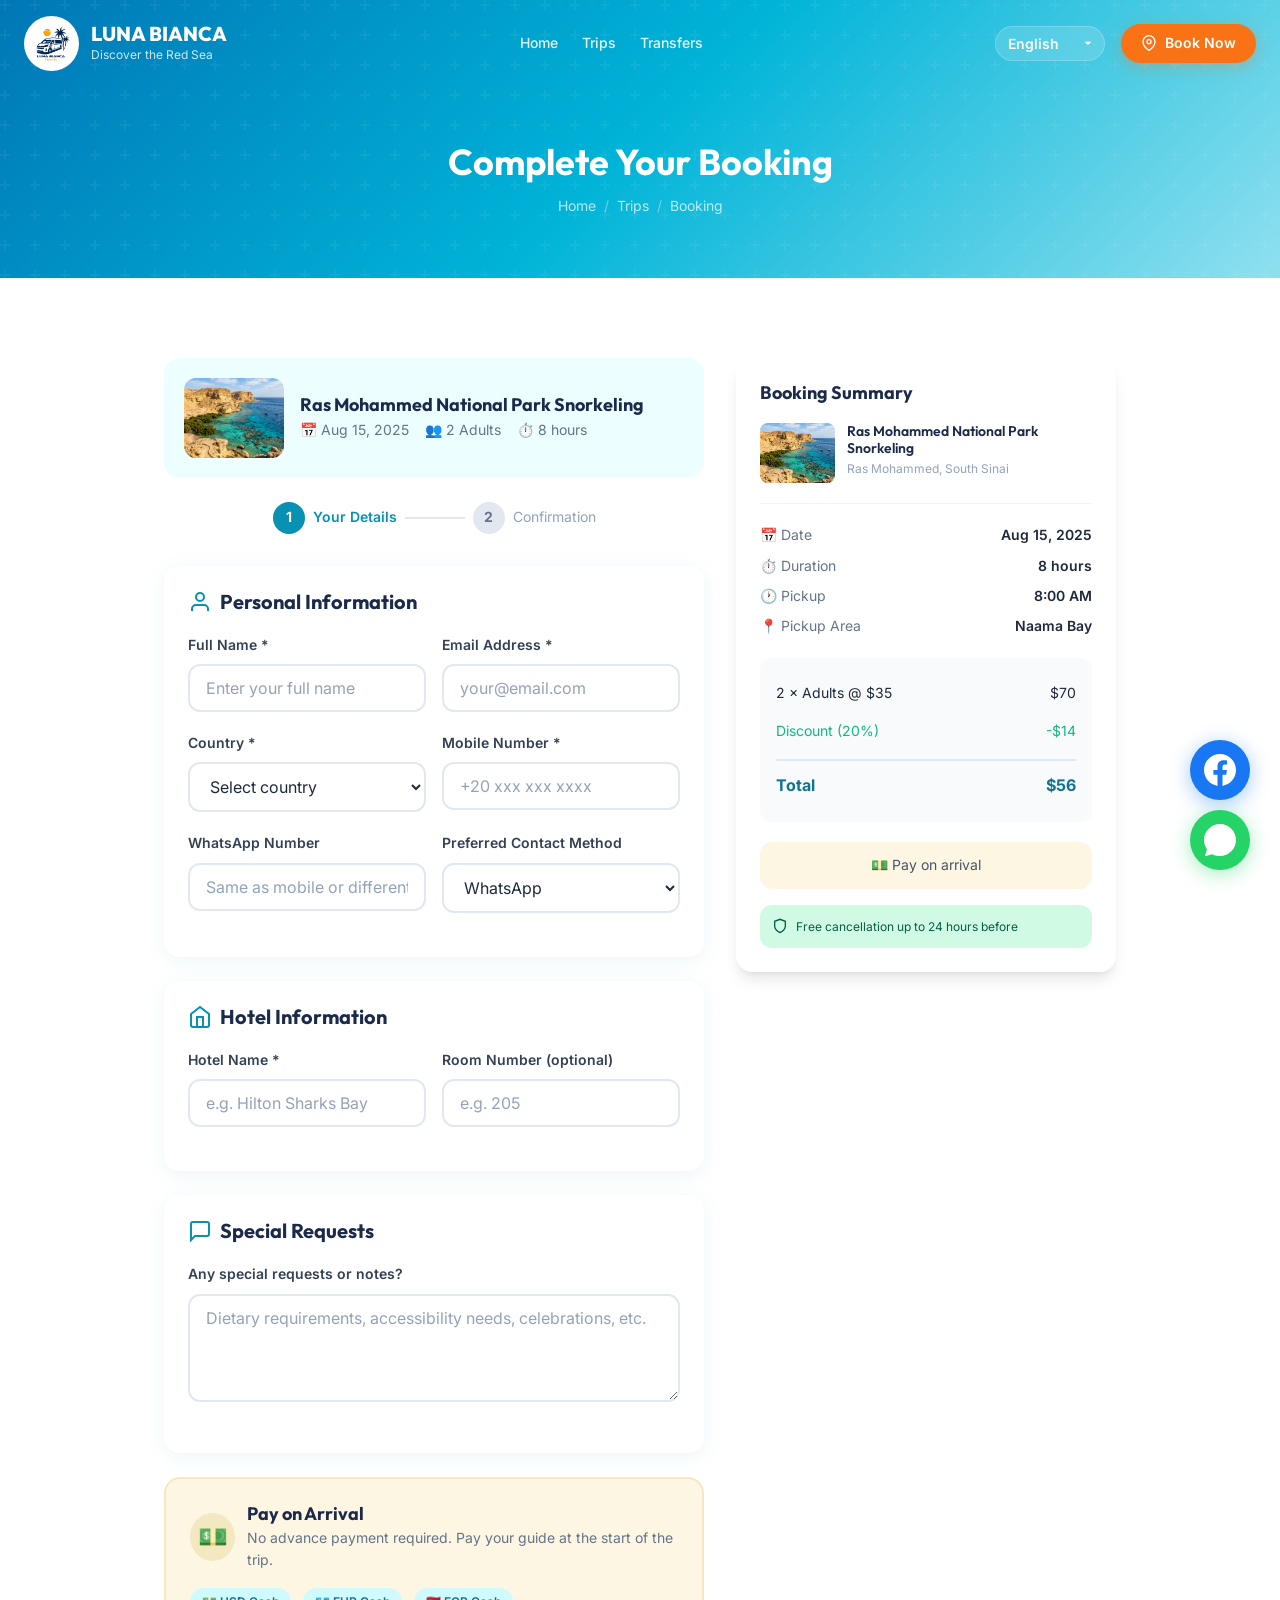
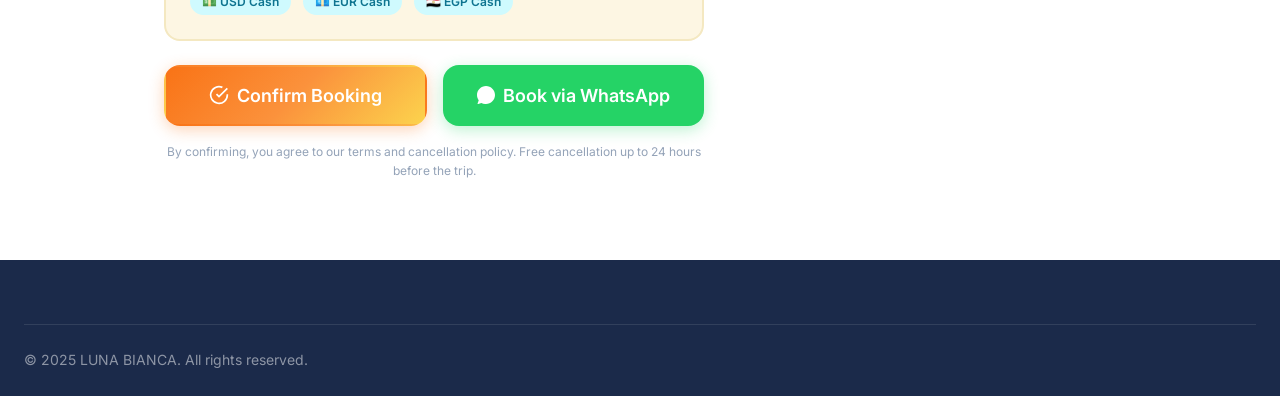
<file: book.html>
<!DOCTYPE html>
<html lang="en" dir="ltr">
<head>
  <meta charset="UTF-8">
  <meta name="viewport" content="width=device-width, initial-scale=1.0">
  <meta name="description" content="Complete your booking for tours, excursions, and transfers in Sharm El Sheikh. No advance payment required.">
  <title>Complete Your Booking — LUNA BIANCA</title>
  <link rel="icon" type="image/jpeg" href="image/LOGO.jpeg">
  <link rel="stylesheet" href="assets/css/style.css">
  <link rel="stylesheet" href="assets/css/responsive.css">
  <link rel="stylesheet" href="assets/css/rtl.css">
</head>
<body>
  <div class="scroll-progress"></div>

  <!-- NAVIGATION -->
  <nav class="navbar scrolled" id="navbar">
    <div class="container">
      <a href="index.html" class="navbar-brand">
        <img src="image/LOGO.jpeg" class="logo" alt="Luna Bianca">
        <div class="brand-text">
          <span class="brand-name" data-lang-en="LUNA BIANCA" data-lang-ar="لونا بيانكا">LUNA BIANCA</span>
          <span class="brand-tagline" data-lang-en="Discover the Red Sea" data-lang-ar="اكتشف البحر الأحمر">Discover the Red Sea</span>
        </div>
      </a>

      <div class="navbar-menu" id="navbarMenu">
        <div class="navbar-links">
          <a href="index.html">Home</a><a href="trips.html">Trips</a><a href="transfers.html">Transfers</a>
        </div>
      </div>

      <div class="header-right">
        <div class="lang-dropdown">
          <select id="langSelect" class="lang-select" aria-label="Select Language">
            <option value="en">English</option>
            <option value="ar">العربية</option>
            <option value="ru">Русский</option>
            <option value="it">Italiano</option>
            <option value="tr">Türkçe</option>
            <option value="he">עברית</option>
            <option value="fr">Français</option>
            <option value="es">Español</option>
          </select>
        </div>
        
        <a href="trips.html" class="navbar-cta">
          <svg width="16" height="16" fill="none" stroke="currentColor" stroke-width="2" viewBox="0 0 24 24"><path d="M21 10c0 7-9 13-9 13s-9-6-9-13a9 9 0 0118 0z"/><circle cx="12" cy="10" r="3"/></svg>
          <span data-lang-en="Book Now" data-lang-ar="احجز الآن" class="cta-text">Book Now</span>
        </a>

        
      </div>
    </div>
  </nav>

  <!-- PAGE HEADER -->
  <div class="page-header">
    <h1 data-lang-en="Complete Your Booking" data-lang-ar="أكمل حجزك">Complete Your Booking</h1>
    <div class="breadcrumb">
      <a href="index.html">Home</a><span class="separator">/</span>
      <a href="trips.html">Trips</a><span class="separator">/</span>
      <span data-lang-en="Booking" data-lang-ar="الحجز">Booking</span>
    </div>
  </div>

  <!-- BOOKING FORM -->
  <section class="section">
    <div class="container" style="max-width: 1000px;">
      <div style="display: grid; grid-template-columns: 1fr 380px; gap: var(--space-8);">
        <!-- Form -->
        <div>
          <!-- Trip Summary -->
          <div style="background: var(--primary-50); border-radius: var(--radius-xl); padding: var(--space-5); margin-bottom: var(--space-6); display: flex; gap: var(--space-4); align-items: center;">
            <img loading="lazy" src="assets/images/trips/ras-mohammed.png" alt="Ras Mohammed" style="width: 100px; height: 80px; border-radius: var(--radius-lg); object-fit: cover;">
            <div>
              <h3 style="font-size: var(--text-lg); margin-bottom: var(--space-1);">Ras Mohammed National Park Snorkeling</h3>
              <div style="display: flex; gap: var(--space-4); font-size: var(--text-sm); color: var(--gray-500);">
                <span>📅 Aug 15, 2025</span>
                <span>👥 2 Adults</span>
                <span>⏱️ 8 hours</span>
              </div>
            </div>
          </div>

          <!-- Progress Steps -->
          <div style="display: flex; align-items: center; justify-content: center; gap: var(--space-2); margin-bottom: var(--space-8);">
            <div style="display: flex; align-items: center; gap: var(--space-2);">
              <div style="width: 32px; height: 32px; border-radius: 50%; background: var(--primary); color: white; display: flex; align-items: center; justify-content: center; font-size: var(--text-sm); font-weight: 700;">1</div>
              <span style="font-size: var(--text-sm); font-weight: 600; color: var(--primary);" data-lang-en="Your Details" data-lang-ar="بياناتك">Your Details</span>
            </div>
            <div style="width: 60px; height: 2px; background: var(--gray-200);"></div>
            <div style="display: flex; align-items: center; gap: var(--space-2);">
              <div style="width: 32px; height: 32px; border-radius: 50%; background: var(--gray-200); color: var(--gray-500); display: flex; align-items: center; justify-content: center; font-size: var(--text-sm); font-weight: 700;">2</div>
              <span style="font-size: var(--text-sm); color: var(--gray-400);" data-lang-en="Confirmation" data-lang-ar="التأكيد">Confirmation</span>
            </div>
          </div>

          <form id="bookingForm" action="booking-confirmation.html" method="GET">
            <!-- Personal Information -->
            <div style="background: var(--white); border-radius: var(--radius-xl); padding: var(--space-6); box-shadow: var(--shadow-card); margin-bottom: var(--space-6);">
              <h3 style="font-size: var(--text-xl); margin-bottom: var(--space-5); display: flex; align-items: center; gap: var(--space-2);">
                <svg width="24" height="24" fill="none" stroke="var(--primary)" stroke-width="2" viewBox="0 0 24 24"><path d="M20 21v-2a4 4 0 00-4-4H8a4 4 0 00-4 4v2"/><circle cx="12" cy="7" r="4"/></svg>
                <span data-lang-en="Personal Information" data-lang-ar="المعلومات الشخصية">Personal Information</span>
              </h3>

              <div class="form-row">
                <div class="form-group">
                  <label data-lang-en="Full Name *" data-lang-ar="الاسم الكامل *">Full Name *</label>
                  <input type="text" class="form-control" placeholder="Enter your full name" required id="fullName">
                </div>
                <div class="form-group">
                  <label data-lang-en="Email Address *" data-lang-ar="البريد الإلكتروني *">Email Address *</label>
                  <input type="email" class="form-control" placeholder="your@email.com" required id="email">
                </div>
              </div>

              <div class="form-row">
                <div class="form-group">
                  <label data-lang-en="Country *" data-lang-ar="الدولة *">Country *</label>
                  <select class="form-control" required id="country">
                    <option value="">Select country</option>
                    <option value="EG">Egypt</option>
                    <option value="GB">United Kingdom</option>
                    <option value="DE">Germany</option>
                    <option value="FR">France</option>
                    <option value="IT">Italy</option>
                    <option value="ES">Spain</option>
                    <option value="NL">Netherlands</option>
                    <option value="PL">Poland</option>
                    <option value="RU">Russia</option>
                    <option value="UA">Ukraine</option>
                    <option value="US">United States</option>
                    <option value="CA">Canada</option>
                    <option value="AU">Australia</option>
                    <option value="SA">Saudi Arabia</option>
                    <option value="AE">UAE</option>
                    <option value="KW">Kuwait</option>
                    <option value="QA">Qatar</option>
                    <option value="JO">Jordan</option>
                    <option value="LB">Lebanon</option>
                    <option value="OTHER">Other</option>
                  </select>
                </div>
                <div class="form-group">
                  <label data-lang-en="Mobile Number *" data-lang-ar="رقم الموبايل *">Mobile Number *</label>
                  <input type="tel" class="form-control" placeholder="+20 xxx xxx xxxx" required id="mobile">
                </div>
              </div>

              <div class="form-row">
                <div class="form-group">
                  <label data-lang-en="WhatsApp Number" data-lang-ar="رقم واتساب">WhatsApp Number</label>
                  <input type="tel" class="form-control" placeholder="Same as mobile or different" id="whatsapp">
                </div>
                <div class="form-group">
                  <label data-lang-en="Preferred Contact Method" data-lang-ar="طريقة التواصل المفضلة">Preferred Contact Method</label>
                  <select class="form-control" id="contactMethod">
                    <option value="whatsapp">WhatsApp</option>
                    <option value="phone">Phone Call</option>
                    <option value="email">Email</option>
                  </select>
                </div>
              </div>
            </div>

            <!-- Hotel Information -->
            <div style="background: var(--white); border-radius: var(--radius-xl); padding: var(--space-6); box-shadow: var(--shadow-card); margin-bottom: var(--space-6);">
              <h3 style="font-size: var(--text-xl); margin-bottom: var(--space-5); display: flex; align-items: center; gap: var(--space-2);">
                <svg width="24" height="24" fill="none" stroke="var(--primary)" stroke-width="2" viewBox="0 0 24 24"><path d="M3 9l9-7 9 7v11a2 2 0 01-2 2H5a2 2 0 01-2-2z"/><polyline points="9 22 9 12 15 12 15 22"/></svg>
                <span data-lang-en="Hotel Information" data-lang-ar="معلومات الفندق">Hotel Information</span>
              </h3>

              <div class="form-row">
                <div class="form-group">
                  <label data-lang-en="Hotel Name *" data-lang-ar="اسم الفندق *">Hotel Name *</label>
                  <input type="text" class="form-control" placeholder="e.g. Hilton Sharks Bay" required id="hotel">
                </div>
                <div class="form-group">
                  <label data-lang-en="Room Number (optional)" data-lang-ar="رقم الغرفة (اختياري)">Room Number (optional)</label>
                  <input type="text" class="form-control" placeholder="e.g. 205" id="room">
                </div>
              </div>
            </div>

            <!-- Special Requests -->
            <div style="background: var(--white); border-radius: var(--radius-xl); padding: var(--space-6); box-shadow: var(--shadow-card); margin-bottom: var(--space-6);">
              <h3 style="font-size: var(--text-xl); margin-bottom: var(--space-5); display: flex; align-items: center; gap: var(--space-2);">
                <svg width="24" height="24" fill="none" stroke="var(--primary)" stroke-width="2" viewBox="0 0 24 24"><path d="M21 15a2 2 0 01-2 2H7l-4 4V5a2 2 0 012-2h14a2 2 0 012 2z"/></svg>
                <span data-lang-en="Special Requests" data-lang-ar="طلبات خاصة">Special Requests</span>
              </h3>

              <div class="form-group">
                <label data-lang-en="Any special requests or notes?" data-lang-ar="هل لديك أي طلبات خاصة؟">Any special requests or notes?</label>
                <textarea class="form-control" rows="4" placeholder="Dietary requirements, accessibility needs, celebrations, etc." id="specialRequests"></textarea>
              </div>
            </div>

            <!-- Payment Info -->
            <div style="background: var(--sand-light); border-radius: var(--radius-xl); padding: var(--space-6); margin-bottom: var(--space-6); border: 2px solid var(--sand);">
              <div style="display: flex; align-items: center; gap: var(--space-3); margin-bottom: var(--space-4);">
                <div style="width: 48px; height: 48px; border-radius: 50%; background: var(--sand); display: flex; align-items: center; justify-content: center; font-size: 24px;">💵</div>
                <div>
                  <h3 style="font-size: var(--text-lg); margin-bottom: 2px;" data-lang-en="Pay on Arrival" data-lang-ar="الدفع عند الوصول">Pay on Arrival</h3>
                  <p style="font-size: var(--text-sm); color: var(--gray-500);" data-lang-en="No advance payment required. Pay your guide at the start of the trip." data-lang-ar="لا حاجة للدفع المسبق. ادفع للمرشد في بداية الرحلة.">No advance payment required. Pay your guide at the start of the trip.</p>
                </div>
              </div>
              <div style="display: flex; gap: var(--space-3); flex-wrap: wrap;">
                <span class="badge badge-primary">💵 USD Cash</span>
                <span class="badge badge-primary">💶 EUR Cash</span>
                <span class="badge badge-primary">🇪🇬 EGP Cash</span>
              </div>
            </div>

            <!-- Honeypot (spam protection) -->
            <input type="text" name="website" style="display: none;" tabindex="-1" autocomplete="off">

            <!-- Submit -->
            <div style="display: flex; gap: var(--space-4); align-items: center; flex-wrap: wrap;">
              <button type="submit" class="btn btn-accent btn-lg" style="flex: 1; min-width: 200px;">
                <svg width="20" height="20" fill="none" stroke="currentColor" stroke-width="2" viewBox="0 0 24 24"><path d="M22 11.08V12a10 10 0 11-5.93-9.14"/><polyline points="22 4 12 14.01 9 11.01"/></svg>
                <span data-lang-en="Confirm Booking" data-lang-ar="تأكيد الحجز">Confirm Booking</span>
              </button>
              <a href="https://wa.me/201234567890?text=Hi!%20I%20want%20to%20book%20Ras%20Mohammed%20Snorkeling%20for%202%20adults" class="btn btn-whatsapp btn-lg" target="_blank">
                <svg width="18" height="18" viewBox="0 0 24 24" fill="currentColor"><path d="M17.472 14.382c-.297-.149-1.758-.867-2.03-.967-.273-.099-.471-.148-.67.15-.197.297-.767.966-.94 1.164-.173.199-.347.223-.644.075-.297-.15-1.255-.463-2.39-1.475-.883-.788-1.48-1.761-1.653-2.059-.173-.297-.018-.458.13-.606.134-.133.298-.347.446-.52.149-.174.198-.298.298-.497.099-.198.05-.371-.025-.52-.075-.149-.669-1.612-.916-2.207-.242-.579-.487-.5-.669-.51-.173-.008-.371-.01-.57-.01-.198 0-.52.074-.792.372-.272.297-1.04 1.016-1.04 2.479 0 1.462 1.065 2.875 1.213 3.074.149.198 2.096 3.2 5.077 4.487.709.306 1.262.489 1.694.625.712.227 1.36.195 1.871.118.571-.085 1.758-.719 2.006-1.413.248-.694.248-1.289.173-1.413-.074-.124-.272-.198-.57-.347z"/><path d="M12 0C5.373 0 0 5.373 0 12c0 2.625.846 5.059 2.284 7.034L.789 23.492a.5.5 0 00.611.611l4.458-1.495A11.943 11.943 0 0012 24c6.627 0 12-5.373 12-12S18.627 0 12 0z"/></svg>
                <span data-lang-en="Book via WhatsApp" data-lang-ar="احجز عبر واتساب">Book via WhatsApp</span>
              </a>
            </div>

            <p style="font-size: var(--text-xs); color: var(--gray-400); margin-top: var(--space-4); text-align: center;" data-lang-en="By confirming, you agree to our terms and cancellation policy. Free cancellation up to 24 hours before the trip." data-lang-ar="بتأكيد الحجز، أنت توافق على شروطنا وسياسة الإلغاء. إلغاء مجاني حتى 24 ساعة قبل الرحلة.">By confirming, you agree to our terms and cancellation policy. Free cancellation up to 24 hours before the trip.</p>
          </form>
        </div>

        <!-- Booking Summary Sidebar -->
        <div>
          <div class="booking-sidebar" style="position: sticky; top: 100px;">
            <h3 style="font-size: var(--text-lg); margin-bottom: var(--space-5);" data-lang-en="Booking Summary" data-lang-ar="ملخص الحجز">Booking Summary</h3>

            <div style="display: flex; gap: var(--space-3); margin-bottom: var(--space-5); padding-bottom: var(--space-5); border-bottom: 1px solid var(--gray-100);">
              <img loading="lazy" src="assets/images/trips/ras-mohammed.png" alt="" style="width: 80px; height: 60px; border-radius: var(--radius-md); object-fit: cover;">
              <div>
                <h4 style="font-size: var(--text-sm); font-weight: 600; margin-bottom: 2px;">Ras Mohammed National Park Snorkeling</h4>
                <p style="font-size: var(--text-xs); color: var(--gray-400);">Ras Mohammed, South Sinai</p>
              </div>
            </div>

            <div style="margin-bottom: var(--space-5);">
              <div style="display: flex; justify-content: space-between; margin-bottom: var(--space-2); font-size: var(--text-sm);">
                <span style="color: var(--gray-500);">📅 Date</span>
                <span style="font-weight: 600;">Aug 15, 2025</span>
              </div>
              <div style="display: flex; justify-content: space-between; margin-bottom: var(--space-2); font-size: var(--text-sm);">
                <span style="color: var(--gray-500);">⏱️ Duration</span>
                <span style="font-weight: 600;">8 hours</span>
              </div>
              <div style="display: flex; justify-content: space-between; margin-bottom: var(--space-2); font-size: var(--text-sm);">
                <span style="color: var(--gray-500);">🕐 Pickup</span>
                <span style="font-weight: 600;">8:00 AM</span>
              </div>
              <div style="display: flex; justify-content: space-between; margin-bottom: var(--space-2); font-size: var(--text-sm);">
                <span style="color: var(--gray-500);">📍 Pickup Area</span>
                <span style="font-weight: 600;">Naama Bay</span>
              </div>
            </div>

            <div class="booking-summary">
              <div class="booking-summary-row">
                <span>2 × Adults @ $35</span>
                <span>$70</span>
              </div>
              <div class="booking-summary-row" style="color: var(--success);">
                <span>Discount (20%)</span>
                <span>-$14</span>
              </div>
              <div class="booking-summary-row total">
                <span data-lang-en="Total" data-lang-ar="الإجمالي">Total</span>
                <span>$56</span>
              </div>
            </div>

            <div style="background: var(--sand-light); border-radius: var(--radius-lg); padding: var(--space-3); text-align: center; font-size: var(--text-sm); color: var(--gray-600);">
              💵 Pay on arrival
            </div>

            <div style="margin-top: var(--space-4); padding: var(--space-3); background: #D1FAE5; border-radius: var(--radius-lg); display: flex; align-items: center; gap: var(--space-2); font-size: var(--text-xs); color: #065F46;">
              <svg width="16" height="16" fill="none" stroke="currentColor" stroke-width="2" viewBox="0 0 24 24"><path d="M12 22s8-4 8-10V5l-8-3-8 3v7c0 6 8 10 8 10z"/></svg>
              <span data-lang-en="Free cancellation up to 24 hours before" data-lang-ar="إلغاء مجاني حتى 24 ساعة قبل الرحلة">Free cancellation up to 24 hours before</span>
            </div>
          </div>
        </div>
      </div>
    </div>
  </section>

  <!-- FOOTER -->
  <footer class="footer">
    <div class="container">
      <div class="footer-bottom"><p>&copy; 2025 LUNA BIANCA. All rights reserved.</p></div>
    </div>
  </footer>

  
  <!-- ============================================================
       FACEBOOK FLOAT
       ============================================================ -->
  <a href="https://www.facebook.com/share/1Ji1PKL6av/?mibextid=wwXIfr" class="facebook-float" target="_blank" rel="noopener noreferrer" aria-label="Facebook">
    <svg viewBox="0 0 24 24"><path d="M24 12.073c0-6.627-5.373-12-12-12s-12 5.373-12 12c0 5.99 4.388 10.954 10.125 11.854v-8.385H7.078v-3.469h3.047V9.43c0-3.007 1.792-4.669 4.533-4.669 1.312 0 2.686.235 2.686.235v2.953H15.83c-1.491 0-1.956.925-1.956 1.874v2.25h3.328l-.532 3.469h-2.796v8.385C19.612 23.027 24 18.062 24 12.073z"/></svg>
  </a>

  <a href="https://wa.me/201515682365" class="whatsapp-float" target="_blank"><svg viewBox="0 0 24 24"><path d="M17.472 14.382c-.297-.149-1.758-.867-2.03-.967-.273-.099-.471-.148-.67.15-.197.297-.767.966-.94 1.164-.173.199-.347.223-.644.075-.297-.15-1.255-.463-2.39-1.475-.883-.788-1.48-1.761-1.653-2.059-.173-.297-.018-.458.13-.606.134-.133.298-.347.446-.52.149-.174.198-.298.298-.497.099-.198.05-.371-.025-.52-.075-.149-.669-1.612-.916-2.207-.242-.579-.487-.5-.669-.51-.173-.008-.371-.01-.57-.01-.198 0-.52.074-.792.372-.272.297-1.04 1.016-1.04 2.479 0 1.462 1.065 2.875 1.213 3.074.149.198 2.096 3.2 5.077 4.487.709.306 1.262.489 1.694.625.712.227 1.36.195 1.871.118.571-.085 1.758-.719 2.006-1.413.248-.694.248-1.289.173-1.413-.074-.124-.272-.198-.57-.347z"/><path d="M12 0C5.373 0 0 5.373 0 12c0 2.625.846 5.059 2.284 7.034L.789 23.492a.5.5 0 00.611.611l4.458-1.495A11.943 11.943 0 0012 24c6.627 0 12-5.373 12-12S18.627 0 12 0z"/></svg></a>

  <script src="assets/js/main.js"></script>
  <script>
    // Form validation
    document.getElementById('bookingForm').addEventListener('submit', function(e) {
      e.preventDefault();
      const name = document.getElementById('fullName').value.trim();
      const email = document.getElementById('email').value.trim();
      const country = document.getElementById('country').value;
      const mobile = document.getElementById('mobile').value.trim();
      const hotel = document.getElementById('hotel').value.trim();

      if (!name || !email || !country || !mobile || !hotel) {
        showToast('Please fill in all required fields', 'error');
        return;
      }

      // Redirect to confirmation
      window.location.href = 'booking-confirmation.html';
    });
  </script>

  <!-- Google Translate -->
  <div id="google_translate_element" style="display:none;"></div>
  <script type="text/javascript">
    function googleTranslateElementInit() {
      new google.translate.TranslateElement({pageLanguage: 'en', autoDisplay: false}, 'google_translate_element');
    }
  </script>
  <script type="text/javascript" src="https://translate.google.com/translate_a/element.js?cb=googleTranslateElementInit"></script>

</body>
</html>
</file>
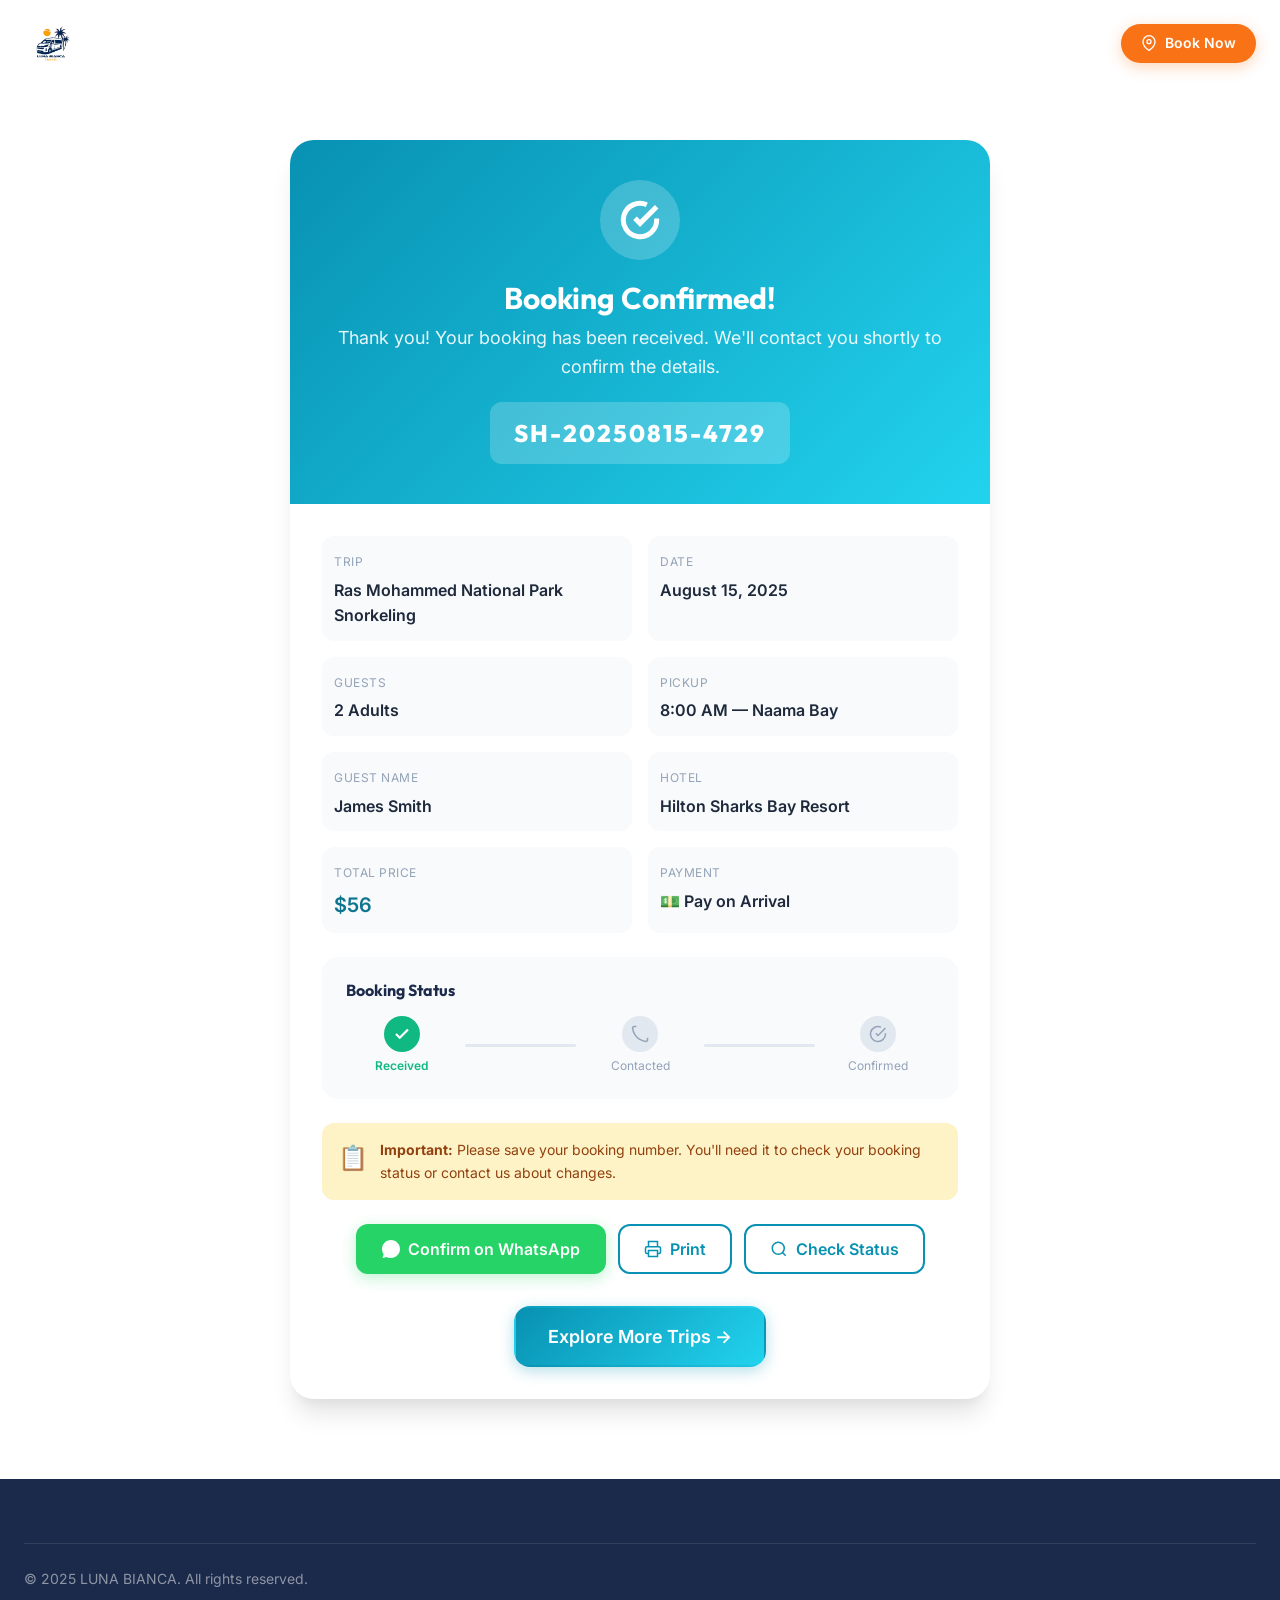
<file: booking-confirmation.html>
<!DOCTYPE html>
<html lang="en" dir="ltr">
<head>
  <meta charset="UTF-8">
  <meta name="viewport" content="width=device-width, initial-scale=1.0">
  <meta name="description" content="Your booking is confirmed! View your booking details and confirmation number.">
  <title>Booking Confirmed! — LUNA BIANCA</title>
  <link rel="icon" type="image/jpeg" href="image/LOGO.jpeg">
  <link rel="stylesheet" href="assets/css/style.css">
  <link rel="stylesheet" href="assets/css/responsive.css">
  <link rel="stylesheet" href="assets/css/rtl.css">
  <style>
    .confetti {
      position: fixed;
      top: 0;
      left: 0;
      right: 0;
      bottom: 0;
      pointer-events: none;
      z-index: 100;
      overflow: hidden;
    }
    .confetti-piece {
      position: absolute;
      width: 10px;
      height: 10px;
      border-radius: 2px;
      top: -20px;
      animation: confetti-fall 3s ease-in-out forwards;
    }
    @keyframes confetti-fall {
      0% { transform: translateY(0) rotate(0deg); opacity: 1; }
      100% { transform: translateY(100vh) rotate(720deg); opacity: 0; }
    }
    .check-animation {
      animation: checkBounce 0.6s cubic-bezier(0.175, 0.885, 0.32, 1.275) 0.3s both;
    }
    @keyframes checkBounce {
      0% { transform: scale(0); }
      50% { transform: scale(1.2); }
      100% { transform: scale(1); }
    }
  </style>
</head>
<body>
  <!-- NAVIGATION -->
  <nav class="navbar scrolled" id="navbar">
    <div class="container">
      <a href="index.html" class="navbar-brand">
        <img src="image/LOGO.jpeg" class="logo" alt="Luna Bianca">
        <div class="brand-text">
          <span class="brand-name" data-lang-en="LUNA BIANCA" data-lang-ar="لونا بيانكا">LUNA BIANCA</span>
          <span class="brand-tagline" data-lang-en="Discover the Red Sea" data-lang-ar="اكتشف البحر الأحمر">Discover the Red Sea</span>
        </div>
      </a>

      <div class="navbar-menu" id="navbarMenu">
        <div class="navbar-links"><a href="index.html">Home</a><a href="trips.html">Trips</a><a href="transfers.html">Transfers</a></div>
      </div>

      <div class="header-right">
        <div class="lang-dropdown">
          <select id="langSelect" class="lang-select" aria-label="Select Language">
            <option value="en">English</option>
            <option value="ar">العربية</option>
            <option value="ru">Русский</option>
            <option value="it">Italiano</option>
            <option value="tr">Türkçe</option>
            <option value="he">עברית</option>
            <option value="fr">Français</option>
            <option value="es">Español</option>
          </select>
        </div>
        
        <a href="trips.html" class="navbar-cta">
          <svg width="16" height="16" fill="none" stroke="currentColor" stroke-width="2" viewBox="0 0 24 24"><path d="M21 10c0 7-9 13-9 13s-9-6-9-13a9 9 0 0118 0z"/><circle cx="12" cy="10" r="3"/></svg>
          <span data-lang-en="Book Now" data-lang-ar="احجز الآن" class="cta-text">Book Now</span>
        </a>

        
      </div>
    </div>
  </nav>

  <!-- CONFETTI -->
  <div class="confetti" id="confetti"></div>

  <!-- CONFIRMATION -->
  <section class="section" style="padding-top: 140px;">
    <div class="container">
      <div class="confirmation-card" style="animation: fadeInUp 0.8s ease;">
        <!-- Header -->
        <div class="confirmation-header">
          <div class="confirmation-check check-animation">
            <svg width="40" height="40" fill="none" stroke="currentColor" stroke-width="3" viewBox="0 0 24 24"><path d="M22 11.08V12a10 10 0 11-5.93-9.14"/><polyline points="22 4 12 14.01 9 11.01"/></svg>
          </div>
          <h1 data-lang-en="Booking Confirmed!" data-lang-ar="تم تأكيد الحجز!">Booking Confirmed!</h1>
          <p data-lang-en="Thank you! Your booking has been received. We'll contact you shortly to confirm the details." data-lang-ar="شكراً لك! تم استلام حجزك. سنتواصل معك قريباً لتأكيد التفاصيل.">Thank you! Your booking has been received. We'll contact you shortly to confirm the details.</p>
          <div class="booking-number">SH-20250815-4729</div>
        </div>

        <!-- Body -->
        <div class="confirmation-body">
          <!-- Booking Details -->
          <div class="confirmation-details">
            <div class="confirmation-detail">
              <label data-lang-en="Trip" data-lang-ar="الرحلة">Trip</label>
              <p>Ras Mohammed National Park Snorkeling</p>
            </div>
            <div class="confirmation-detail">
              <label data-lang-en="Date" data-lang-ar="التاريخ">Date</label>
              <p>August 15, 2025</p>
            </div>
            <div class="confirmation-detail">
              <label data-lang-en="Guests" data-lang-ar="الضيوف">Guests</label>
              <p>2 Adults</p>
            </div>
            <div class="confirmation-detail">
              <label data-lang-en="Pickup" data-lang-ar="التوصيل">Pickup</label>
              <p>8:00 AM — Naama Bay</p>
            </div>
            <div class="confirmation-detail">
              <label data-lang-en="Guest Name" data-lang-ar="اسم الضيف">Guest Name</label>
              <p>James Smith</p>
            </div>
            <div class="confirmation-detail">
              <label data-lang-en="Hotel" data-lang-ar="الفندق">Hotel</label>
              <p>Hilton Sharks Bay Resort</p>
            </div>
            <div class="confirmation-detail">
              <label data-lang-en="Total Price" data-lang-ar="السعر الإجمالي">Total Price</label>
              <p style="color: var(--primary-dark); font-size: var(--text-xl);">$56</p>
            </div>
            <div class="confirmation-detail">
              <label data-lang-en="Payment" data-lang-ar="الدفع">Payment</label>
              <p>💵 Pay on Arrival</p>
            </div>
          </div>

          <!-- Status Tracker -->
          <div style="background: var(--gray-50); border-radius: var(--radius-xl); padding: var(--space-6); margin-bottom: var(--space-6);">
            <h3 style="font-size: var(--text-base); margin-bottom: var(--space-4);" data-lang-en="Booking Status" data-lang-ar="حالة الحجز">Booking Status</h3>
            <div style="display: flex; align-items: center; gap: var(--space-2);">
              <div style="display: flex; flex-direction: column; align-items: center; flex: 1;">
                <div style="width: 36px; height: 36px; border-radius: 50%; background: var(--success); display: flex; align-items: center; justify-content: center;">
                  <svg width="18" height="18" fill="none" stroke="white" stroke-width="3" viewBox="0 0 24 24"><polyline points="20 6 9 17 4 12"/></svg>
                </div>
                <span style="font-size: var(--text-xs); margin-top: var(--space-1); color: var(--success); font-weight: 600;">Received</span>
              </div>
              <div style="flex: 1; height: 3px; background: var(--gray-200); border-radius: 2px;"></div>
              <div style="display: flex; flex-direction: column; align-items: center; flex: 1;">
                <div style="width: 36px; height: 36px; border-radius: 50%; background: var(--gray-200); display: flex; align-items: center; justify-content: center;">
                  <svg width="18" height="18" fill="none" stroke="var(--gray-400)" stroke-width="2" viewBox="0 0 24 24"><path d="M22 16.92v3a2 2 0 01-2.18 2 19.79 19.79 0 01-8.63-3.07 19.5 19.5 0 01-6-6 19.79 19.79 0 01-3.07-8.67A2 2 0 014.11 2h3"/></svg>
                </div>
                <span style="font-size: var(--text-xs); margin-top: var(--space-1); color: var(--gray-400);">Contacted</span>
              </div>
              <div style="flex: 1; height: 3px; background: var(--gray-200); border-radius: 2px;"></div>
              <div style="display: flex; flex-direction: column; align-items: center; flex: 1;">
                <div style="width: 36px; height: 36px; border-radius: 50%; background: var(--gray-200); display: flex; align-items: center; justify-content: center;">
                  <svg width="18" height="18" fill="none" stroke="var(--gray-400)" stroke-width="2" viewBox="0 0 24 24"><path d="M22 11.08V12a10 10 0 11-5.93-9.14"/><polyline points="22 4 12 14.01 9 11.01"/></svg>
                </div>
                <span style="font-size: var(--text-xs); margin-top: var(--space-1); color: var(--gray-400);">Confirmed</span>
              </div>
            </div>
          </div>

          <!-- Important Info -->
          <div style="background: #FEF3C7; border-radius: var(--radius-lg); padding: var(--space-4); margin-bottom: var(--space-6); display: flex; gap: var(--space-3);">
            <span style="font-size: 24px;">📋</span>
            <div style="font-size: var(--text-sm); color: #92400E;">
              <strong data-lang-en="Important:" data-lang-ar="هام:">Important:</strong>
              <span data-lang-en=" Please save your booking number. You'll need it to check your booking status or contact us about changes." data-lang-ar=" يرجى حفظ رقم حجزك. ستحتاجه لتتبع حالة حجزك أو التواصل معنا بخصوص أي تعديلات."> Please save your booking number. You'll need it to check your booking status or contact us about changes.</span>
            </div>
          </div>

          <!-- Actions -->
          <div class="confirmation-actions">
            <a href="https://wa.me/201234567890?text=Hi!%20My%20booking%20number%20is%20SH-20250815-4729.%20I%20booked%20Ras%20Mohammed%20Snorkeling%20for%202%20adults%20on%20Aug%2015.%20Total:%20$56." class="btn btn-whatsapp" target="_blank">
              <svg width="18" height="18" viewBox="0 0 24 24" fill="currentColor"><path d="M17.472 14.382c-.297-.149-1.758-.867-2.03-.967-.273-.099-.471-.148-.67.15-.197.297-.767.966-.94 1.164-.173.199-.347.223-.644.075-.297-.15-1.255-.463-2.39-1.475-.883-.788-1.48-1.761-1.653-2.059-.173-.297-.018-.458.13-.606.134-.133.298-.347.446-.52.149-.174.198-.298.298-.497.099-.198.05-.371-.025-.52-.075-.149-.669-1.612-.916-2.207-.242-.579-.487-.5-.669-.51-.173-.008-.371-.01-.57-.01-.198 0-.52.074-.792.372-.272.297-1.04 1.016-1.04 2.479 0 1.462 1.065 2.875 1.213 3.074.149.198 2.096 3.2 5.077 4.487.709.306 1.262.489 1.694.625.712.227 1.36.195 1.871.118.571-.085 1.758-.719 2.006-1.413.248-.694.248-1.289.173-1.413-.074-.124-.272-.198-.57-.347z"/><path d="M12 0C5.373 0 0 5.373 0 12c0 2.625.846 5.059 2.284 7.034L.789 23.492a.5.5 0 00.611.611l4.458-1.495A11.943 11.943 0 0012 24c6.627 0 12-5.373 12-12S18.627 0 12 0z"/></svg>
              <span data-lang-en="Confirm on WhatsApp" data-lang-ar="تأكيد عبر واتساب">Confirm on WhatsApp</span>
            </a>
            <button class="btn btn-outline-primary" onclick="window.print()">
              <svg width="18" height="18" fill="none" stroke="currentColor" stroke-width="2" viewBox="0 0 24 24"><polyline points="6 9 6 2 18 2 18 9"/><path d="M6 18H4a2 2 0 01-2-2v-5a2 2 0 012-2h16a2 2 0 012 2v5a2 2 0 01-2 2h-2"/><rect x="6" y="14" width="12" height="8"/></svg>
              <span data-lang-en="Print" data-lang-ar="طباعة">Print</span>
            </button>
            <a href="check-booking.html" class="btn btn-outline-primary">
              <svg width="18" height="18" fill="none" stroke="currentColor" stroke-width="2" viewBox="0 0 24 24"><circle cx="11" cy="11" r="8"/><path d="m21 21-4.35-4.35"/></svg>
              <span data-lang-en="Check Status" data-lang-ar="تتبع الحجز">Check Status</span>
            </a>
          </div>

          <div class="text-center" style="margin-top: var(--space-8);">
            <a href="trips.html" class="btn btn-primary btn-lg" data-lang-en="Explore More Trips →" data-lang-ar="استكشف رحلات أخرى →">Explore More Trips →</a>
          </div>
        </div>
      </div>
    </div>
  </section>

  <!-- FOOTER -->
  <footer class="footer"><div class="container"><div class="footer-bottom"><p>&copy; 2025 LUNA BIANCA. All rights reserved.</p></div></div></footer>

  <script src="assets/js/main.js"></script>
  <script>
    // Confetti animation
    function createConfetti() {
      const container = document.getElementById('confetti');
      const colors = ['#0891B2', '#22D3EE', '#F97316', '#FF6B6B', '#10B981', '#FBBF24', '#F4E8C1'];
      for (let i = 0; i < 60; i++) {
        const piece = document.createElement('div');
        piece.className = 'confetti-piece';
        piece.style.left = Math.random() * 100 + '%';
        piece.style.backgroundColor = colors[Math.floor(Math.random() * colors.length)];
        piece.style.animationDelay = Math.random() * 2 + 's';
        piece.style.animationDuration = (2 + Math.random() * 2) + 's';
        piece.style.width = (5 + Math.random() * 10) + 'px';
        piece.style.height = (5 + Math.random() * 10) + 'px';
        container.appendChild(piece);
      }
      setTimeout(() => container.remove(), 5000);
    }
    createConfetti();
  </script>

  <!-- Google Translate -->
  <div id="google_translate_element" style="display:none;"></div>
  <script type="text/javascript">
    function googleTranslateElementInit() {
      new google.translate.TranslateElement({pageLanguage: 'en', autoDisplay: false}, 'google_translate_element');
    }
  </script>
  <script type="text/javascript" src="https://translate.google.com/translate_a/element.js?cb=googleTranslateElementInit"></script>

</body>
</html>
</file>
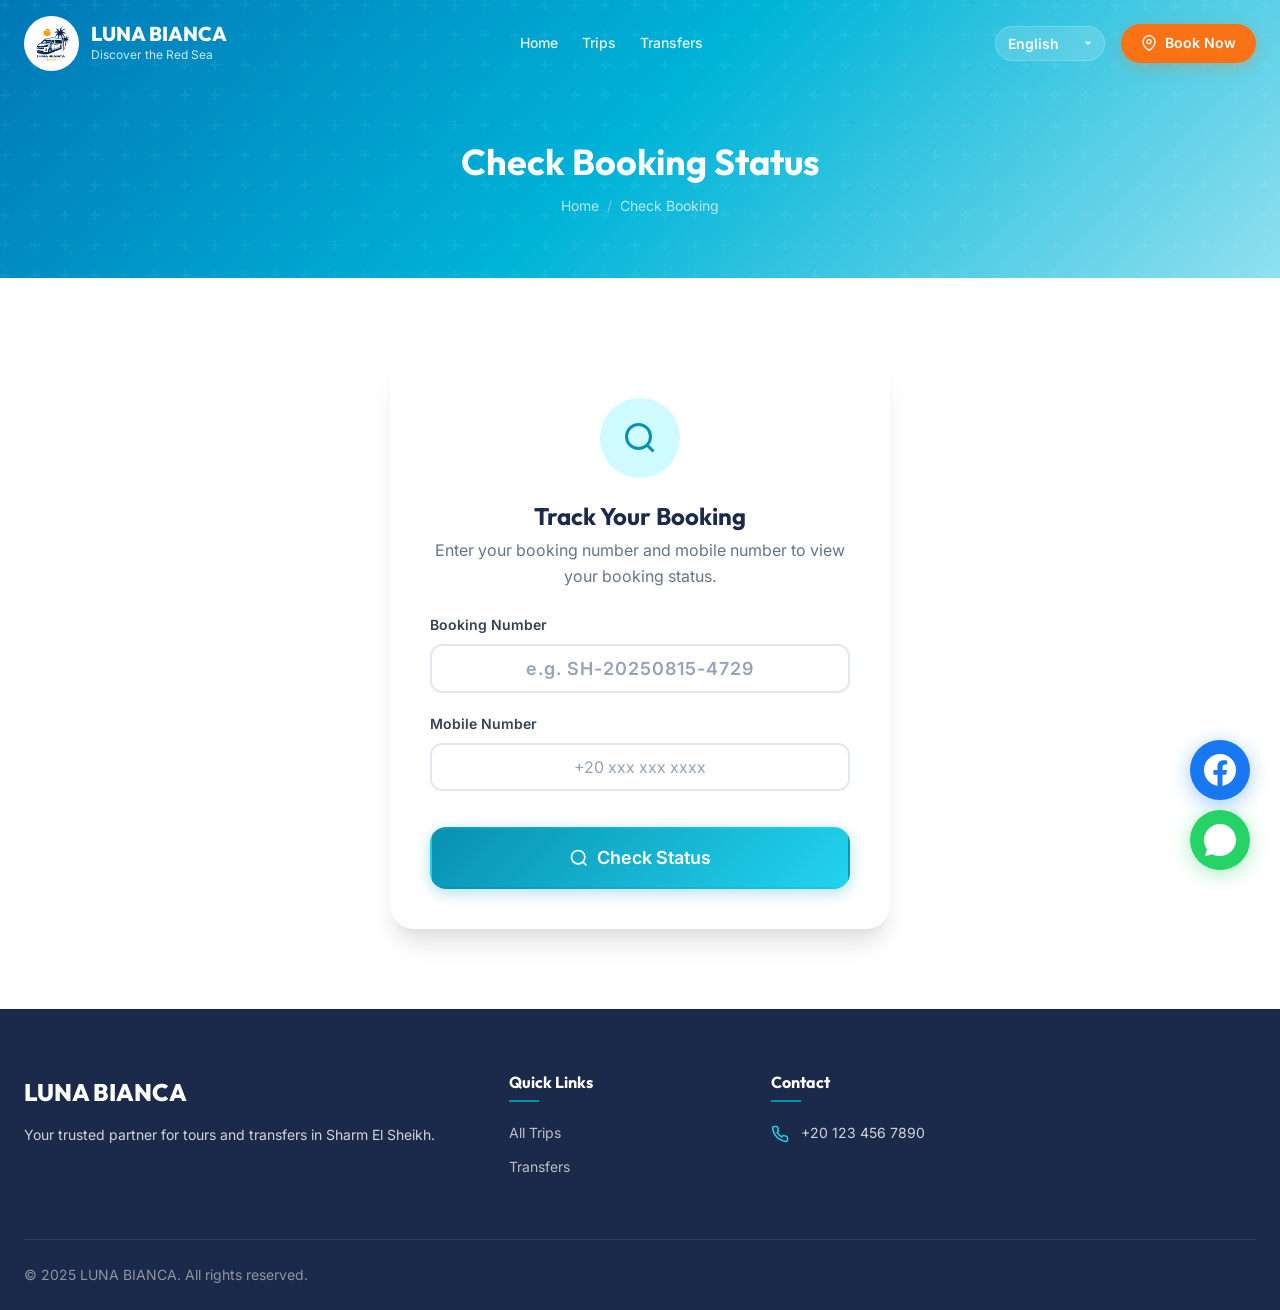
<file: check-booking.html>
<!DOCTYPE html>
<html lang="en" dir="ltr">
<head>
  <meta charset="UTF-8">
  <meta name="viewport" content="width=device-width, initial-scale=1.0">
  <meta name="description" content="Check your booking status with your booking number and mobile number.">
  <title>Check Booking Status — LUNA BIANCA</title>
  <link rel="icon" type="image/jpeg" href="image/LOGO.jpeg">
  <link rel="stylesheet" href="assets/css/style.css">
  <link rel="stylesheet" href="assets/css/responsive.css">
  <link rel="stylesheet" href="assets/css/rtl.css">
</head>
<body>
  <div class="scroll-progress"></div>

  <!-- NAVIGATION -->
  <nav class="navbar scrolled" id="navbar">
    <div class="container">
      <a href="index.html" class="navbar-brand">
        <img src="image/LOGO.jpeg" class="logo" alt="Luna Bianca">
        <div class="brand-text">
          <span class="brand-name" data-lang-en="LUNA BIANCA" data-lang-ar="لونا بيانكا">LUNA BIANCA</span>
          <span class="brand-tagline" data-lang-en="Discover the Red Sea" data-lang-ar="اكتشف البحر الأحمر">Discover the Red Sea</span>
        </div>
      </a>

      <div class="navbar-menu" id="navbarMenu">
        <div class="navbar-links"><a href="index.html">Home</a><a href="trips.html">Trips</a><a href="transfers.html">Transfers</a></div>
      </div>

      <div class="header-right">
        <div class="lang-dropdown">
          <select id="langSelect" class="lang-select" aria-label="Select Language">
            <option value="en">English</option>
            <option value="ar">العربية</option>
            <option value="ru">Русский</option>
            <option value="it">Italiano</option>
            <option value="tr">Türkçe</option>
            <option value="he">עברית</option>
            <option value="fr">Français</option>
            <option value="es">Español</option>
          </select>
        </div>
        
        <a href="trips.html" class="navbar-cta">
          <svg width="16" height="16" fill="none" stroke="currentColor" stroke-width="2" viewBox="0 0 24 24"><path d="M21 10c0 7-9 13-9 13s-9-6-9-13a9 9 0 0118 0z"/><circle cx="12" cy="10" r="3"/></svg>
          <span data-lang-en="Book Now" data-lang-ar="احجز الآن" class="cta-text">Book Now</span>
        </a>

        
      </div>
    </div>
  </nav>

  <div class="page-header">
    <h1 data-lang-en="Check Booking Status" data-lang-ar="تتبع حالة الحجز">Check Booking Status</h1>
    <div class="breadcrumb"><a href="index.html">Home</a><span class="separator">/</span><span>Check Booking</span></div>
  </div>

  <section class="section">
    <div class="container">
      <!-- Search Form -->
      <div class="check-booking-form" id="searchForm">
        <div class="form-icon">
          <svg width="36" height="36" fill="none" stroke="currentColor" stroke-width="2" viewBox="0 0 24 24"><circle cx="11" cy="11" r="8"/><path d="m21 21-4.35-4.35"/></svg>
        </div>
        <h2 style="font-size: var(--text-2xl); margin-bottom: var(--space-2);" data-lang-en="Track Your Booking" data-lang-ar="تتبع حجزك">Track Your Booking</h2>
        <p style="color: var(--gray-500); margin-bottom: var(--space-6);" data-lang-en="Enter your booking number and mobile number to view your booking status." data-lang-ar="أدخل رقم الحجز ورقم الموبايل لعرض حالة حجزك.">Enter your booking number and mobile number to view your booking status.</p>

        <form id="checkBookingForm">
          <div class="form-group" style="text-align: left;">
            <label data-lang-en="Booking Number" data-lang-ar="رقم الحجز">Booking Number</label>
            <input type="text" class="form-control" placeholder="e.g. SH-20250815-4729" required id="bookingNumber" style="text-align: center; font-size: var(--text-lg); font-weight: 600; letter-spacing: 1px;">
          </div>
          <div class="form-group" style="text-align: left;">
            <label data-lang-en="Mobile Number" data-lang-ar="رقم الموبايل">Mobile Number</label>
            <input type="tel" class="form-control" placeholder="+20 xxx xxx xxxx" required id="checkMobile" style="text-align: center;">
          </div>
          <button type="submit" class="btn btn-primary btn-lg btn-block" style="margin-top: var(--space-4);">
            <svg width="20" height="20" fill="none" stroke="currentColor" stroke-width="2" viewBox="0 0 24 24"><circle cx="11" cy="11" r="8"/><path d="m21 21-4.35-4.35"/></svg>
            <span data-lang-en="Check Status" data-lang-ar="تتبع الحجز">Check Status</span>
          </button>
        </form>
      </div>

      <!-- Booking Result (demo - shown after form submit) -->
      <div class="booking-status-card" id="bookingResult" style="display: none;">
        <div class="status-header" style="background: var(--primary-50); padding: var(--space-6);">
          <div style="display: flex; align-items: center; justify-content: space-between; flex-wrap: wrap; gap: var(--space-4);">
            <div>
              <p style="font-size: var(--text-sm); color: var(--gray-500); margin-bottom: var(--space-1);" data-lang-en="Booking Number" data-lang-ar="رقم الحجز">Booking Number</p>
              <h2 style="font-size: var(--text-2xl); font-weight: 800; letter-spacing: 1px;">SH-20250815-4729</h2>
            </div>
            <span class="status-badge confirmed">
              <svg width="16" height="16" fill="none" stroke="currentColor" stroke-width="2" viewBox="0 0 24 24"><path d="M22 11.08V12a10 10 0 11-5.93-9.14"/><polyline points="22 4 12 14.01 9 11.01"/></svg>
              <span data-lang-en="Confirmed" data-lang-ar="مؤكد">Confirmed</span>
            </span>
          </div>
        </div>

        <div style="padding: var(--space-6);">
          <!-- Status Progress -->
          <div style="background: var(--gray-50); border-radius: var(--radius-xl); padding: var(--space-6); margin-bottom: var(--space-6);">
            <div style="display: flex; align-items: center; gap: var(--space-2);">
              <div style="display: flex; flex-direction: column; align-items: center; flex: 1;">
                <div style="width: 40px; height: 40px; border-radius: 50%; background: var(--success); display: flex; align-items: center; justify-content: center;">
                  <svg width="18" height="18" fill="none" stroke="white" stroke-width="3" viewBox="0 0 24 24"><polyline points="20 6 9 17 4 12"/></svg>
                </div>
                <span style="font-size: var(--text-xs); margin-top: var(--space-2); font-weight: 600; color: var(--success);" data-lang-en="Received" data-lang-ar="مستلم">Received</span>
              </div>
              <div style="flex: 1; height: 3px; background: var(--success); border-radius: 2px;"></div>
              <div style="display: flex; flex-direction: column; align-items: center; flex: 1;">
                <div style="width: 40px; height: 40px; border-radius: 50%; background: var(--success); display: flex; align-items: center; justify-content: center;">
                  <svg width="18" height="18" fill="none" stroke="white" stroke-width="3" viewBox="0 0 24 24"><polyline points="20 6 9 17 4 12"/></svg>
                </div>
                <span style="font-size: var(--text-xs); margin-top: var(--space-2); font-weight: 600; color: var(--success);" data-lang-en="Contacted" data-lang-ar="تم التواصل">Contacted</span>
              </div>
              <div style="flex: 1; height: 3px; background: var(--success); border-radius: 2px;"></div>
              <div style="display: flex; flex-direction: column; align-items: center; flex: 1;">
                <div style="width: 40px; height: 40px; border-radius: 50%; background: var(--success); display: flex; align-items: center; justify-content: center;">
                  <svg width="18" height="18" fill="none" stroke="white" stroke-width="3" viewBox="0 0 24 24"><polyline points="20 6 9 17 4 12"/></svg>
                </div>
                <span style="font-size: var(--text-xs); margin-top: var(--space-2); font-weight: 600; color: var(--success);" data-lang-en="Confirmed" data-lang-ar="مؤكد">Confirmed</span>
              </div>
              <div style="flex: 1; height: 3px; background: var(--gray-200); border-radius: 2px;"></div>
              <div style="display: flex; flex-direction: column; align-items: center; flex: 1;">
                <div style="width: 40px; height: 40px; border-radius: 50%; background: var(--gray-200); display: flex; align-items: center; justify-content: center;">
                  <span style="font-size: var(--text-sm); color: var(--gray-400);">💰</span>
                </div>
                <span style="font-size: var(--text-xs); margin-top: var(--space-2); color: var(--gray-400);" data-lang-en="Paid" data-lang-ar="مدفوع">Paid</span>
              </div>
              <div style="flex: 1; height: 3px; background: var(--gray-200); border-radius: 2px;"></div>
              <div style="display: flex; flex-direction: column; align-items: center; flex: 1;">
                <div style="width: 40px; height: 40px; border-radius: 50%; background: var(--gray-200); display: flex; align-items: center; justify-content: center;">
                  <span style="font-size: var(--text-sm); color: var(--gray-400);">🎉</span>
                </div>
                <span style="font-size: var(--text-xs); margin-top: var(--space-2); color: var(--gray-400);" data-lang-en="Completed" data-lang-ar="مكتمل">Completed</span>
              </div>
            </div>
          </div>

          <!-- Details -->
          <div class="confirmation-details">
            <div class="confirmation-detail">
              <label data-lang-en="Trip" data-lang-ar="الرحلة">Trip</label>
              <p>Ras Mohammed National Park Snorkeling</p>
            </div>
            <div class="confirmation-detail">
              <label data-lang-en="Date" data-lang-ar="التاريخ">Date</label>
              <p>August 15, 2025</p>
            </div>
            <div class="confirmation-detail">
              <label data-lang-en="Guests" data-lang-ar="الضيوف">Guests</label>
              <p>2 Adults</p>
            </div>
            <div class="confirmation-detail">
              <label data-lang-en="Pickup" data-lang-ar="التوصيل">Pickup</label>
              <p>8:00 AM — Naama Bay</p>
            </div>
            <div class="confirmation-detail">
              <label data-lang-en="Guest Name" data-lang-ar="اسم الضيف">Guest Name</label>
              <p>James Smith</p>
            </div>
            <div class="confirmation-detail">
              <label data-lang-en="Hotel" data-lang-ar="الفندق">Hotel</label>
              <p>Hilton Sharks Bay Resort</p>
            </div>
            <div class="confirmation-detail">
              <label data-lang-en="Total Price" data-lang-ar="السعر الإجمالي">Total Price</label>
              <p style="color: var(--primary-dark); font-size: var(--text-xl); font-weight: 700;">$56</p>
            </div>
            <div class="confirmation-detail">
              <label data-lang-en="Payment" data-lang-ar="الدفع">Payment</label>
              <p>💵 Pay on Arrival</p>
            </div>
          </div>

          <!-- Actions -->
          <div class="confirmation-actions" style="margin-top: var(--space-6);">
            <a href="https://wa.me/201234567890?text=Hi!%20I%20have%20a%20question%20about%20booking%20SH-20250815-4729" class="btn btn-whatsapp" target="_blank">
              <svg width="18" height="18" viewBox="0 0 24 24" fill="currentColor"><path d="M17.472 14.382c-.297-.149-1.758-.867-2.03-.967-.273-.099-.471-.148-.67.15-.197.297-.767.966-.94 1.164-.173.199-.347.223-.644.075-.297-.15-1.255-.463-2.39-1.475-.883-.788-1.48-1.761-1.653-2.059-.173-.297-.018-.458.13-.606.134-.133.298-.347.446-.52.149-.174.198-.298.298-.497.099-.198.05-.371-.025-.52-.075-.149-.669-1.612-.916-2.207-.242-.579-.487-.5-.669-.51-.173-.008-.371-.01-.57-.01-.198 0-.52.074-.792.372-.272.297-1.04 1.016-1.04 2.479 0 1.462 1.065 2.875 1.213 3.074.149.198 2.096 3.2 5.077 4.487.709.306 1.262.489 1.694.625.712.227 1.36.195 1.871.118.571-.085 1.758-.719 2.006-1.413.248-.694.248-1.289.173-1.413-.074-.124-.272-.198-.57-.347z"/><path d="M12 0C5.373 0 0 5.373 0 12c0 2.625.846 5.059 2.284 7.034L.789 23.492a.5.5 0 00.611.611l4.458-1.495A11.943 11.943 0 0012 24c6.627 0 12-5.373 12-12S18.627 0 12 0z"/></svg>
              Contact Us
            </a>
            <button class="btn btn-outline-primary" onclick="window.print()">
              <svg width="18" height="18" fill="none" stroke="currentColor" stroke-width="2" viewBox="0 0 24 24"><polyline points="6 9 6 2 18 2 18 9"/><path d="M6 18H4a2 2 0 01-2-2v-5a2 2 0 012-2h16a2 2 0 012 2v5a2 2 0 01-2 2h-2"/><rect x="6" y="14" width="12" height="8"/></svg>
              Print
            </button>
            <button class="btn btn-outline-primary" onclick="document.getElementById('bookingResult').style.display='none'; document.getElementById('searchForm').style.display='block';">
              <svg width="18" height="18" fill="none" stroke="currentColor" stroke-width="2" viewBox="0 0 24 24"><polyline points="15 18 9 12 15 6"/></svg>
              <span data-lang-en="New Search" data-lang-ar="بحث جديد">New Search</span>
            </button>
          </div>
        </div>
      </div>
    </div>
  </section>

  <!-- FOOTER -->
  <footer class="footer">
    <div class="container">
      <div class="footer-grid">
        <div class="footer-brand"><div class="brand-name">LUNA BIANCA</div><p>Your trusted partner for tours and transfers in Sharm El Sheikh.</p></div>
        <div class="footer-col"><h4>Quick Links</h4><ul><li><a href="trips.html">All Trips</a></li><li><a href="transfers.html">Transfers</a></li></ul></div>
        <div class="footer-col"><h4>Contact</h4><div class="footer-contact-item"><svg width="18" height="18" fill="none" stroke="currentColor" stroke-width="2" viewBox="0 0 24 24"><path d="M22 16.92v3a2 2 0 01-2.18 2 19.79 19.79 0 01-8.63-3.07 19.5 19.5 0 01-6-6 19.79 19.79 0 01-3.07-8.67A2 2 0 014.11 2h3a2 2 0 012 1.72c.127.96.361 1.903.7 2.81a2 2 0 01-.45 2.11L8.09 9.91a16 16 0 006 6l1.27-1.27a2 2 0 012.11-.45c.907.339 1.85.573 2.81.7A2 2 0 0122 16.92z"/></svg><span>+20 123 456 7890</span></div></div>
      </div>
      <div class="footer-bottom"><p>&copy; 2025 LUNA BIANCA. All rights reserved.</p></div>
    </div>
  </footer>

  
  <!-- ============================================================
       FACEBOOK FLOAT
       ============================================================ -->
  <a href="https://www.facebook.com/share/1Ji1PKL6av/?mibextid=wwXIfr" class="facebook-float" target="_blank" rel="noopener noreferrer" aria-label="Facebook">
    <svg viewBox="0 0 24 24"><path d="M24 12.073c0-6.627-5.373-12-12-12s-12 5.373-12 12c0 5.99 4.388 10.954 10.125 11.854v-8.385H7.078v-3.469h3.047V9.43c0-3.007 1.792-4.669 4.533-4.669 1.312 0 2.686.235 2.686.235v2.953H15.83c-1.491 0-1.956.925-1.956 1.874v2.25h3.328l-.532 3.469h-2.796v8.385C19.612 23.027 24 18.062 24 12.073z"/></svg>
  </a>

  <a href="https://wa.me/201515682365" class="whatsapp-float" target="_blank"><svg viewBox="0 0 24 24"><path d="M17.472 14.382c-.297-.149-1.758-.867-2.03-.967-.273-.099-.471-.148-.67.15-.197.297-.767.966-.94 1.164-.173.199-.347.223-.644.075-.297-.15-1.255-.463-2.39-1.475-.883-.788-1.48-1.761-1.653-2.059-.173-.297-.018-.458.13-.606.134-.133.298-.347.446-.52.149-.174.198-.298.298-.497.099-.198.05-.371-.025-.52-.075-.149-.669-1.612-.916-2.207-.242-.579-.487-.5-.669-.51-.173-.008-.371-.01-.57-.01-.198 0-.52.074-.792.372-.272.297-1.04 1.016-1.04 2.479 0 1.462 1.065 2.875 1.213 3.074.149.198 2.096 3.2 5.077 4.487.709.306 1.262.489 1.694.625.712.227 1.36.195 1.871.118.571-.085 1.758-.719 2.006-1.413.248-.694.248-1.289.173-1.413-.074-.124-.272-.198-.57-.347z"/><path d="M12 0C5.373 0 0 5.373 0 12c0 2.625.846 5.059 2.284 7.034L.789 23.492a.5.5 0 00.611.611l4.458-1.495A11.943 11.943 0 0012 24c6.627 0 12-5.373 12-12S18.627 0 12 0z"/></svg></a>
  <button class="back-to-top"><svg width="20" height="20" fill="none" stroke="currentColor" stroke-width="2" viewBox="0 0 24 24"><polyline points="18 15 12 9 6 15"/></svg></button>

  <script src="assets/js/main.js"></script>
  <script>
    document.getElementById('checkBookingForm').addEventListener('submit', function(e) {
      e.preventDefault();
      const bookingNum = document.getElementById('bookingNumber').value.trim();
      const mobile = document.getElementById('checkMobile').value.trim();
      if (!bookingNum || !mobile) {
        showToast('Please fill in all fields', 'error');
        return;
      }
      // Show demo result
      document.getElementById('searchForm').style.display = 'none';
      document.getElementById('bookingResult').style.display = 'block';
      document.getElementById('bookingResult').scrollIntoView({ behavior: 'smooth', block: 'start' });
    });
  </script>

  <!-- Google Translate -->
  <div id="google_translate_element" style="display:none;"></div>
  <script type="text/javascript">
    function googleTranslateElementInit() {
      new google.translate.TranslateElement({pageLanguage: 'en', autoDisplay: false}, 'google_translate_element');
    }
  </script>
  <script type="text/javascript" src="https://translate.google.com/translate_a/element.js?cb=googleTranslateElementInit"></script>

</body>
</html>
</file>
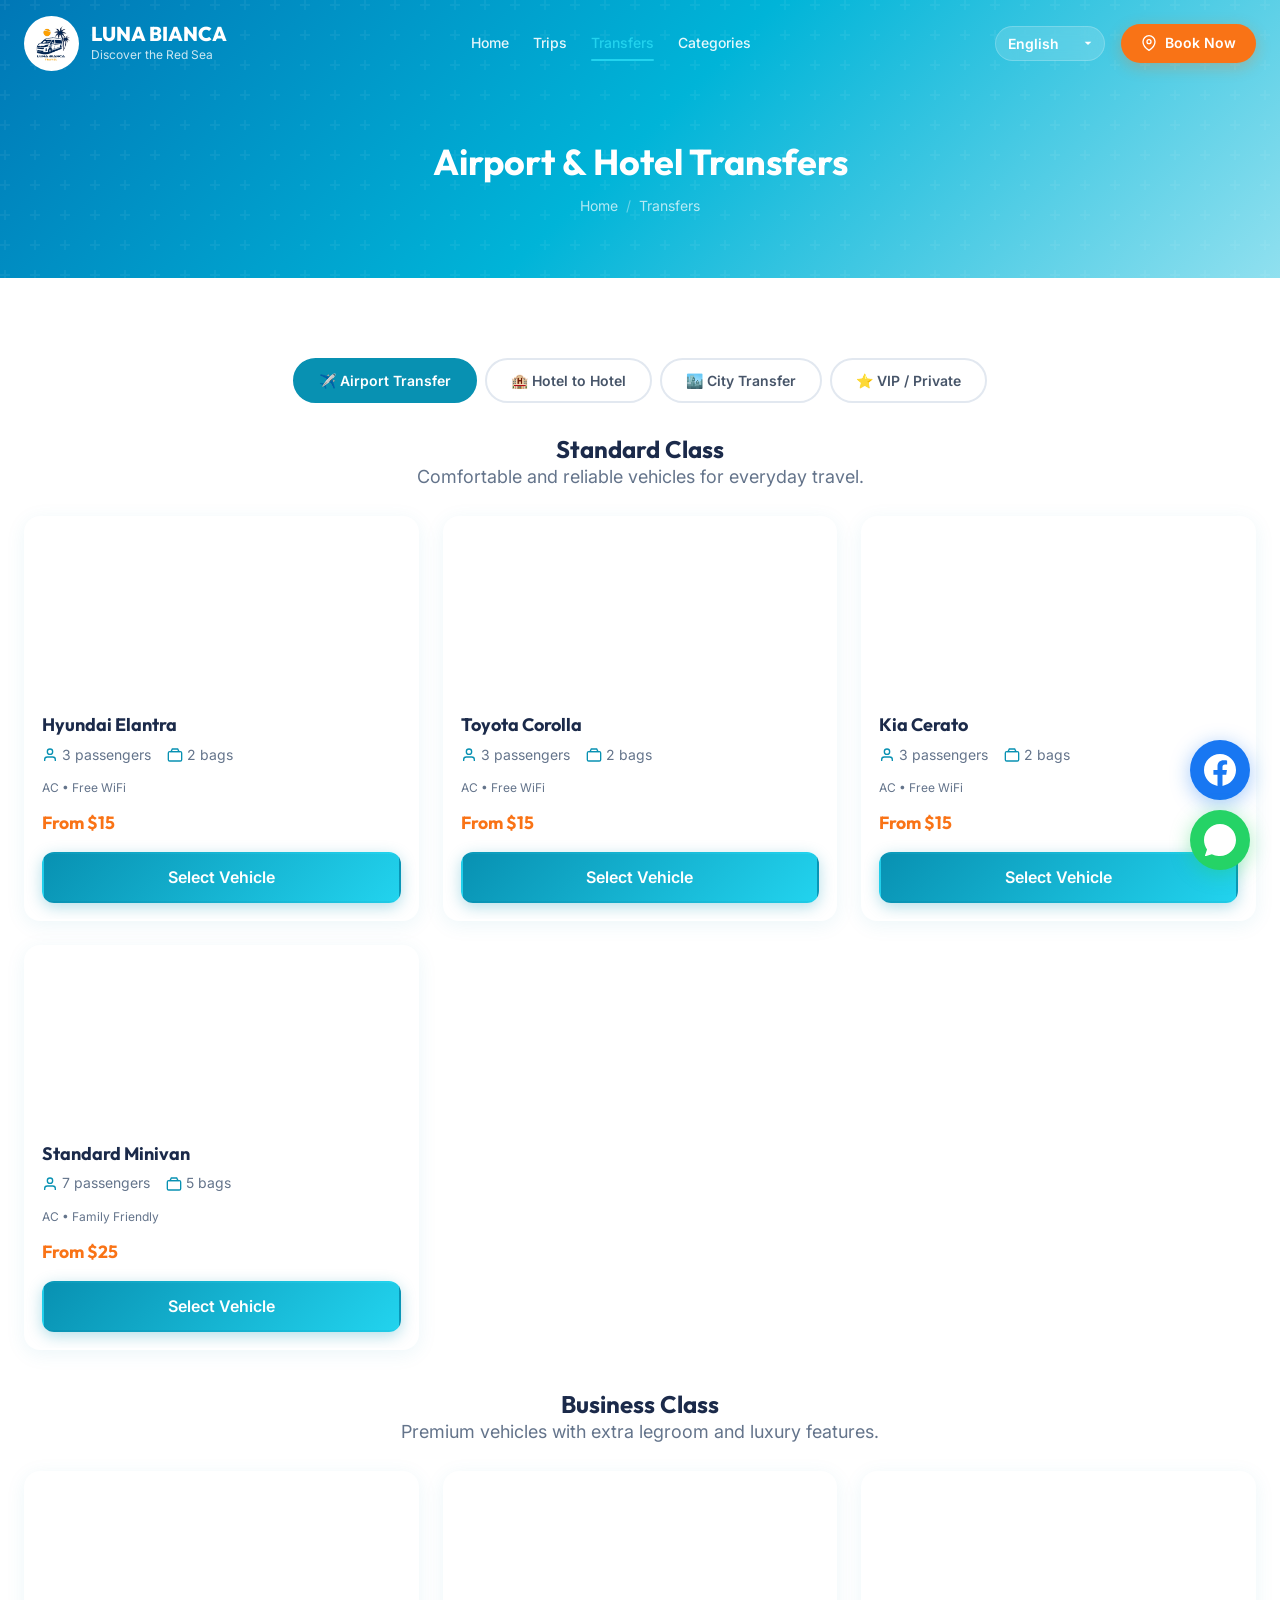
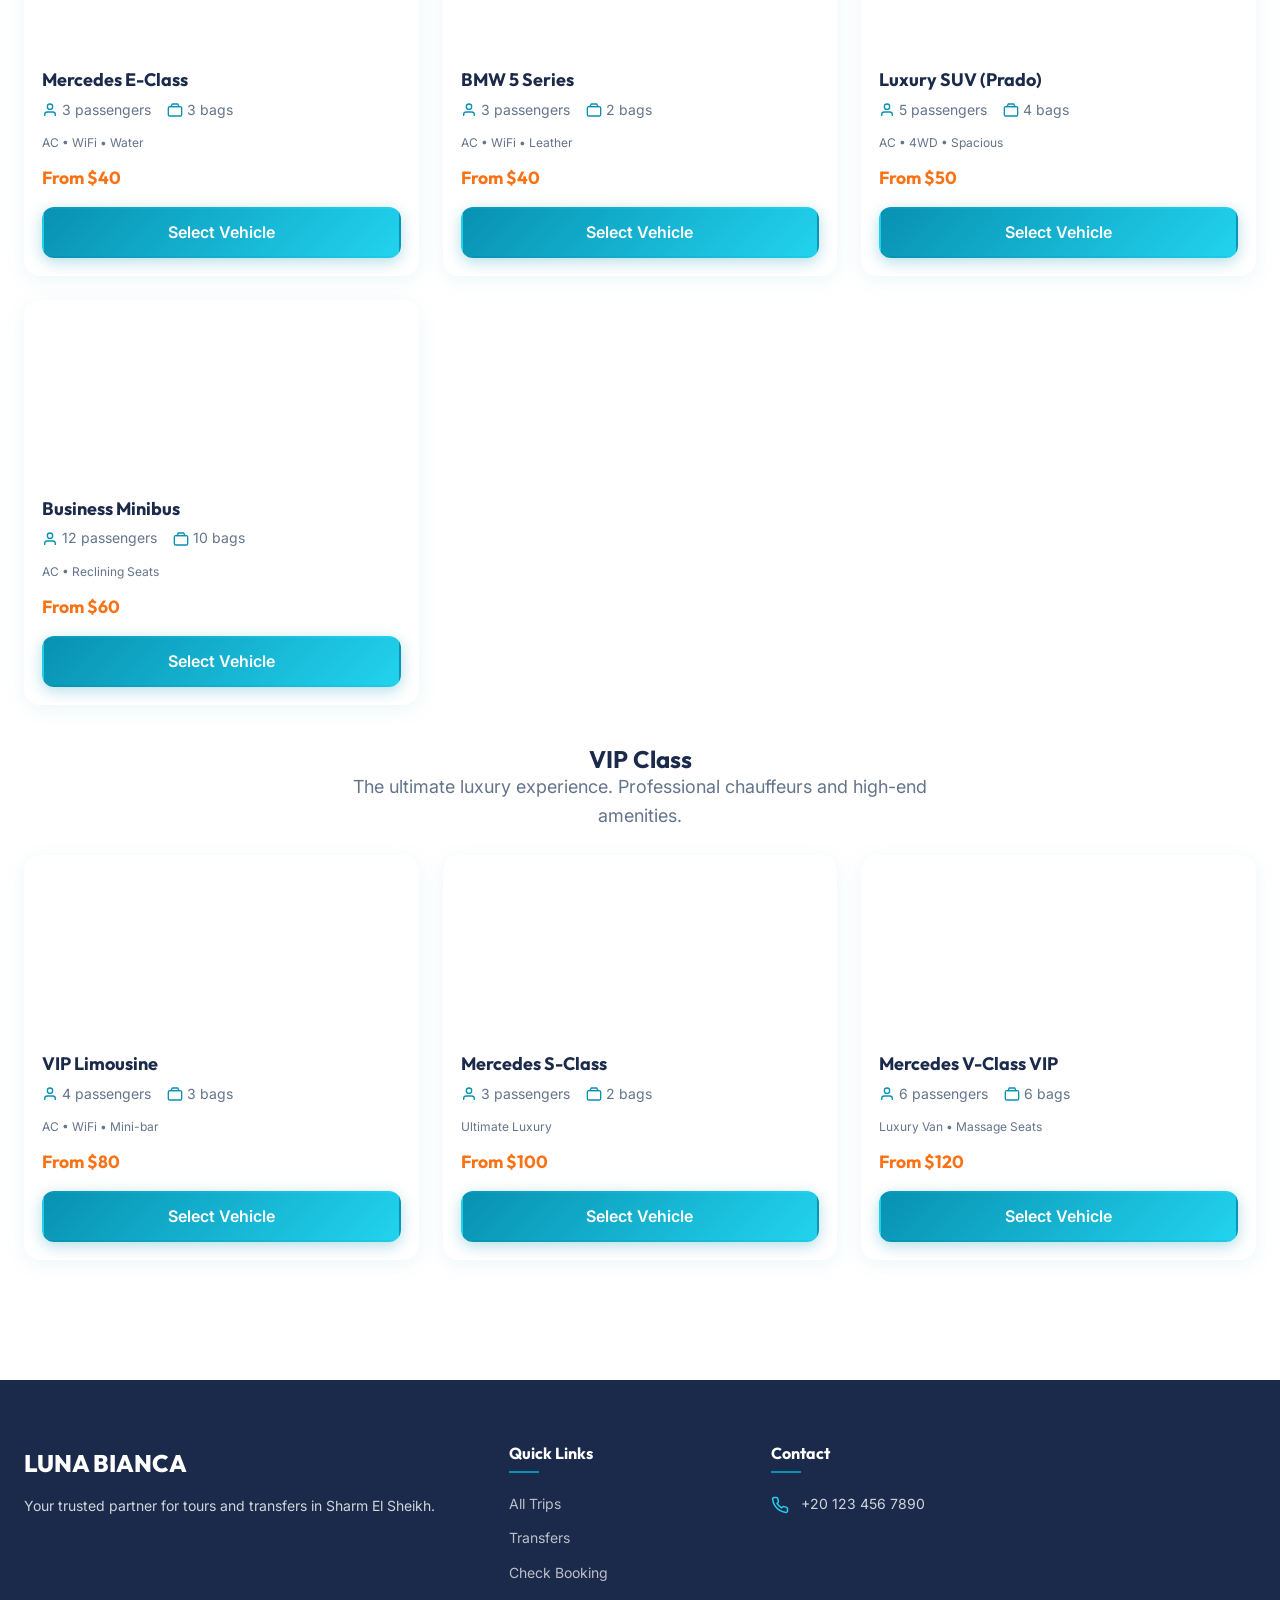
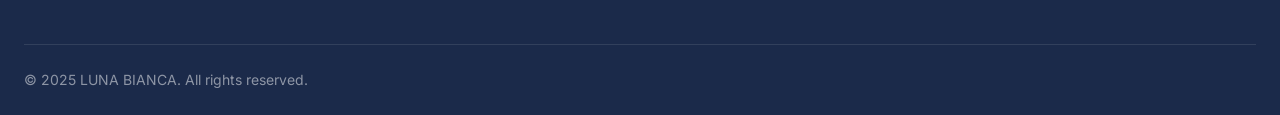
<file: transfers.html>
<!DOCTYPE html>
<html lang="en" dir="ltr">
<head>
  <meta charset="UTF-8">
  <meta name="viewport" content="width=device-width, initial-scale=1.0">
  <meta name="description" content="Book airport and hotel transfers in Sharm El Sheikh. Sedan, SUV, minivan, and luxury vehicles available. Fast, reliable, and comfortable.">
  <title>Airport & Hotel Transfers — LUNA BIANCA</title>
  <link rel="icon" type="image/jpeg" href="image/LOGO.jpeg">
  <link rel="stylesheet" href="assets/css/style.css">
  <link rel="stylesheet" href="assets/css/responsive.css">
  <link rel="stylesheet" href="assets/css/rtl.css">
</head>
<body>
  <div class="scroll-progress"></div>
  <nav class="navbar scrolled" id="navbar"><div class="container">
      <a href="index.html" class="navbar-brand">
        <img src="image/LOGO.jpeg" class="logo" alt="Luna Bianca">
        <div class="brand-text">
          <span class="brand-name" data-lang-en="LUNA BIANCA" data-lang-ar="لونا بيانكا">LUNA BIANCA</span>
          <span class="brand-tagline" data-lang-en="Discover the Red Sea" data-lang-ar="اكتشف البحر الأحمر">Discover the Red Sea</span>
        </div>
      </a>

      <div class="navbar-menu" id="navbarMenu">
        <div class="navbar-links"><a href="index.html">Home</a><a href="trips.html">Trips</a><a href="transfers.html" class="active">Transfers</a><a href="index.html#categories">Categories</a></div>
      </div>

      <div class="header-right">
        <div class="lang-dropdown">
          <select id="langSelect" class="lang-select" aria-label="Select Language">
            <option value="en">English</option>
            <option value="ar">العربية</option>
            <option value="ru">Русский</option>
            <option value="it">Italiano</option>
            <option value="tr">Türkçe</option>
            <option value="he">עברית</option>
            <option value="fr">Français</option>
            <option value="es">Español</option>
          </select>
        </div>
        
        <a href="trips.html" class="navbar-cta">
          <svg width="16" height="16" fill="none" stroke="currentColor" stroke-width="2" viewBox="0 0 24 24"><path d="M21 10c0 7-9 13-9 13s-9-6-9-13a9 9 0 0118 0z"/><circle cx="12" cy="10" r="3"/></svg>
          <span data-lang-en="Book Now" data-lang-ar="احجز الآن" class="cta-text">Book Now</span>
        </a>

        
      </div>
    </div>
  </nav>

  <div class="page-header">
    <h1 data-lang-en="Airport & Hotel Transfers" data-lang-ar="توصيلات المطار والفندق">Airport & Hotel Transfers</h1>
    <div class="breadcrumb"><a href="index.html">Home</a><span class="separator">/</span><span>Transfers</span></div>
  </div>

  <section class="section">
    <div class="container">
      <!-- Transfer Type Tabs -->
      <div class="transfer-type-tabs" style="margin-bottom: var(--space-8);">
        <button class="transfer-tab active">✈️ Airport Transfer</button>
        <button class="transfer-tab">🏨 Hotel to Hotel</button>
        <button class="transfer-tab">🏙️ City Transfer</button>
        <button class="transfer-tab">⭐ VIP / Private</button>
      </div>

            <!-- Vehicle Selection -->
      <div id="fleet-container"></div>
</section>

  <footer class="footer"><div class="container"><div class="footer-grid"><div class="footer-brand"><div class="brand-name">LUNA BIANCA</div><p>Your trusted partner for tours and transfers in Sharm El Sheikh.</p></div><div class="footer-col"><h4>Quick Links</h4><ul><li><a href="trips.html">All Trips</a></li><li><a href="transfers.html">Transfers</a></li><li><a href="check-booking.html">Check Booking</a></li></ul></div><div class="footer-col"><h4>Contact</h4><div class="footer-contact-item"><svg width="18" height="18" fill="none" stroke="currentColor" stroke-width="2" viewBox="0 0 24 24"><path d="M22 16.92v3a2 2 0 01-2.18 2 19.79 19.79 0 01-8.63-3.07 19.5 19.5 0 01-6-6 19.79 19.79 0 01-3.07-8.67A2 2 0 014.11 2h3a2 2 0 012 1.72c.127.96.361 1.903.7 2.81a2 2 0 01-.45 2.11L8.09 9.91a16 16 0 006 6l1.27-1.27a2 2 0 012.11-.45c.907.339 1.85.573 2.81.7A2 2 0 0122 16.92z"/></svg><span>+20 123 456 7890</span></div></div></div><div class="footer-bottom"><p>&copy; 2025 LUNA BIANCA. All rights reserved.</p></div></div></footer>
  
  <!-- ============================================================
       FACEBOOK FLOAT
       ============================================================ -->
  <a href="https://www.facebook.com/share/1Ji1PKL6av/?mibextid=wwXIfr" class="facebook-float" target="_blank" rel="noopener noreferrer" aria-label="Facebook">
    <svg viewBox="0 0 24 24"><path d="M24 12.073c0-6.627-5.373-12-12-12s-12 5.373-12 12c0 5.99 4.388 10.954 10.125 11.854v-8.385H7.078v-3.469h3.047V9.43c0-3.007 1.792-4.669 4.533-4.669 1.312 0 2.686.235 2.686.235v2.953H15.83c-1.491 0-1.956.925-1.956 1.874v2.25h3.328l-.532 3.469h-2.796v8.385C19.612 23.027 24 18.062 24 12.073z"/></svg>
  </a>

  <a href="https://wa.me/201515682365" class="whatsapp-float" target="_blank"><svg viewBox="0 0 24 24"><path d="M17.472 14.382c-.297-.149-1.758-.867-2.03-.967-.273-.099-.471-.148-.67.15-.197.297-.767.966-.94 1.164-.173.199-.347.223-.644.075-.297-.15-1.255-.463-2.39-1.475-.883-.788-1.48-1.761-1.653-2.059-.173-.297-.018-.458.13-.606.134-.133.298-.347.446-.52.149-.174.198-.298.298-.497.099-.198.05-.371-.025-.52-.075-.149-.669-1.612-.916-2.207-.242-.579-.487-.5-.669-.51-.173-.008-.371-.01-.57-.01-.198 0-.52.074-.792.372-.272.297-1.04 1.016-1.04 2.479 0 1.462 1.065 2.875 1.213 3.074.149.198 2.096 3.2 5.077 4.487.709.306 1.262.489 1.694.625.712.227 1.36.195 1.871.118.571-.085 1.758-.719 2.006-1.413.248-.694.248-1.289.173-1.413-.074-.124-.272-.198-.57-.347z"/><path d="M12 0C5.373 0 0 5.373 0 12c0 2.625.846 5.059 2.284 7.034L.789 23.492a.5.5 0 00.611.611l4.458-1.495A11.943 11.943 0 0012 24c6.627 0 12-5.373 12-12S18.627 0 12 0z"/></svg></a>
  <button class="back-to-top"><svg width="20" height="20" fill="none" stroke="currentColor" stroke-width="2" viewBox="0 0 24 24"><polyline points="18 15 12 9 6 15"/></svg></button>
  <script src="assets/js/fleet.js"></script>
  <script src="assets/js/main.js"></script>
  <script>
    // Vehicle selection
    document.querySelectorAll('.vehicle-card').forEach(card => {
      card.addEventListener('click', () => {
        document.querySelectorAll('.vehicle-card').forEach(c => c.classList.remove('selected'));
        card.classList.add('selected');
      });
    });
    // Round trip toggle
    document.querySelectorAll('input[name="direction"]').forEach(r => {
      r.addEventListener('change', () => {
        document.getElementById('returnDateGroup').style.display = r.value === 'round-trip' ? 'block' : 'none';
      });
    });
  </script>

  <!-- Google Translate -->
  <div id="google_translate_element" style="display:none;"></div>
  <script type="text/javascript">
    function googleTranslateElementInit() {
      new google.translate.TranslateElement({pageLanguage: 'en', autoDisplay: false}, 'google_translate_element');
    }
  </script>
  <script type="text/javascript" src="https://translate.google.com/translate_a/element.js?cb=googleTranslateElementInit"></script>


  <script>
    document.addEventListener('DOMContentLoaded', () => {
      const container = document.getElementById('fleet-container');
      if (!container || typeof fleetDatabase === 'undefined') return;

      const currentLang = document.documentElement.lang === 'ar' ? 'ar' : 'en';

      let html = '';
      fleetDatabase.categories.forEach(category => {
        html += `
          <div class="fleet-category" style="margin-bottom: var(--space-10);">
            <div class="section-header" style="text-align: center; margin-bottom: var(--space-6);">
              <h3 style="font-size: var(--text-2xl); color: var(--navy);" data-lang-en="${category.titleEn}" data-lang-ar="${category.titleAr}">${currentLang === 'ar' ? category.titleAr : category.titleEn}</h3>
              <p style="color: var(--gray-500);" data-lang-en="${category.descriptionEn}" data-lang-ar="${category.descriptionAr}">${currentLang === 'ar' ? category.descriptionAr : category.descriptionEn}</p>
            </div>
            <div class="grid grid-3">
        `;

        category.cars.forEach(car => {
          html += `
              <div class="vehicle-card">
                <div class="vehicle-card-image" style="background: url('${car.img}') center/cover; height: 180px;"></div>
                <div class="vehicle-card-body">
                  <h3 data-lang-en="${car.nameEn}" data-lang-ar="${car.nameAr}">${currentLang === 'ar' ? car.nameAr : car.nameEn}</h3>
                  <div class="vehicle-specs">
                    <div class="vehicle-spec"><svg fill="none" stroke="currentColor" stroke-width="2" viewBox="0 0 24 24"><path d="M20 21v-2a4 4 0 00-4-4H8a4 4 0 00-4 4v2"/><circle cx="12" cy="7" r="4"/></svg><span>${car.pax} ${currentLang === 'ar' ? 'ركاب' : 'passengers'}</span></div>
                    <div class="vehicle-spec"><svg fill="none" stroke="currentColor" stroke-width="2" viewBox="0 0 24 24"><rect x="2" y="7" width="20" height="14" rx="2"/><path d="M16 3h-8l-2 4h12z"/></svg><span>${car.bags} ${currentLang === 'ar' ? 'حقائب' : 'bags'}</span></div>
                  </div>
                  <p style="font-size: var(--text-xs); color: var(--gray-500); margin-bottom: var(--space-3);" data-lang-en="${car.featuresEn}" data-lang-ar="${car.featuresAr}">${currentLang === 'ar' ? car.featuresAr : car.featuresEn}</p>
                  <div class="vehicle-price" style="font-size: 1.1rem; font-weight: bold; color: var(--accent); margin-bottom: 15px;">
                    ${currentLang === 'ar' ? 'يبدأ من $' + car.price : 'From $' + car.price}
                  </div>
                  <div>
                    <a href="book-transfer.html?vehicle=${car.id}" class="btn btn-primary" style="width:100%; justify-content:center;" data-lang-en="Select Vehicle" data-lang-ar="اختر السيارة">${currentLang === 'ar' ? 'اختر السيارة' : 'Select Vehicle'}</a>
                  </div>
                </div>
              </div>
          `;
        });

        html += `
            </div>
          </div>
        `;
      });

      container.innerHTML = html;
    });
  </script>

</body>
</html>
</file>
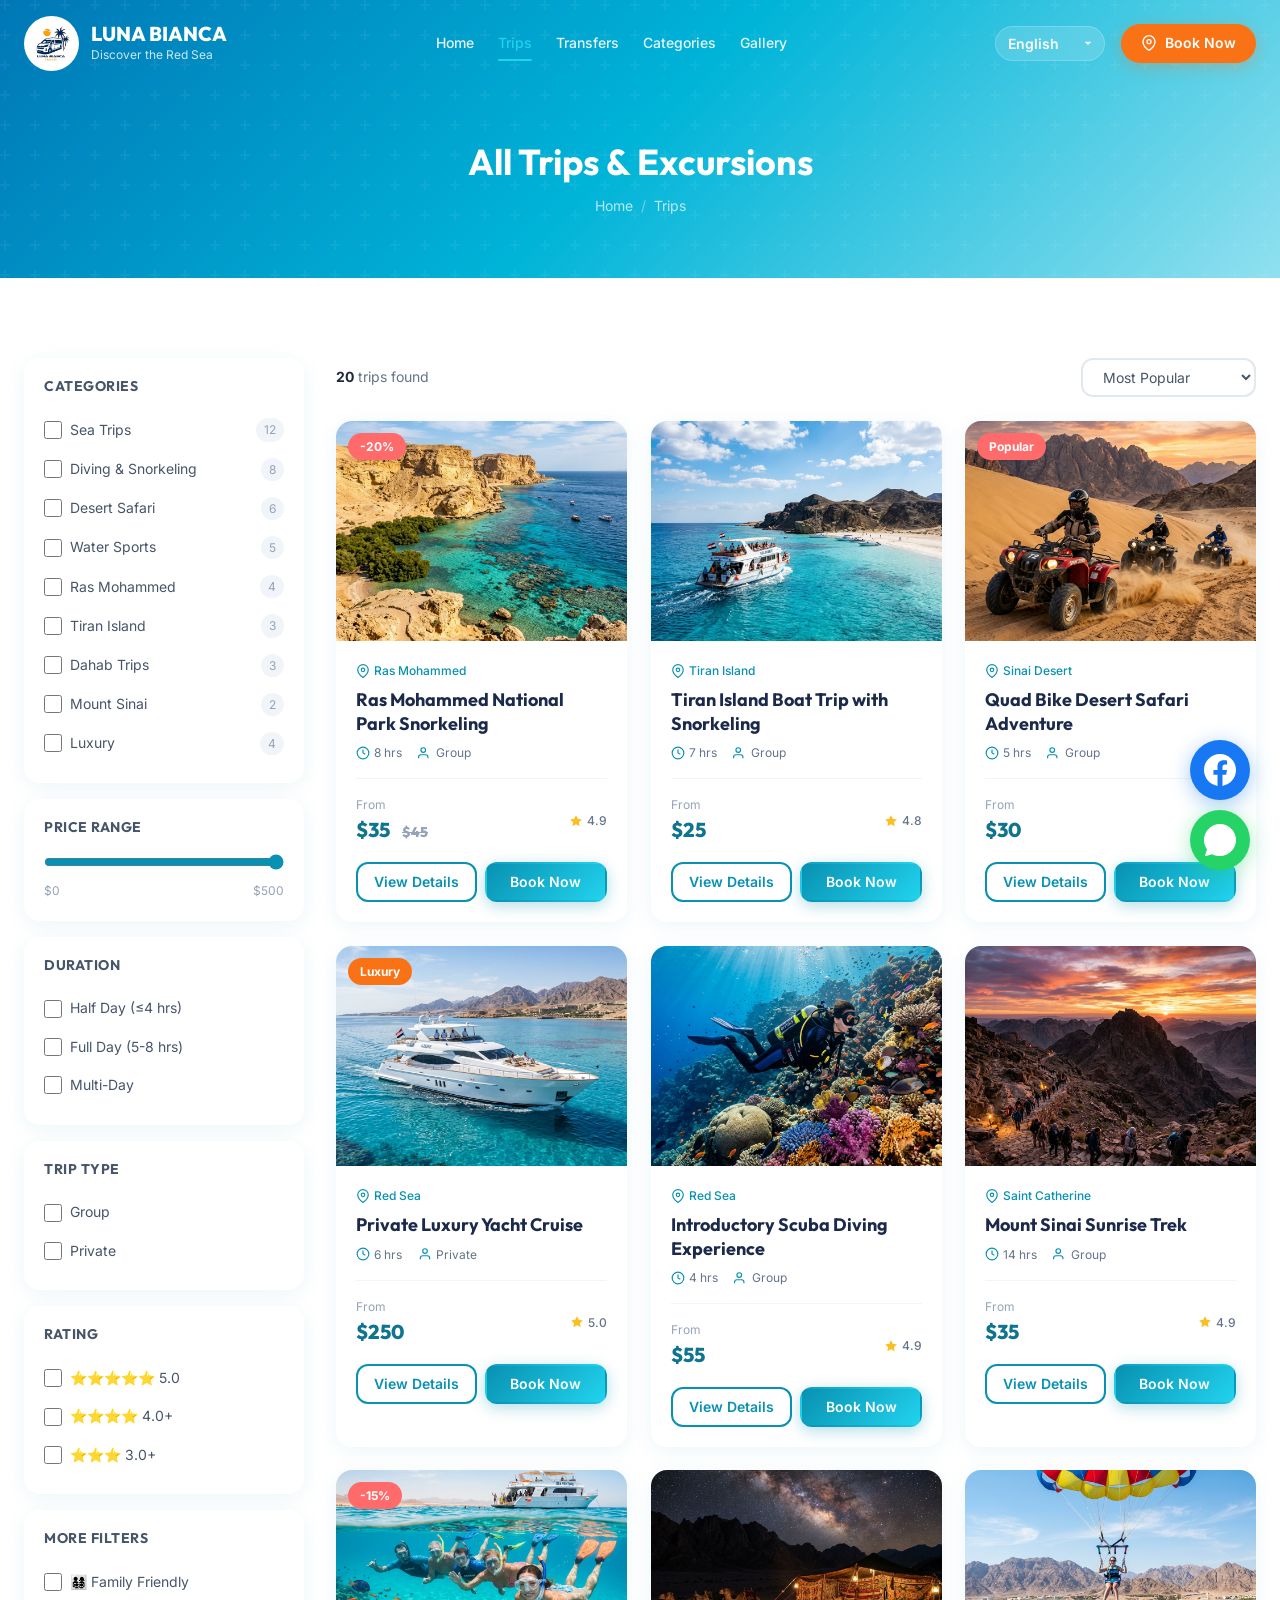
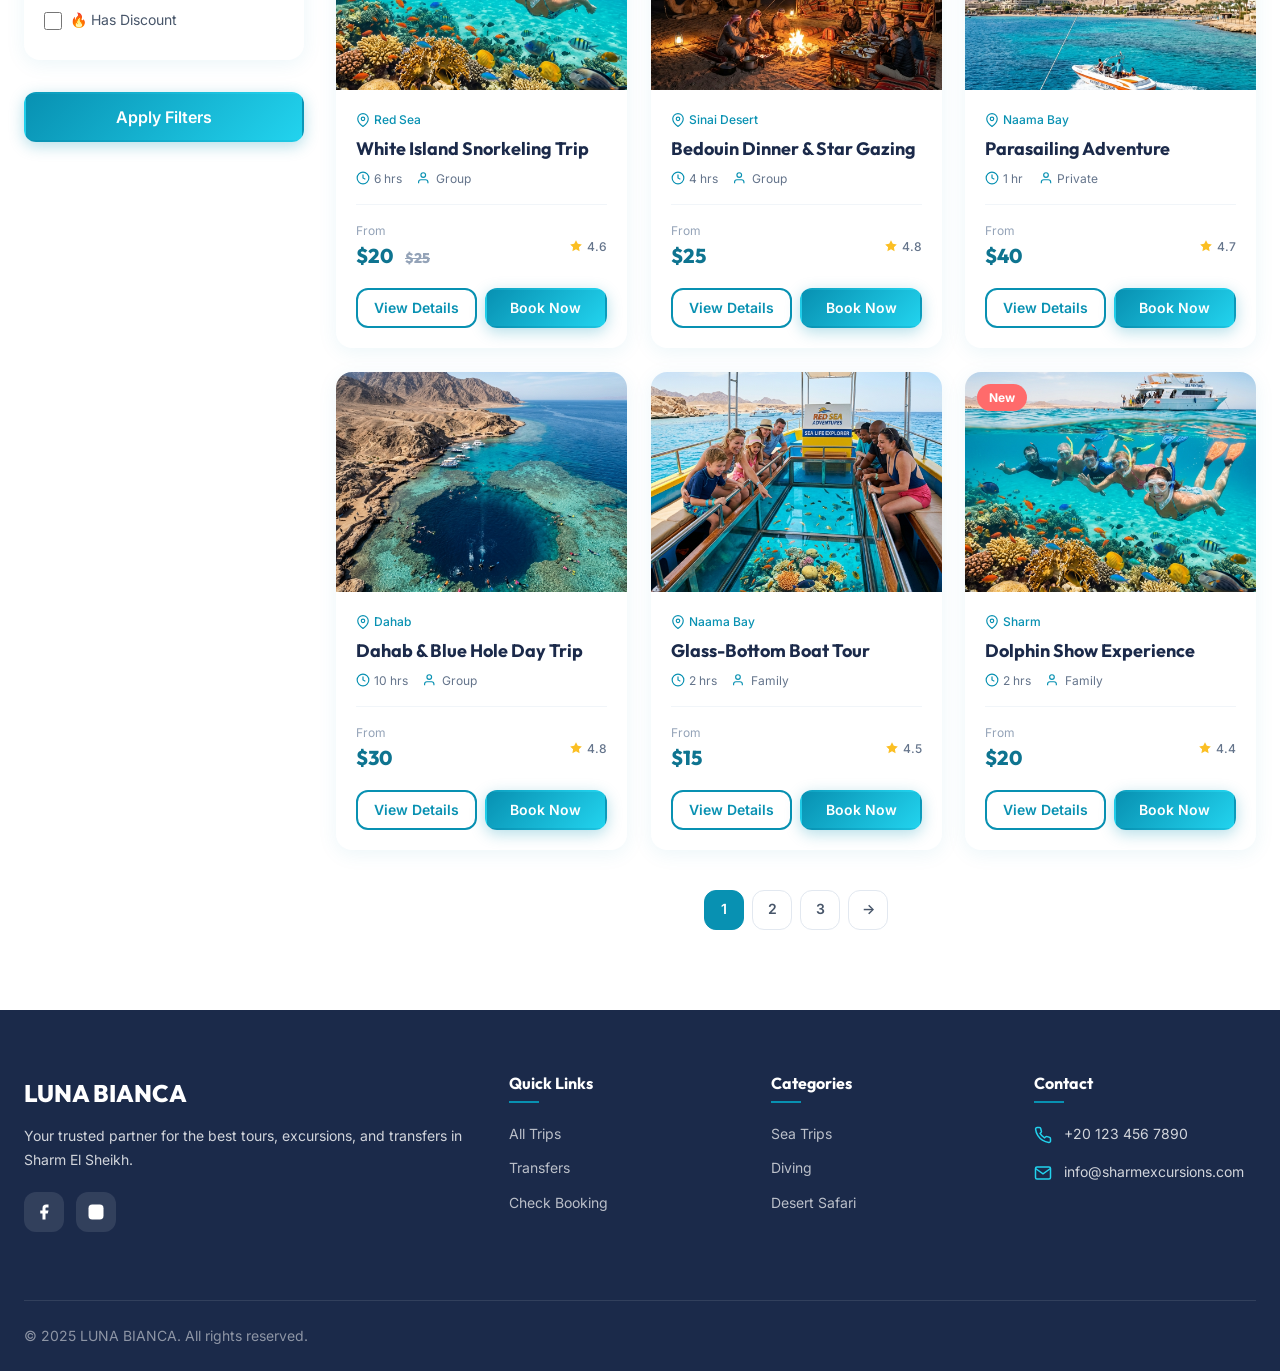
<file: trips.html>
<!DOCTYPE html>
<html lang="en" dir="ltr">
<head>
  <meta charset="UTF-8">
  <meta name="viewport" content="width=device-width, initial-scale=1.0">
  <meta name="description" content="Browse all tours and excursions in Sharm El Sheikh. Filter by category, price, duration, and more. Book your perfect Red Sea adventure today!">
  <title>All Trips & Excursions — LUNA BIANCA</title>
  <link rel="icon" type="image/jpeg" href="image/LOGO.jpeg">
  <link rel="stylesheet" href="assets/css/style.css">
  <link rel="stylesheet" href="assets/css/responsive.css">
  <link rel="stylesheet" href="assets/css/rtl.css">
</head>
<body>
  <div class="scroll-progress"></div>

  <!-- NAVIGATION -->
  <nav class="navbar scrolled" id="navbar">
    <div class="container">
      <a href="index.html" class="navbar-brand">
        <img src="image/LOGO.jpeg" class="logo" alt="Luna Bianca">
        <div class="brand-text">
          <span class="brand-name" data-lang-en="LUNA BIANCA" data-lang-ar="لونا بيانكا">LUNA BIANCA</span>
          <span class="brand-tagline" data-lang-en="Discover the Red Sea" data-lang-ar="اكتشف البحر الأحمر">Discover the Red Sea</span>
        </div>
      </a>

      <div class="navbar-menu" id="navbarMenu">
        <div class="navbar-links">
          <a href="index.html">Home</a>
          <a href="trips.html" class="active">Trips</a>
          <a href="transfers.html">Transfers</a>
          <a href="index.html#categories">Categories</a>
          <a href="index.html#gallery">Gallery</a>
          
        </div>
      </div>

      <div class="header-right">
        <div class="lang-dropdown">
          <select id="langSelect" class="lang-select" aria-label="Select Language">
            <option value="en">English</option>
            <option value="ar">العربية</option>
            <option value="ru">Русский</option>
            <option value="it">Italiano</option>
            <option value="tr">Türkçe</option>
            <option value="he">עברית</option>
            <option value="fr">Français</option>
            <option value="es">Español</option>
          </select>
        </div>
        
        <a href="trips.html" class="navbar-cta">
          <svg width="16" height="16" fill="none" stroke="currentColor" stroke-width="2" viewBox="0 0 24 24"><path d="M21 10c0 7-9 13-9 13s-9-6-9-13a9 9 0 0118 0z"/><circle cx="12" cy="10" r="3"/></svg>
          <span data-lang-en="Book Now" data-lang-ar="احجز الآن" class="cta-text">Book Now</span>
        </a>

        
      </div>
    </div>
  </nav>

  <!-- PAGE HEADER -->
  <div class="page-header">
    <h1 data-lang-en="All Trips & Excursions" data-lang-ar="كل الرحلات والأنشطة">All Trips & Excursions</h1>
    <div class="breadcrumb">
      <a href="index.html">Home</a>
      <span class="separator">/</span>
      <span data-lang-en="Trips" data-lang-ar="الرحلات">Trips</span>
    </div>
  </div>

  <!-- TRIPS LISTING -->
  <section class="section">
    <div class="container">
      <div class="trips-layout">
        <!-- Filters Sidebar -->
        <aside class="filters-sidebar" id="filtersSidebar">
          <div class="filter-group">
            <h3 data-lang-en="Categories" data-lang-ar="التصنيفات">Categories</h3>
            <div class="filter-option"><input type="checkbox" id="cat-sea"><label for="cat-sea">Sea Trips</label><span class="count">12</span></div>
            <div class="filter-option"><input type="checkbox" id="cat-diving"><label for="cat-diving">Diving & Snorkeling</label><span class="count">8</span></div>
            <div class="filter-option"><input type="checkbox" id="cat-desert"><label for="cat-desert">Desert Safari</label><span class="count">6</span></div>
            <div class="filter-option"><input type="checkbox" id="cat-water"><label for="cat-water">Water Sports</label><span class="count">5</span></div>
            <div class="filter-option"><input type="checkbox" id="cat-ras"><label for="cat-ras">Ras Mohammed</label><span class="count">4</span></div>
            <div class="filter-option"><input type="checkbox" id="cat-tiran"><label for="cat-tiran">Tiran Island</label><span class="count">3</span></div>
            <div class="filter-option"><input type="checkbox" id="cat-dahab"><label for="cat-dahab">Dahab Trips</label><span class="count">3</span></div>
            <div class="filter-option"><input type="checkbox" id="cat-sinai"><label for="cat-sinai">Mount Sinai</label><span class="count">2</span></div>
            <div class="filter-option"><input type="checkbox" id="cat-luxury"><label for="cat-luxury">Luxury</label><span class="count">4</span></div>
          </div>

          <div class="filter-group">
            <h3 data-lang-en="Price Range" data-lang-ar="نطاق السعر">Price Range</h3>
            <input type="range" min="0" max="500" value="500" style="width: 100%; accent-color: var(--primary);">
            <div class="price-range-labels"><span>$0</span><span>$500</span></div>
          </div>

          <div class="filter-group">
            <h3 data-lang-en="Duration" data-lang-ar="المدة">Duration</h3>
            <div class="filter-option"><input type="checkbox" id="dur-half"><label for="dur-half">Half Day (≤4 hrs)</label></div>
            <div class="filter-option"><input type="checkbox" id="dur-full"><label for="dur-full">Full Day (5-8 hrs)</label></div>
            <div class="filter-option"><input type="checkbox" id="dur-multi"><label for="dur-multi">Multi-Day</label></div>
          </div>

          <div class="filter-group">
            <h3 data-lang-en="Trip Type" data-lang-ar="نوع الرحلة">Trip Type</h3>
            <div class="filter-option"><input type="checkbox" id="type-group"><label for="type-group">Group</label></div>
            <div class="filter-option"><input type="checkbox" id="type-private"><label for="type-private">Private</label></div>
          </div>

          <div class="filter-group">
            <h3 data-lang-en="Rating" data-lang-ar="التقييم">Rating</h3>
            <div class="filter-option"><input type="checkbox" id="rate-5"><label for="rate-5">⭐⭐⭐⭐⭐ 5.0</label></div>
            <div class="filter-option"><input type="checkbox" id="rate-4"><label for="rate-4">⭐⭐⭐⭐ 4.0+</label></div>
            <div class="filter-option"><input type="checkbox" id="rate-3"><label for="rate-3">⭐⭐⭐ 3.0+</label></div>
          </div>

          <div class="filter-group">
            <h3 data-lang-en="More Filters" data-lang-ar="فلاتر إضافية">More Filters</h3>
            <div class="filter-option"><input type="checkbox" id="family-friendly"><label for="family-friendly">👨‍👩‍👧‍👦 Family Friendly</label></div>
            <div class="filter-option"><input type="checkbox" id="has-discount"><label for="has-discount">🔥 Has Discount</label></div>
          </div>

          <button class="btn btn-primary btn-block" style="margin-top: var(--space-4);" data-lang-en="Apply Filters" data-lang-ar="تطبيق الفلاتر">Apply Filters</button>
        </aside>

        <!-- Results -->
        <div class="trips-results">
          <!-- Mobile filter button -->
          <button class="btn btn-outline-primary btn-block mobile-filter-btn" style="display:none;" data-lang-en="🔍 Filter Trips" data-lang-ar="🔍 فلترة الرحلات">🔍 Filter Trips</button>

          <div class="trips-results-header">
            <p class="results-count"><strong>20</strong> <span data-lang-en="trips found" data-lang-ar="رحلة">trips found</span></p>
            <select class="sort-select" id="sortSelect">
              <option value="popular">Most Popular</option>
              <option value="price-low">Price: Low to High</option>
              <option value="price-high">Price: High to Low</option>
              <option value="rating">Highest Rated</option>
              <option value="newest">Newest</option>
            </select>
          </div>

          <div class="trips-grid">
            <!-- Card 1 -->
            <div class="trip-card fade-up">
              <div class="trip-card-image"><img src="assets/images/trips/ras-mohammed.png" alt="Ras Mohammed" loading="lazy"><span class="trip-card-badge">-20%</span></div>
              <div class="trip-card-body">
                <div class="trip-card-location"><svg fill="none" stroke="currentColor" stroke-width="2" viewBox="0 0 24 24"><path d="M21 10c0 7-9 13-9 13s-9-6-9-13a9 9 0 0118 0z"/><circle cx="12" cy="10" r="3"/></svg><span>Ras Mohammed</span></div>
                <h3>Ras Mohammed National Park Snorkeling</h3>
                <div class="trip-card-meta"><div class="trip-card-meta-item"><svg fill="none" stroke="currentColor" stroke-width="2" viewBox="0 0 24 24"><circle cx="12" cy="12" r="10"/><polyline points="12 6 12 12 16 14"/></svg><span>8 hrs</span></div><div class="trip-card-meta-item"><svg fill="none" stroke="currentColor" stroke-width="2" viewBox="0 0 24 24"><path d="M17 21v-2a4 4 0 00-4-4H5a4 4 0 00-4 4v2"/><circle cx="9" cy="7" r="4"/></svg><span>Group</span></div></div>
                <div class="trip-card-footer"><div class="trip-card-price"><span class="price-label">From</span><span class="price-value">$35 <span class="price-old">$45</span></span></div><div class="trip-card-rating"><div class="stars"><svg viewBox="0 0 24 24"><polygon points="12 2 15.09 8.26 22 9.27 17 14.14 18.18 21.02 12 17.77 5.82 21.02 7 14.14 2 9.27 8.91 8.26 12 2"/></svg></div><span class="rating-text">4.9</span></div></div>
                <div class="trip-card-actions"><a href="trip.html" class="btn btn-outline-primary btn-sm">View Details</a><a href="trip.html#book" class="btn btn-primary btn-sm">Book Now</a></div>
              </div>
            </div>
            <!-- Card 2 -->
            <div class="trip-card fade-up">
              <div class="trip-card-image"><img src="assets/images/trips/tiran-island.png" alt="Tiran Island" loading="lazy"></div>
              <div class="trip-card-body">
                <div class="trip-card-location"><svg fill="none" stroke="currentColor" stroke-width="2" viewBox="0 0 24 24"><path d="M21 10c0 7-9 13-9 13s-9-6-9-13a9 9 0 0118 0z"/><circle cx="12" cy="10" r="3"/></svg><span>Tiran Island</span></div>
                <h3>Tiran Island Boat Trip with Snorkeling</h3>
                <div class="trip-card-meta"><div class="trip-card-meta-item"><svg fill="none" stroke="currentColor" stroke-width="2" viewBox="0 0 24 24"><circle cx="12" cy="12" r="10"/><polyline points="12 6 12 12 16 14"/></svg><span>7 hrs</span></div><div class="trip-card-meta-item"><svg fill="none" stroke="currentColor" stroke-width="2" viewBox="0 0 24 24"><path d="M17 21v-2a4 4 0 00-4-4H5a4 4 0 00-4 4v2"/><circle cx="9" cy="7" r="4"/></svg><span>Group</span></div></div>
                <div class="trip-card-footer"><div class="trip-card-price"><span class="price-label">From</span><span class="price-value">$25</span></div><div class="trip-card-rating"><div class="stars"><svg viewBox="0 0 24 24"><polygon points="12 2 15.09 8.26 22 9.27 17 14.14 18.18 21.02 12 17.77 5.82 21.02 7 14.14 2 9.27 8.91 8.26 12 2"/></svg></div><span class="rating-text">4.8</span></div></div>
                <div class="trip-card-actions"><a href="trip.html" class="btn btn-outline-primary btn-sm">View Details</a><a href="trip.html#book" class="btn btn-primary btn-sm">Book Now</a></div>
              </div>
            </div>
            <!-- Card 3 -->
            <div class="trip-card fade-up">
              <div class="trip-card-image"><img src="assets/images/trips/desert-safari.png" alt="Desert Safari" loading="lazy"><span class="trip-card-badge">Popular</span></div>
              <div class="trip-card-body">
                <div class="trip-card-location"><svg fill="none" stroke="currentColor" stroke-width="2" viewBox="0 0 24 24"><path d="M21 10c0 7-9 13-9 13s-9-6-9-13a9 9 0 0118 0z"/><circle cx="12" cy="10" r="3"/></svg><span>Sinai Desert</span></div>
                <h3>Quad Bike Desert Safari Adventure</h3>
                <div class="trip-card-meta"><div class="trip-card-meta-item"><svg fill="none" stroke="currentColor" stroke-width="2" viewBox="0 0 24 24"><circle cx="12" cy="12" r="10"/><polyline points="12 6 12 12 16 14"/></svg><span>5 hrs</span></div><div class="trip-card-meta-item"><svg fill="none" stroke="currentColor" stroke-width="2" viewBox="0 0 24 24"><path d="M17 21v-2a4 4 0 00-4-4H5a4 4 0 00-4 4v2"/><circle cx="9" cy="7" r="4"/></svg><span>Group</span></div></div>
                <div class="trip-card-footer"><div class="trip-card-price"><span class="price-label">From</span><span class="price-value">$30</span></div><div class="trip-card-rating"><div class="stars"><svg viewBox="0 0 24 24"><polygon points="12 2 15.09 8.26 22 9.27 17 14.14 18.18 21.02 12 17.77 5.82 21.02 7 14.14 2 9.27 8.91 8.26 12 2"/></svg></div><span class="rating-text">4.7</span></div></div>
                <div class="trip-card-actions"><a href="trip.html" class="btn btn-outline-primary btn-sm">View Details</a><a href="trip.html#book" class="btn btn-primary btn-sm">Book Now</a></div>
              </div>
            </div>
            <!-- Card 4 -->
            <div class="trip-card fade-up">
              <div class="trip-card-image"><img src="assets/images/trips/yacht.png" alt="Private Yacht" loading="lazy"><span class="trip-card-badge" style="background:var(--accent)">Luxury</span></div>
              <div class="trip-card-body">
                <div class="trip-card-location"><svg fill="none" stroke="currentColor" stroke-width="2" viewBox="0 0 24 24"><path d="M21 10c0 7-9 13-9 13s-9-6-9-13a9 9 0 0118 0z"/><circle cx="12" cy="10" r="3"/></svg><span>Red Sea</span></div>
                <h3>Private Luxury Yacht Cruise</h3>
                <div class="trip-card-meta"><div class="trip-card-meta-item"><svg fill="none" stroke="currentColor" stroke-width="2" viewBox="0 0 24 24"><circle cx="12" cy="12" r="10"/><polyline points="12 6 12 12 16 14"/></svg><span>6 hrs</span></div><div class="trip-card-meta-item"><svg fill="none" stroke="currentColor" stroke-width="2" viewBox="0 0 24 24"><path d="M20 21v-2a4 4 0 00-4-4H8a4 4 0 00-4 4v2"/><circle cx="12" cy="7" r="4"/></svg><span>Private</span></div></div>
                <div class="trip-card-footer"><div class="trip-card-price"><span class="price-label">From</span><span class="price-value">$250</span></div><div class="trip-card-rating"><div class="stars"><svg viewBox="0 0 24 24"><polygon points="12 2 15.09 8.26 22 9.27 17 14.14 18.18 21.02 12 17.77 5.82 21.02 7 14.14 2 9.27 8.91 8.26 12 2"/></svg></div><span class="rating-text">5.0</span></div></div>
                <div class="trip-card-actions"><a href="trip.html" class="btn btn-outline-primary btn-sm">View Details</a><a href="trip.html#book" class="btn btn-primary btn-sm">Book Now</a></div>
              </div>
            </div>
            <!-- Card 5 -->
            <div class="trip-card fade-up">
              <div class="trip-card-image"><img src="assets/images/trips/diving.png" alt="Intro Diving" loading="lazy"></div>
              <div class="trip-card-body">
                <div class="trip-card-location"><svg fill="none" stroke="currentColor" stroke-width="2" viewBox="0 0 24 24"><path d="M21 10c0 7-9 13-9 13s-9-6-9-13a9 9 0 0118 0z"/><circle cx="12" cy="10" r="3"/></svg><span>Red Sea</span></div>
                <h3>Introductory Scuba Diving Experience</h3>
                <div class="trip-card-meta"><div class="trip-card-meta-item"><svg fill="none" stroke="currentColor" stroke-width="2" viewBox="0 0 24 24"><circle cx="12" cy="12" r="10"/><polyline points="12 6 12 12 16 14"/></svg><span>4 hrs</span></div><div class="trip-card-meta-item"><svg fill="none" stroke="currentColor" stroke-width="2" viewBox="0 0 24 24"><path d="M17 21v-2a4 4 0 00-4-4H5a4 4 0 00-4 4v2"/><circle cx="9" cy="7" r="4"/></svg><span>Group</span></div></div>
                <div class="trip-card-footer"><div class="trip-card-price"><span class="price-label">From</span><span class="price-value">$55</span></div><div class="trip-card-rating"><div class="stars"><svg viewBox="0 0 24 24"><polygon points="12 2 15.09 8.26 22 9.27 17 14.14 18.18 21.02 12 17.77 5.82 21.02 7 14.14 2 9.27 8.91 8.26 12 2"/></svg></div><span class="rating-text">4.9</span></div></div>
                <div class="trip-card-actions"><a href="trip.html" class="btn btn-outline-primary btn-sm">View Details</a><a href="trip.html#book" class="btn btn-primary btn-sm">Book Now</a></div>
              </div>
            </div>
            <!-- Card 6 -->
            <div class="trip-card fade-up">
              <div class="trip-card-image"><img src="assets/images/trips/mount-sinai.png" alt="Mount Sinai" loading="lazy"></div>
              <div class="trip-card-body">
                <div class="trip-card-location"><svg fill="none" stroke="currentColor" stroke-width="2" viewBox="0 0 24 24"><path d="M21 10c0 7-9 13-9 13s-9-6-9-13a9 9 0 0118 0z"/><circle cx="12" cy="10" r="3"/></svg><span>Saint Catherine</span></div>
                <h3>Mount Sinai Sunrise Trek</h3>
                <div class="trip-card-meta"><div class="trip-card-meta-item"><svg fill="none" stroke="currentColor" stroke-width="2" viewBox="0 0 24 24"><circle cx="12" cy="12" r="10"/><polyline points="12 6 12 12 16 14"/></svg><span>14 hrs</span></div><div class="trip-card-meta-item"><svg fill="none" stroke="currentColor" stroke-width="2" viewBox="0 0 24 24"><path d="M17 21v-2a4 4 0 00-4-4H5a4 4 0 00-4 4v2"/><circle cx="9" cy="7" r="4"/></svg><span>Group</span></div></div>
                <div class="trip-card-footer"><div class="trip-card-price"><span class="price-label">From</span><span class="price-value">$35</span></div><div class="trip-card-rating"><div class="stars"><svg viewBox="0 0 24 24"><polygon points="12 2 15.09 8.26 22 9.27 17 14.14 18.18 21.02 12 17.77 5.82 21.02 7 14.14 2 9.27 8.91 8.26 12 2"/></svg></div><span class="rating-text">4.9</span></div></div>
                <div class="trip-card-actions"><a href="trip.html" class="btn btn-outline-primary btn-sm">View Details</a><a href="trip.html#book" class="btn btn-primary btn-sm">Book Now</a></div>
              </div>
            </div>
            <!-- Card 7 -->
            <div class="trip-card fade-up">
              <div class="trip-card-image"><img src="assets/images/trips/snorkeling.png" alt="White Island" loading="lazy"><span class="trip-card-badge">-15%</span></div>
              <div class="trip-card-body">
                <div class="trip-card-location"><svg fill="none" stroke="currentColor" stroke-width="2" viewBox="0 0 24 24"><path d="M21 10c0 7-9 13-9 13s-9-6-9-13a9 9 0 0118 0z"/><circle cx="12" cy="10" r="3"/></svg><span>Red Sea</span></div>
                <h3>White Island Snorkeling Trip</h3>
                <div class="trip-card-meta"><div class="trip-card-meta-item"><svg fill="none" stroke="currentColor" stroke-width="2" viewBox="0 0 24 24"><circle cx="12" cy="12" r="10"/><polyline points="12 6 12 12 16 14"/></svg><span>6 hrs</span></div><div class="trip-card-meta-item"><svg fill="none" stroke="currentColor" stroke-width="2" viewBox="0 0 24 24"><path d="M17 21v-2a4 4 0 00-4-4H5a4 4 0 00-4 4v2"/><circle cx="9" cy="7" r="4"/></svg><span>Group</span></div></div>
                <div class="trip-card-footer"><div class="trip-card-price"><span class="price-label">From</span><span class="price-value">$20 <span class="price-old">$25</span></span></div><div class="trip-card-rating"><div class="stars"><svg viewBox="0 0 24 24"><polygon points="12 2 15.09 8.26 22 9.27 17 14.14 18.18 21.02 12 17.77 5.82 21.02 7 14.14 2 9.27 8.91 8.26 12 2"/></svg></div><span class="rating-text">4.6</span></div></div>
                <div class="trip-card-actions"><a href="trip.html" class="btn btn-outline-primary btn-sm">View Details</a><a href="trip.html#book" class="btn btn-primary btn-sm">Book Now</a></div>
              </div>
            </div>
            <!-- Card 8 -->
            <div class="trip-card fade-up">
              <div class="trip-card-image"><img src="assets/images/trips/bedouin.png" alt="Bedouin Dinner" loading="lazy"></div>
              <div class="trip-card-body">
                <div class="trip-card-location"><svg fill="none" stroke="currentColor" stroke-width="2" viewBox="0 0 24 24"><path d="M21 10c0 7-9 13-9 13s-9-6-9-13a9 9 0 0118 0z"/><circle cx="12" cy="10" r="3"/></svg><span>Sinai Desert</span></div>
                <h3>Bedouin Dinner & Star Gazing</h3>
                <div class="trip-card-meta"><div class="trip-card-meta-item"><svg fill="none" stroke="currentColor" stroke-width="2" viewBox="0 0 24 24"><circle cx="12" cy="12" r="10"/><polyline points="12 6 12 12 16 14"/></svg><span>4 hrs</span></div><div class="trip-card-meta-item"><svg fill="none" stroke="currentColor" stroke-width="2" viewBox="0 0 24 24"><path d="M17 21v-2a4 4 0 00-4-4H5a4 4 0 00-4 4v2"/><circle cx="9" cy="7" r="4"/></svg><span>Group</span></div></div>
                <div class="trip-card-footer"><div class="trip-card-price"><span class="price-label">From</span><span class="price-value">$25</span></div><div class="trip-card-rating"><div class="stars"><svg viewBox="0 0 24 24"><polygon points="12 2 15.09 8.26 22 9.27 17 14.14 18.18 21.02 12 17.77 5.82 21.02 7 14.14 2 9.27 8.91 8.26 12 2"/></svg></div><span class="rating-text">4.8</span></div></div>
                <div class="trip-card-actions"><a href="trip.html" class="btn btn-outline-primary btn-sm">View Details</a><a href="trip.html#book" class="btn btn-primary btn-sm">Book Now</a></div>
              </div>
            </div>
            <!-- Card 9 -->
            <div class="trip-card fade-up">
              <div class="trip-card-image"><img src="assets/images/trips/parasailing.png" alt="Parasailing" loading="lazy"></div>
              <div class="trip-card-body">
                <div class="trip-card-location"><svg fill="none" stroke="currentColor" stroke-width="2" viewBox="0 0 24 24"><path d="M21 10c0 7-9 13-9 13s-9-6-9-13a9 9 0 0118 0z"/><circle cx="12" cy="10" r="3"/></svg><span>Naama Bay</span></div>
                <h3>Parasailing Adventure</h3>
                <div class="trip-card-meta"><div class="trip-card-meta-item"><svg fill="none" stroke="currentColor" stroke-width="2" viewBox="0 0 24 24"><circle cx="12" cy="12" r="10"/><polyline points="12 6 12 12 16 14"/></svg><span>1 hr</span></div><div class="trip-card-meta-item"><svg fill="none" stroke="currentColor" stroke-width="2" viewBox="0 0 24 24"><path d="M20 21v-2a4 4 0 00-4-4H8a4 4 0 00-4 4v2"/><circle cx="12" cy="7" r="4"/></svg><span>Private</span></div></div>
                <div class="trip-card-footer"><div class="trip-card-price"><span class="price-label">From</span><span class="price-value">$40</span></div><div class="trip-card-rating"><div class="stars"><svg viewBox="0 0 24 24"><polygon points="12 2 15.09 8.26 22 9.27 17 14.14 18.18 21.02 12 17.77 5.82 21.02 7 14.14 2 9.27 8.91 8.26 12 2"/></svg></div><span class="rating-text">4.7</span></div></div>
                <div class="trip-card-actions"><a href="trip.html" class="btn btn-outline-primary btn-sm">View Details</a><a href="trip.html#book" class="btn btn-primary btn-sm">Book Now</a></div>
              </div>
            </div>
            <!-- Card 10 -->
            <div class="trip-card fade-up">
              <div class="trip-card-image"><img src="assets/images/trips/dahab.png" alt="Dahab Blue Hole" loading="lazy"></div>
              <div class="trip-card-body">
                <div class="trip-card-location"><svg fill="none" stroke="currentColor" stroke-width="2" viewBox="0 0 24 24"><path d="M21 10c0 7-9 13-9 13s-9-6-9-13a9 9 0 0118 0z"/><circle cx="12" cy="10" r="3"/></svg><span>Dahab</span></div>
                <h3>Dahab & Blue Hole Day Trip</h3>
                <div class="trip-card-meta"><div class="trip-card-meta-item"><svg fill="none" stroke="currentColor" stroke-width="2" viewBox="0 0 24 24"><circle cx="12" cy="12" r="10"/><polyline points="12 6 12 12 16 14"/></svg><span>10 hrs</span></div><div class="trip-card-meta-item"><svg fill="none" stroke="currentColor" stroke-width="2" viewBox="0 0 24 24"><path d="M17 21v-2a4 4 0 00-4-4H5a4 4 0 00-4 4v2"/><circle cx="9" cy="7" r="4"/></svg><span>Group</span></div></div>
                <div class="trip-card-footer"><div class="trip-card-price"><span class="price-label">From</span><span class="price-value">$30</span></div><div class="trip-card-rating"><div class="stars"><svg viewBox="0 0 24 24"><polygon points="12 2 15.09 8.26 22 9.27 17 14.14 18.18 21.02 12 17.77 5.82 21.02 7 14.14 2 9.27 8.91 8.26 12 2"/></svg></div><span class="rating-text">4.8</span></div></div>
                <div class="trip-card-actions"><a href="trip.html" class="btn btn-outline-primary btn-sm">View Details</a><a href="trip.html#book" class="btn btn-primary btn-sm">Book Now</a></div>
              </div>
            </div>
            <!-- Card 11 -->
            <div class="trip-card fade-up">
              <div class="trip-card-image"><img src="assets/images/trips/glass-boat.png" alt="Glass Boat" loading="lazy"></div>
              <div class="trip-card-body">
                <div class="trip-card-location"><svg fill="none" stroke="currentColor" stroke-width="2" viewBox="0 0 24 24"><path d="M21 10c0 7-9 13-9 13s-9-6-9-13a9 9 0 0118 0z"/><circle cx="12" cy="10" r="3"/></svg><span>Naama Bay</span></div>
                <h3>Glass-Bottom Boat Tour</h3>
                <div class="trip-card-meta"><div class="trip-card-meta-item"><svg fill="none" stroke="currentColor" stroke-width="2" viewBox="0 0 24 24"><circle cx="12" cy="12" r="10"/><polyline points="12 6 12 12 16 14"/></svg><span>2 hrs</span></div><div class="trip-card-meta-item"><svg fill="none" stroke="currentColor" stroke-width="2" viewBox="0 0 24 24"><path d="M16 21v-2a4 4 0 00-4-4H5a4 4 0 00-4 4v2"/><circle cx="8.5" cy="7" r="4"/></svg><span>Family</span></div></div>
                <div class="trip-card-footer"><div class="trip-card-price"><span class="price-label">From</span><span class="price-value">$15</span></div><div class="trip-card-rating"><div class="stars"><svg viewBox="0 0 24 24"><polygon points="12 2 15.09 8.26 22 9.27 17 14.14 18.18 21.02 12 17.77 5.82 21.02 7 14.14 2 9.27 8.91 8.26 12 2"/></svg></div><span class="rating-text">4.5</span></div></div>
                <div class="trip-card-actions"><a href="trip.html" class="btn btn-outline-primary btn-sm">View Details</a><a href="trip.html#book" class="btn btn-primary btn-sm">Book Now</a></div>
              </div>
            </div>
            <!-- Card 12 -->
            <div class="trip-card fade-up">
              <div class="trip-card-image"><img src="assets/images/trips/snorkeling.png" alt="Dolphin Show" loading="lazy"><span class="trip-card-badge">New</span></div>
              <div class="trip-card-body">
                <div class="trip-card-location"><svg fill="none" stroke="currentColor" stroke-width="2" viewBox="0 0 24 24"><path d="M21 10c0 7-9 13-9 13s-9-6-9-13a9 9 0 0118 0z"/><circle cx="12" cy="10" r="3"/></svg><span>Sharm</span></div>
                <h3>Dolphin Show Experience</h3>
                <div class="trip-card-meta"><div class="trip-card-meta-item"><svg fill="none" stroke="currentColor" stroke-width="2" viewBox="0 0 24 24"><circle cx="12" cy="12" r="10"/><polyline points="12 6 12 12 16 14"/></svg><span>2 hrs</span></div><div class="trip-card-meta-item"><svg fill="none" stroke="currentColor" stroke-width="2" viewBox="0 0 24 24"><path d="M16 21v-2a4 4 0 00-4-4H5a4 4 0 00-4 4v2"/><circle cx="8.5" cy="7" r="4"/></svg><span>Family</span></div></div>
                <div class="trip-card-footer"><div class="trip-card-price"><span class="price-label">From</span><span class="price-value">$20</span></div><div class="trip-card-rating"><div class="stars"><svg viewBox="0 0 24 24"><polygon points="12 2 15.09 8.26 22 9.27 17 14.14 18.18 21.02 12 17.77 5.82 21.02 7 14.14 2 9.27 8.91 8.26 12 2"/></svg></div><span class="rating-text">4.4</span></div></div>
                <div class="trip-card-actions"><a href="trip.html" class="btn btn-outline-primary btn-sm">View Details</a><a href="trip.html#book" class="btn btn-primary btn-sm">Book Now</a></div>
              </div>
            </div>
          </div>

          <!-- Pagination -->
          <div class="pagination">
            <a href="#" class="active">1</a>
            <a href="#">2</a>
            <a href="#">3</a>
            <a href="#">→</a>
          </div>
        </div>
      </div>
    </div>
  </section>

  <!-- FOOTER (same as homepage) -->
  <footer class="footer">
    <div class="container">
      <div class="footer-grid">
        <div class="footer-brand"><div class="brand-name">LUNA BIANCA</div><p>Your trusted partner for the best tours, excursions, and transfers in Sharm El Sheikh.</p><div class="footer-social"><a href="#"><svg viewBox="0 0 24 24"><path d="M18 2h-3a5 5 0 00-5 5v3H7v4h3v8h4v-8h3l1-4h-4V7a1 1 0 011-1h3z"/></svg></a><a href="#"><svg viewBox="0 0 24 24"><rect x="2" y="2" width="20" height="20" rx="5"/><circle cx="12" cy="12" r="5"/></svg></a></div></div>
        <div class="footer-col"><h4>Quick Links</h4><ul><li><a href="trips.html">All Trips</a></li><li><a href="transfers.html">Transfers</a></li><li><a href="check-booking.html">Check Booking</a></li></ul></div>
        <div class="footer-col"><h4>Categories</h4><ul><li><a href="#">Sea Trips</a></li><li><a href="#">Diving</a></li><li><a href="#">Desert Safari</a></li></ul></div>
        <div class="footer-col"><h4>Contact</h4><div class="footer-contact-item"><svg width="18" height="18" fill="none" stroke="currentColor" stroke-width="2" viewBox="0 0 24 24"><path d="M22 16.92v3a2 2 0 01-2.18 2 19.79 19.79 0 01-8.63-3.07 19.5 19.5 0 01-6-6 19.79 19.79 0 01-3.07-8.67A2 2 0 014.11 2h3a2 2 0 012 1.72c.127.96.361 1.903.7 2.81a2 2 0 01-.45 2.11L8.09 9.91a16 16 0 006 6l1.27-1.27a2 2 0 012.11-.45c.907.339 1.85.573 2.81.7A2 2 0 0122 16.92z"/></svg><span>+20 123 456 7890</span></div><div class="footer-contact-item"><svg width="18" height="18" fill="none" stroke="currentColor" stroke-width="2" viewBox="0 0 24 24"><path d="M4 4h16c1.1 0 2 .9 2 2v12c0 1.1-.9 2-2 2H4c-1.1 0-2-.9-2-2V6c0-1.1.9-2 2-2z"/><polyline points="22,6 12,13 2,6"/></svg><span>info@sharmexcursions.com</span></div></div>
      </div>
      <div class="footer-bottom"><p>&copy; 2025 LUNA BIANCA. All rights reserved.</p></div>
    </div>
  </footer>

  
  <!-- ============================================================
       FACEBOOK FLOAT
       ============================================================ -->
  <a href="https://www.facebook.com/share/1Ji1PKL6av/?mibextid=wwXIfr" class="facebook-float" target="_blank" rel="noopener noreferrer" aria-label="Facebook">
    <svg viewBox="0 0 24 24"><path d="M24 12.073c0-6.627-5.373-12-12-12s-12 5.373-12 12c0 5.99 4.388 10.954 10.125 11.854v-8.385H7.078v-3.469h3.047V9.43c0-3.007 1.792-4.669 4.533-4.669 1.312 0 2.686.235 2.686.235v2.953H15.83c-1.491 0-1.956.925-1.956 1.874v2.25h3.328l-.532 3.469h-2.796v8.385C19.612 23.027 24 18.062 24 12.073z"/></svg>
  </a>

  <a href="https://wa.me/201515682365" class="whatsapp-float" target="_blank" aria-label="WhatsApp"><svg viewBox="0 0 24 24"><path d="M17.472 14.382c-.297-.149-1.758-.867-2.03-.967-.273-.099-.471-.148-.67.15-.197.297-.767.966-.94 1.164-.173.199-.347.223-.644.075-.297-.15-1.255-.463-2.39-1.475-.883-.788-1.48-1.761-1.653-2.059-.173-.297-.018-.458.13-.606.134-.133.298-.347.446-.52.149-.174.198-.298.298-.497.099-.198.05-.371-.025-.52-.075-.149-.669-1.612-.916-2.207-.242-.579-.487-.5-.669-.51-.173-.008-.371-.01-.57-.01-.198 0-.52.074-.792.372-.272.297-1.04 1.016-1.04 2.479 0 1.462 1.065 2.875 1.213 3.074.149.198 2.096 3.2 5.077 4.487.709.306 1.262.489 1.694.625.712.227 1.36.195 1.871.118.571-.085 1.758-.719 2.006-1.413.248-.694.248-1.289.173-1.413-.074-.124-.272-.198-.57-.347z"/><path d="M12 0C5.373 0 0 5.373 0 12c0 2.625.846 5.059 2.284 7.034L.789 23.492a.5.5 0 00.611.611l4.458-1.495A11.943 11.943 0 0012 24c6.627 0 12-5.373 12-12S18.627 0 12 0z"/></svg></a>
  <button class="back-to-top"><svg width="20" height="20" fill="none" stroke="currentColor" stroke-width="2" viewBox="0 0 24 24"><polyline points="18 15 12 9 6 15"/></svg></button>

  <script src="assets/js/main.js"></script>
  <script>
    // Show mobile filter button on tablet/mobile
    if (window.innerWidth <= 992) {
      document.querySelector('.mobile-filter-btn').style.display = 'flex';
    }
    window.addEventListener('resize', () => {
      const btn = document.querySelector('.mobile-filter-btn');
      if (btn) btn.style.display = window.innerWidth <= 992 ? 'flex' : 'none';
    });
  </script>

  <!-- Google Translate -->
  <div id="google_translate_element" style="display:none;"></div>
  <script type="text/javascript">
    function googleTranslateElementInit() {
      new google.translate.TranslateElement({pageLanguage: 'en', autoDisplay: false}, 'google_translate_element');
    }
  </script>
  <script type="text/javascript" src="https://translate.google.com/translate_a/element.js?cb=googleTranslateElementInit"></script>

</body>
</html>
</file>
<file: assets/css/style.css>
/* ============================================================
   SHARM EXCURSIONS — Design System
   Premium Tourism & Excursions Booking Website
   Color Palette: Turquoise, Aqua, Sand, White, Coral
   ============================================================ */

/* --- Google Fonts --- */
@import url('https://fonts.googleapis.com/css2?family=Cairo:wght@300;400;500;600;700;800&family=Inter:wght@300;400;500;600;700&family=Outfit:wght@300;400;500;600;700;800&display=swap');

/* --- CSS Custom Properties --- */
:root {
  /* Primary Colors */
  --primary: #0891B2;
  --primary-dark: #0E7490;
  --primary-darker: #155E75;
  --primary-light: #22D3EE;
  --primary-lighter: #67E8F9;
  --primary-50: #ECFEFF;
  --primary-100: #CFFAFE;

  /* Accent Colors */
  --accent: #F97316;
  --accent-dark: #EA580C;
  --accent-light: #FB923C;

  /* Coral */
  --coral: #FF6B6B;
  --coral-light: #FFA5A5;
  --coral-dark: #E05252;

  /* Sand */
  --sand: #F4E8C1;
  --sand-light: #FDF6E3;
  --sand-dark: #D4C5A0;

  /* Neutrals */
  --white: #FFFFFF;
  --gray-50: #F8FAFC;
  --gray-100: #F1F5F9;
  --gray-200: #E2E8F0;
  --gray-300: #CBD5E1;
  --gray-400: #94A3B8;
  --gray-500: #64748B;
  --gray-600: #475569;
  --gray-700: #334155;
  --gray-800: #1E293B;
  --gray-900: #0F172A;

  /* Semantic Colors */
  --success: #10B981;
  --warning: #F59E0B;
  --danger: #EF4444;
  --info: #3B82F6;

  /* Navy */
  --navy: #1B2A4A;
  --navy-light: #2D3F5E;

  /* Gradients */
  --gradient-primary: linear-gradient(135deg, #0891B2 0%, #22D3EE 100%);
  --gradient-ocean: linear-gradient(135deg, #0077B6 0%, #00B4D8 50%, #90E0EF 100%);
  --gradient-sunset: linear-gradient(135deg, #F97316 0%, #FB923C 50%, #FCD34D 100%);
  --gradient-hero: linear-gradient(180deg, rgba(0,0,0,0.4) 0%, rgba(0,0,0,0.1) 40%, rgba(0,0,0,0.3) 100%);
  --gradient-card: linear-gradient(180deg, rgba(0,0,0,0) 0%, rgba(0,0,0,0.6) 100%);
  --gradient-glass: linear-gradient(135deg, rgba(255,255,255,0.2) 0%, rgba(255,255,255,0.05) 100%);

  /* Typography */
  --font-heading: 'Outfit', sans-serif;
  --font-body: 'Inter', sans-serif;
  --font-arabic: 'Cairo', sans-serif;

  /* Font Sizes */
  --text-xs: 0.75rem;
  --text-sm: 0.875rem;
  --text-base: 1rem;
  --text-lg: 1.125rem;
  --text-xl: 1.25rem;
  --text-2xl: 1.5rem;
  --text-3xl: 1.875rem;
  --text-4xl: 2.25rem;
  --text-5xl: 3rem;
  --text-6xl: 3.75rem;

  /* Spacing */
  --space-1: 0.25rem;
  --space-2: 0.5rem;
  --space-3: 0.75rem;
  --space-4: 1rem;
  --space-5: 1.25rem;
  --space-6: 1.5rem;
  --space-8: 2rem;
  --space-10: 2.5rem;
  --space-12: 3rem;
  --space-16: 4rem;
  --space-20: 5rem;
  --space-24: 6rem;

  /* Border Radius */
  --radius-sm: 0.375rem;
  --radius-md: 0.5rem;
  --radius-lg: 0.75rem;
  --radius-xl: 1rem;
  --radius-2xl: 1.5rem;
  --radius-full: 9999px;

  /* Shadows */
  --shadow-sm: 0 1px 2px rgba(0,0,0,0.05);
  --shadow: 0 1px 3px rgba(0,0,0,0.1), 0 1px 2px rgba(0,0,0,0.06);
  --shadow-md: 0 4px 6px -1px rgba(0,0,0,0.1), 0 2px 4px -1px rgba(0,0,0,0.06);
  --shadow-lg: 0 10px 15px -3px rgba(0,0,0,0.1), 0 4px 6px -2px rgba(0,0,0,0.05);
  --shadow-xl: 0 20px 25px -5px rgba(0,0,0,0.1), 0 10px 10px -5px rgba(0,0,0,0.04);
  --shadow-2xl: 0 25px 50px -12px rgba(0,0,0,0.25);
  --shadow-card: 0 4px 20px rgba(8,145,178,0.08);
  --shadow-card-hover: 0 12px 40px rgba(8,145,178,0.15);

  /* Transitions */
  --transition-fast: 0.15s ease;
  --transition: 0.3s ease;
  --transition-slow: 0.5s ease;
  --transition-bounce: 0.4s cubic-bezier(0.175, 0.885, 0.32, 1.275);

  /* Z-Index */
  --z-dropdown: 100;
  --z-sticky: 200;
  --z-fixed: 300;
  --z-overlay: 400;
  --z-modal: 500;
  --z-toast: 600;

  /* Container */
  --container-max: 1280px;
  --container-narrow: 960px;
}

/* --- Reset / Base --- */
*,
*::before,
*::after {
  margin: 0;
  padding: 0;
  box-sizing: border-box;
}

html {
  scroll-behavior: smooth;
  -webkit-text-size-adjust: 100%;
  font-size: 16px;
}

body {
  font-family: var(--font-body);
  color: var(--gray-800);
  background-color: var(--white);
  line-height: 1.6;
  -webkit-font-smoothing: antialiased;
  -moz-osx-font-smoothing: grayscale;
  overflow-x: hidden;
}

body[dir="rtl"] {
  font-family: var(--font-arabic);
}

img {
  max-width: 100%;
  height: auto;
  display: block;
}

a {
  text-decoration: none;
  color: inherit;
  transition: color var(--transition);
}

ul, ol {
  list-style: none;
}

button {
  cursor: pointer;
  border: none;
  outline: none;
  background: none;
  font-family: inherit;
}

input, select, textarea {
  font-family: inherit;
  font-size: inherit;
  outline: none;
  border: none;
}

h1, h2, h3, h4, h5, h6 {
  font-family: var(--font-heading);
  font-weight: 700;
  line-height: 1.2;
  color: var(--navy);
}

body[dir="rtl"] h1,
body[dir="rtl"] h2,
body[dir="rtl"] h3,
body[dir="rtl"] h4,
body[dir="rtl"] h5,
body[dir="rtl"] h6 {
  font-family: var(--font-arabic);
}

/* --- Utility Classes --- */
.container {
  width: 100%;
  max-width: var(--container-max);
  margin: 0 auto;
  padding: 0 var(--space-6);
}

.container-narrow {
  max-width: var(--container-narrow);
}

.section {
  padding: var(--space-20) 0;
}

.section-sm {
  padding: var(--space-12) 0;
}

.section-bg {
  background-color: var(--gray-50);
}

.section-sand {
  background-color: var(--sand-light);
}

.section-header {
  text-align: center;
  margin-bottom: var(--space-12);
}

.section-header h2 {
  font-size: var(--text-4xl);
  margin-bottom: var(--space-4);
  background: var(--gradient-primary);
  -webkit-background-clip: text;
  -webkit-text-fill-color: transparent;
  background-clip: text;
}

.section-header p {
  font-size: var(--text-lg);
  color: var(--gray-500);
  max-width: 600px;
  margin: 0 auto;
}

.section-header .section-badge {
  display: inline-block;
  background: var(--primary-100);
  color: var(--primary-dark);
  padding: var(--space-1) var(--space-4);
  border-radius: var(--radius-full);
  font-size: var(--text-sm);
  font-weight: 600;
  margin-bottom: var(--space-3);
  text-transform: uppercase;
  letter-spacing: 0.5px;
}

.text-center { text-align: center; }
.text-left { text-align: left; }
.text-right { text-align: right; }
.text-primary { color: var(--primary); }
.text-accent { color: var(--accent); }
.text-white { color: var(--white); }
.text-muted { color: var(--gray-500); }

.flex { display: flex; }
.flex-wrap { flex-wrap: wrap; }
.flex-col { flex-direction: column; }
.items-center { align-items: center; }
.justify-center { justify-content: center; }
.justify-between { justify-content: space-between; }
.gap-1 { gap: var(--space-1); }
.gap-2 { gap: var(--space-2); }
.gap-3 { gap: var(--space-3); }
.gap-4 { gap: var(--space-4); }
.gap-6 { gap: var(--space-6); }
.gap-8 { gap: var(--space-8); }

/* --- Grid System --- */
.grid {
  display: grid;
  gap: var(--space-6);
}

.grid-2 { grid-template-columns: repeat(2, 1fr); }
.grid-3 { grid-template-columns: repeat(3, 1fr); }
.grid-4 { grid-template-columns: repeat(4, 1fr); }
.grid-5 { grid-template-columns: repeat(5, 1fr); }
.grid-6 { grid-template-columns: repeat(6, 1fr); }

/* ==========================================================
   NAVIGATION
   ========================================================== */
.navbar {
  position: fixed;
  top: 0;
  left: 0;
  right: 0;
  z-index: var(--z-fixed);
  padding: var(--space-4) 0;
  transition: all var(--transition);
}

.navbar.transparent {
  background: transparent;
}

.navbar.scrolled {
  background: rgba(255, 255, 255, 0.95);
  backdrop-filter: blur(20px);
  -webkit-backdrop-filter: blur(20px);
  box-shadow: var(--shadow-md);
  padding: var(--space-2) 0;
}

.navbar .container {
  display: flex;
  align-items: center;
  justify-content: space-between;
}

.navbar-brand {
  display: flex;
  align-items: center;
  gap: var(--space-3);
  z-index: 10;
}

.navbar-brand .logo {
  height: 42px;
  width: auto;
}

.navbar-brand .brand-text {
  display: flex;
  flex-direction: column;
}

.navbar-brand .brand-name {
  font-family: var(--font-heading);
  font-size: var(--text-xl);
  font-weight: 800;
  color: var(--white);
  line-height: 1.1;
  transition: color var(--transition);
}

.navbar.scrolled .brand-name {
  color: var(--primary-dark);
}

.navbar-brand .brand-tagline {
  font-size: var(--text-xs);
  color: rgba(255,255,255,0.8);
  font-weight: 400;
  transition: color var(--transition);
}

.navbar.scrolled .brand-tagline {
  color: var(--gray-500);
}

.navbar-menu {
  display: flex;
  align-items: center;
  gap: var(--space-8);
}

.navbar-links {
  display: flex;
  align-items: center;
  gap: var(--space-6);
}

.navbar-links a {
  font-size: var(--text-sm);
  font-weight: 500;
  color: rgba(255,255,255,0.9);
  transition: color var(--transition);
  position: relative;
  padding: var(--space-1) 0;
}

.navbar.scrolled .navbar-links a {
  color: var(--gray-700);
}

.navbar-links a:hover,
.navbar-links a.active {
  color: var(--primary-light);
}

.navbar.scrolled .navbar-links a:hover,
.navbar.scrolled .navbar-links a.active {
  color: var(--primary);
}

.navbar-links a::after {
  content: '';
  position: absolute;
  bottom: -2px;
  left: 0;
  width: 0;
  height: 2px;
  background: var(--primary-light);
  transition: width var(--transition);
  border-radius: var(--radius-full);
}

.navbar-links a:hover::after,
.navbar-links a.active::after {
  width: 100%;
}

.navbar-actions {
  display: flex;
  align-items: center;
  gap: var(--space-3);
}

.lang-switch {
  display: flex;
  align-items: center;
  gap: var(--space-1);
  background: rgba(255,255,255,0.15);
  backdrop-filter: blur(10px);
  border-radius: var(--radius-full);
  padding: var(--space-1);
  border: 1px solid rgba(255,255,255,0.2);
  transition: all var(--transition);
}

.navbar.scrolled .lang-switch {
  background: var(--gray-100);
  border-color: var(--gray-200);
}

.lang-switch button {
  padding: var(--space-1) var(--space-3);
  border-radius: var(--radius-full);
  font-size: var(--text-xs);
  font-weight: 600;
  color: rgba(255,255,255,0.7);
  transition: all var(--transition);
}

.navbar.scrolled .lang-switch button {
  color: var(--gray-500);
}

.lang-switch button.active {
  background: var(--white);
  color: var(--primary-dark);
  box-shadow: var(--shadow-sm);
}

.navbar.scrolled .lang-switch button.active {
  background: var(--primary);
  color: var(--white);
}

.navbar-cta {
  display: inline-flex;
  align-items: center;
  gap: var(--space-2);
  background: var(--accent);
  color: var(--white);
  padding: var(--space-2) var(--space-5);
  border-radius: var(--radius-full);
  font-size: var(--text-sm);
  font-weight: 600;
  transition: all var(--transition);
  box-shadow: 0 4px 15px rgba(249,115,22,0.3);
}

.navbar-cta:hover {
  background: var(--accent-dark);
  transform: translateY(-1px);
  box-shadow: 0 6px 20px rgba(249,115,22,0.4);
}

/* Hamburger */
.navbar-toggle {
  display: none;
  flex-direction: column;
  gap: 5px;
  padding: var(--space-2);
  z-index: 10;
}

.navbar-toggle span {
  display: block;
  width: 24px;
  height: 2px;
  background: var(--white);
  border-radius: 2px;
  transition: all var(--transition);
}

.navbar.scrolled .navbar-toggle span {
  background: var(--gray-800);
}

.navbar-toggle.active span:nth-child(1) {
  transform: rotate(45deg) translate(5px, 5px);
}

.navbar-toggle.active span:nth-child(2) {
  opacity: 0;
}

.navbar-toggle.active span:nth-child(3) {
  transform: rotate(-45deg) translate(5px, -5px);
}


/* Facebook Float */
.facebook-float {
  position: fixed;
  bottom: 100px;
  right: 30px;
  z-index: var(--z-fixed);
  width: 60px;
  height: 60px;
  border-radius: 50%;
  background: #1877F2;
  display: flex;
  align-items: center;
  justify-content: center;
  box-shadow: 0 4px 20px rgba(24,119,242,0.4);
  transition: all var(--transition);
  animation: pulse-blue 2s infinite;
}

.facebook-float:hover {
  transform: scale(1.1);
  box-shadow: 0 6px 30px rgba(24,119,242,0.5);
}

.facebook-float svg {
  width: 32px;
  height: 32px;
  fill: var(--white);
}

@keyframes pulse-blue {
  0% { box-shadow: 0 0 0 0 rgba(24,119,242,0.4); }
  70% { box-shadow: 0 0 0 15px rgba(24,119,242,0); }
  100% { box-shadow: 0 0 0 0 rgba(24,119,242,0); }
}

/* WhatsApp Float */
.whatsapp-float {
  position: fixed;
  bottom: 30px;
  right: 30px;
  z-index: var(--z-fixed);
  width: 60px;
  height: 60px;
  border-radius: 50%;
  background: #25D366;
  display: flex;
  align-items: center;
  justify-content: center;
  box-shadow: 0 4px 20px rgba(37,211,102,0.4);
  transition: all var(--transition);
  animation: pulse-green 2s infinite;
}

.whatsapp-float:hover {
  transform: scale(1.1);
  box-shadow: 0 6px 30px rgba(37,211,102,0.5);
}

.whatsapp-float svg {
  width: 32px;
  height: 32px;
  fill: var(--white);
}

@keyframes pulse-green {
  0% { box-shadow: 0 0 0 0 rgba(37,211,102,0.4); }
  70% { box-shadow: 0 0 0 15px rgba(37,211,102,0); }
  100% { box-shadow: 0 0 0 0 rgba(37,211,102,0); }
}

/* ==========================================================
   BUTTONS
   ========================================================== */
.btn {
  display: inline-flex;
  align-items: center;
  justify-content: center;
  gap: var(--space-2);
  padding: var(--space-3) var(--space-6);
  border-radius: var(--radius-lg);
  font-size: var(--text-base);
  font-weight: 600;
  font-family: var(--font-body);
  transition: all var(--transition);
  cursor: pointer;
  border: 2px solid transparent;
  line-height: 1.4;
  white-space: nowrap;
}

.btn-lg {
  padding: var(--space-4) var(--space-8);
  font-size: var(--text-lg);
  border-radius: var(--radius-xl);
}

.btn-sm {
  padding: var(--space-2) var(--space-4);
  font-size: var(--text-sm);
}

.btn-primary {
  background: var(--gradient-primary);
  color: var(--white);
  box-shadow: 0 4px 15px rgba(8,145,178,0.3);
}

.btn-primary:hover {
  transform: translateY(-2px);
  box-shadow: 0 8px 25px rgba(8,145,178,0.4);
}

.btn-accent {
  background: var(--gradient-sunset);
  color: var(--white);
  box-shadow: 0 4px 15px rgba(249,115,22,0.3);
}

.btn-accent:hover {
  transform: translateY(-2px);
  box-shadow: 0 8px 25px rgba(249,115,22,0.4);
}

.btn-outline {
  background: transparent;
  color: var(--white);
  border-color: var(--white);
}

.btn-outline:hover {
  background: var(--white);
  color: var(--primary-dark);
  transform: translateY(-2px);
}

.btn-outline-primary {
  background: transparent;
  color: var(--primary);
  border-color: var(--primary);
}

.btn-outline-primary:hover {
  background: var(--primary);
  color: var(--white);
  transform: translateY(-2px);
}

.btn-white {
  background: var(--white);
  color: var(--primary-dark);
  box-shadow: var(--shadow-md);
}

.btn-white:hover {
  transform: translateY(-2px);
  box-shadow: var(--shadow-xl);
}

.btn-whatsapp {
  background: #25D366;
  color: var(--white);
  box-shadow: 0 4px 15px rgba(37,211,102,0.3);
}

.btn-whatsapp:hover {
  background: #20BD5A;
  transform: translateY(-2px);
  box-shadow: 0 8px 25px rgba(37,211,102,0.4);
}

.btn-icon {
  width: 44px;
  height: 44px;
  padding: 0;
  border-radius: var(--radius-full);
}

.btn-block {
  width: 100%;
}

/* ==========================================================
   HERO SECTION
   ========================================================== */
.hero {
  position: relative;
  min-height: 100vh;
  display: flex;
  align-items: center;
  overflow: hidden;
}

.hero-slider {
  position: absolute;
  inset: 0;
  z-index: 0;
}

.hero-slide {
  position: absolute;
  inset: 0;
  opacity: 0;
  transition: opacity 1s ease;
}

.hero-slide.active {
  opacity: 1;
}

.hero-slide img {
  width: 100%;
  height: 100%;
  object-fit: cover;
}

.hero-overlay {
  position: absolute;
  inset: 0;
  background: var(--gradient-hero);
  z-index: 1;
}

.hero-content {
  position: relative;
  z-index: 2;
  max-width: 800px;
  padding-top: 100px;
}

.hero-badge {
  display: inline-flex;
  align-items: center;
  gap: var(--space-2);
  background: rgba(255,255,255,0.15);
  backdrop-filter: blur(10px);
  border: 1px solid rgba(255,255,255,0.2);
  border-radius: var(--radius-full);
  padding: var(--space-2) var(--space-4);
  color: var(--white);
  font-size: var(--text-sm);
  font-weight: 500;
  margin-bottom: var(--space-6);
  animation: fadeInUp 0.8s ease;
}

.hero-badge .dot {
  width: 8px;
  height: 8px;
  border-radius: 50%;
  background: var(--success);
  animation: blink 2s infinite;
}

@keyframes blink {
  0%, 100% { opacity: 1; }
  50% { opacity: 0.3; }
}

.hero h1 {
  font-size: var(--text-6xl);
  color: var(--white);
  font-weight: 800;
  margin-bottom: var(--space-6);
  line-height: 1.1;
  animation: fadeInUp 0.8s ease 0.1s both;
}

.hero h1 span {
  background: var(--gradient-sunset);
  -webkit-background-clip: text;
  -webkit-text-fill-color: transparent;
  background-clip: text;
}

.hero p {
  font-size: var(--text-xl);
  color: rgba(255,255,255,0.9);
  margin-bottom: var(--space-8);
  line-height: 1.6;
  max-width: 600px;
  animation: fadeInUp 0.8s ease 0.2s both;
}

.hero-buttons {
  display: flex;
  gap: var(--space-4);
  margin-bottom: var(--space-12);
  animation: fadeInUp 0.8s ease 0.3s both;
}

.hero-stats {
  display: flex;
  gap: var(--space-10);
  animation: fadeInUp 0.8s ease 0.4s both;
}

.hero-stat {
  text-align: center;
}

.hero-stat .stat-number {
  font-family: var(--font-heading);
  font-size: var(--text-3xl);
  font-weight: 800;
  color: var(--white);
}

.hero-stat .stat-label {
  font-size: var(--text-sm);
  color: rgba(255,255,255,0.7);
}

/* Hero Slider Dots */
.hero-dots {
  position: absolute;
  bottom: 40px;
  left: 50%;
  transform: translateX(-50%);
  z-index: 3;
  display: flex;
  gap: var(--space-3);
}

.hero-dot {
  width: 12px;
  height: 12px;
  border-radius: 50%;
  background: rgba(255,255,255,0.4);
  cursor: pointer;
  transition: all var(--transition);
}

.hero-dot.active {
  background: var(--white);
  transform: scale(1.2);
}

/* ==========================================================
   SEARCH FORM (Hero)
   ========================================================== */
.hero-search {
  position: relative;
  z-index: 3;
  margin-top: -60px;
  margin-bottom: var(--space-16);
}

.search-box {
  background: var(--white);
  border-radius: var(--radius-2xl);
  padding: var(--space-6) var(--space-8);
  box-shadow: var(--shadow-2xl);
  display: flex;
  align-items: flex-end;
  gap: var(--space-6);
}

.search-field {
  flex: 1;
}

.search-field label {
  display: block;
  font-size: var(--text-xs);
  font-weight: 600;
  color: var(--gray-500);
  text-transform: uppercase;
  letter-spacing: 0.5px;
  margin-bottom: var(--space-2);
}

.search-field select,
.search-field input {
  width: 100%;
  padding: var(--space-3) var(--space-4);
  border: 2px solid var(--gray-200);
  border-radius: var(--radius-lg);
  font-size: var(--text-base);
  color: var(--gray-800);
  background: var(--gray-50);
  transition: all var(--transition);
  appearance: none;
}

.search-field select:focus,
.search-field input:focus {
  border-color: var(--primary);
  background: var(--white);
  box-shadow: 0 0 0 3px rgba(8,145,178,0.1);
}

.search-btn {
  padding: var(--space-3) var(--space-8);
  min-height: 50px;
}

/* ==========================================================
   TRIP CARDS
   ========================================================== */
.trip-card {
  background: var(--white);
  border-radius: var(--radius-xl);
  overflow: hidden;
  box-shadow: var(--shadow-card);
  transition: all var(--transition);
  position: relative;
}

.trip-card:hover {
  transform: translateY(-8px);
  box-shadow: var(--shadow-card-hover);
}

.trip-card-image {
  position: relative;
  height: 220px;
  overflow: hidden;
}

.trip-card-image img {
  width: 100%;
  height: 100%;
  object-fit: cover;
  transition: transform var(--transition-slow);
}

.trip-card:hover .trip-card-image img {
  transform: scale(1.08);
}

.trip-card-badge {
  position: absolute;
  top: var(--space-3);
  left: var(--space-3);
  background: var(--coral);
  color: var(--white);
  padding: var(--space-1) var(--space-3);
  border-radius: var(--radius-full);
  font-size: var(--text-xs);
  font-weight: 700;
  z-index: 2;
}

.trip-card-wishlist {
  position: absolute;
  top: var(--space-3);
  right: var(--space-3);
  width: 36px;
  height: 36px;
  border-radius: 50%;
  background: rgba(255,255,255,0.9);
  backdrop-filter: blur(5px);
  display: flex;
  align-items: center;
  justify-content: center;
  cursor: pointer;
  transition: all var(--transition);
  z-index: 2;
}

.trip-card-wishlist:hover {
  background: var(--coral);
  color: var(--white);
}

.trip-card-wishlist svg {
  width: 18px;
  height: 18px;
}

.trip-card-body {
  padding: var(--space-5);
}

.trip-card-location {
  display: flex;
  align-items: center;
  gap: var(--space-1);
  font-size: var(--text-xs);
  color: var(--primary);
  font-weight: 500;
  margin-bottom: var(--space-2);
}

.trip-card-location svg {
  width: 14px;
  height: 14px;
}

.trip-card h3 {
  font-size: var(--text-lg);
  font-weight: 700;
  margin-bottom: var(--space-2);
  line-height: 1.3;
  display: -webkit-box;
  -webkit-line-clamp: 2;
  -webkit-box-orient: vertical;
  overflow: hidden;
}

.trip-card-desc {
  font-size: var(--text-sm);
  color: var(--gray-500);
  margin-bottom: var(--space-4);
  display: -webkit-box;
  -webkit-line-clamp: 2;
  -webkit-box-orient: vertical;
  overflow: hidden;
  line-height: 1.5;
}

.trip-card-meta {
  display: flex;
  align-items: center;
  gap: var(--space-4);
  margin-bottom: var(--space-4);
  padding-bottom: var(--space-4);
  border-bottom: 1px solid var(--gray-100);
}

.trip-card-meta-item {
  display: flex;
  align-items: center;
  gap: var(--space-1);
  font-size: var(--text-xs);
  color: var(--gray-500);
}

.trip-card-meta-item svg {
  width: 14px;
  height: 14px;
  color: var(--primary);
}

.trip-card-footer {
  display: flex;
  align-items: center;
  justify-content: space-between;
}

.trip-card-price {
  display: flex;
  flex-direction: column;
}

.trip-card-price .price-label {
  font-size: var(--text-xs);
  color: var(--gray-400);
}

.trip-card-price .price-value {
  font-family: var(--font-heading);
  font-size: var(--text-xl);
  font-weight: 800;
  color: var(--primary-dark);
}

.trip-card-price .price-old {
  font-size: var(--text-sm);
  color: var(--gray-400);
  text-decoration: line-through;
  margin-left: var(--space-2);
}

.trip-card-rating {
  display: flex;
  align-items: center;
  gap: var(--space-1);
}

.trip-card-rating .stars {
  display: flex;
  gap: 2px;
}

.trip-card-rating .stars svg {
  width: 14px;
  height: 14px;
  fill: #FBBF24;
}

.trip-card-rating .rating-text {
  font-size: var(--text-xs);
  color: var(--gray-500);
  font-weight: 500;
}

.trip-card-actions {
  display: flex;
  gap: var(--space-2);
  margin-top: var(--space-4);
}

.trip-card-actions .btn {
  flex: 1;
  font-size: var(--text-sm);
  padding: var(--space-2) var(--space-3);
}

/* ==========================================================
   CATEGORY CARDS
   ========================================================== */
.category-card {
  position: relative;
  border-radius: var(--radius-xl);
  overflow: hidden;
  height: 280px;
  cursor: pointer;
  transition: all var(--transition);
}

.category-card:hover {
  transform: translateY(-5px);
  box-shadow: var(--shadow-xl);
}

.category-card img {
  width: 100%;
  height: 100%;
  object-fit: cover;
  transition: transform var(--transition-slow);
}

.category-card:hover img {
  transform: scale(1.1);
}

.category-card-overlay {
  position: absolute;
  inset: 0;
  background: var(--gradient-card);
  display: flex;
  flex-direction: column;
  justify-content: flex-end;
  padding: var(--space-6);
  transition: all var(--transition);
}

.category-card:hover .category-card-overlay {
  background: linear-gradient(180deg, rgba(8,145,178,0.1) 0%, rgba(8,145,178,0.8) 100%);
}

.category-card h3 {
  color: var(--white);
  font-size: var(--text-xl);
  font-weight: 700;
  margin-bottom: var(--space-1);
}

.category-card p {
  color: rgba(255,255,255,0.8);
  font-size: var(--text-sm);
  display: -webkit-box;
  -webkit-line-clamp: 2;
  -webkit-box-orient: vertical;
  overflow: hidden;
}

.category-card .category-count {
  display: inline-flex;
  align-items: center;
  gap: var(--space-1);
  background: rgba(255,255,255,0.2);
  backdrop-filter: blur(5px);
  border-radius: var(--radius-full);
  padding: var(--space-1) var(--space-3);
  font-size: var(--text-xs);
  color: var(--white);
  font-weight: 600;
  margin-top: var(--space-2);
}

/* ==========================================================
   FEATURES / WHY CHOOSE US
   ========================================================== */
.feature-card {
  text-align: center;
  padding: var(--space-8);
  border-radius: var(--radius-xl);
  background: var(--white);
  box-shadow: var(--shadow-card);
  transition: all var(--transition);
  position: relative;
  overflow: hidden;
}

.feature-card::before {
  content: '';
  position: absolute;
  top: 0;
  left: 0;
  right: 0;
  height: 4px;
  background: var(--gradient-primary);
  transform: scaleX(0);
  transition: transform var(--transition);
}

.feature-card:hover::before {
  transform: scaleX(1);
}

.feature-card:hover {
  transform: translateY(-5px);
  box-shadow: var(--shadow-card-hover);
}

.feature-icon {
  width: 72px;
  height: 72px;
  border-radius: var(--radius-xl);
  background: var(--primary-100);
  display: flex;
  align-items: center;
  justify-content: center;
  margin: 0 auto var(--space-5);
  transition: all var(--transition);
}

.feature-card:hover .feature-icon {
  background: var(--gradient-primary);
  transform: scale(1.1);
}

.feature-icon svg {
  width: 32px;
  height: 32px;
  color: var(--primary);
  transition: color var(--transition);
}

.feature-card:hover .feature-icon svg {
  color: var(--white);
}

.feature-card h3 {
  font-size: var(--text-lg);
  margin-bottom: var(--space-3);
}

.feature-card p {
  font-size: var(--text-sm);
  color: var(--gray-500);
  line-height: 1.6;
}

/* ==========================================================
   REVIEWS
   ========================================================== */
.review-card {
  background: var(--white);
  border-radius: var(--radius-xl);
  padding: var(--space-8);
  box-shadow: var(--shadow-card);
  position: relative;
  transition: all var(--transition);
}

.review-card:hover {
  box-shadow: var(--shadow-card-hover);
}

.review-card::before {
  content: '"';
  font-family: serif;
  font-size: 80px;
  color: var(--primary-100);
  position: absolute;
  top: 10px;
  left: 20px;
  line-height: 1;
}

.review-stars {
  display: flex;
  gap: 3px;
  margin-bottom: var(--space-4);
}

.review-stars svg {
  width: 18px;
  height: 18px;
  fill: #FBBF24;
}

.review-text {
  font-size: var(--text-base);
  color: var(--gray-600);
  line-height: 1.7;
  margin-bottom: var(--space-6);
  font-style: italic;
}

.review-author {
  display: flex;
  align-items: center;
  gap: var(--space-3);
}

.review-avatar {
  width: 48px;
  height: 48px;
  border-radius: 50%;
  background: var(--gradient-primary);
  display: flex;
  align-items: center;
  justify-content: center;
  color: var(--white);
  font-weight: 700;
  font-size: var(--text-lg);
}

.review-author-info h4 {
  font-size: var(--text-base);
  font-weight: 600;
  margin-bottom: 2px;
}

.review-author-info p {
  font-size: var(--text-sm);
  color: var(--gray-400);
}

/* Reviews Carousel */
.reviews-carousel {
  display: flex;
  gap: var(--space-6);
  overflow: hidden;
  position: relative;
}

.reviews-track {
  display: flex;
  gap: var(--space-6);
  transition: transform var(--transition-slow);
}

.reviews-track .review-card {
  min-width: calc(33.333% - var(--space-4));
  flex-shrink: 0;
}

/* ==========================================================
   SPECIAL OFFERS
   ========================================================== */
.offer-banner {
  position: relative;
  border-radius: var(--radius-2xl);
  overflow: hidden;
  min-height: 350px;
  display: flex;
  align-items: center;
  background: var(--gradient-ocean);
}

.offer-banner-bg {
  position: absolute;
  inset: 0;
}

.offer-banner-bg img {
  width: 100%;
  height: 100%;
  object-fit: cover;
  opacity: 0.3;
}

.offer-content {
  position: relative;
  z-index: 2;
  padding: var(--space-12);
  max-width: 600px;
}

.offer-discount-badge {
  display: inline-flex;
  align-items: center;
  gap: var(--space-2);
  background: var(--coral);
  color: var(--white);
  padding: var(--space-2) var(--space-5);
  border-radius: var(--radius-full);
  font-size: var(--text-lg);
  font-weight: 800;
  margin-bottom: var(--space-4);
  animation: bounce-gentle 2s infinite;
}

@keyframes bounce-gentle {
  0%, 100% { transform: translateY(0); }
  50% { transform: translateY(-5px); }
}

.offer-content h2 {
  color: var(--white);
  font-size: var(--text-4xl);
  margin-bottom: var(--space-4);
}

.offer-content p {
  color: rgba(255,255,255,0.9);
  font-size: var(--text-lg);
  margin-bottom: var(--space-6);
}

/* ==========================================================
   GALLERY
   ========================================================== */
.gallery-grid {
  display: grid;
  grid-template-columns: repeat(4, 1fr);
  grid-auto-rows: 200px;
  gap: var(--space-3);
}

.gallery-item {
  border-radius: var(--radius-lg);
  overflow: hidden;
  position: relative;
  cursor: pointer;
}

.gallery-item:nth-child(1) {
  grid-column: span 2;
  grid-row: span 2;
}

.gallery-item img {
  width: 100%;
  height: 100%;
  object-fit: cover;
  transition: transform var(--transition-slow);
}

.gallery-item:hover img {
  transform: scale(1.08);
}

.gallery-item-overlay {
  position: absolute;
  inset: 0;
  background: rgba(8,145,178,0.6);
  display: flex;
  align-items: center;
  justify-content: center;
  opacity: 0;
  transition: opacity var(--transition);
}

.gallery-item:hover .gallery-item-overlay {
  opacity: 1;
}

.gallery-item-overlay svg {
  width: 40px;
  height: 40px;
  color: var(--white);
}

/* Gallery Lightbox */
.lightbox {
  position: fixed;
  inset: 0;
  z-index: var(--z-modal);
  background: rgba(0,0,0,0.9);
  display: none;
  align-items: center;
  justify-content: center;
  padding: var(--space-8);
}

.lightbox.active {
  display: flex;
}

.lightbox img {
  max-width: 90%;
  max-height: 90vh;
  border-radius: var(--radius-lg);
  object-fit: contain;
}

.lightbox-close {
  position: absolute;
  top: 20px;
  right: 20px;
  width: 48px;
  height: 48px;
  border-radius: 50%;
  background: rgba(255,255,255,0.1);
  display: flex;
  align-items: center;
  justify-content: center;
  color: var(--white);
  font-size: var(--text-2xl);
  cursor: pointer;
  transition: all var(--transition);
}

.lightbox-close:hover {
  background: rgba(255,255,255,0.2);
}

.lightbox-nav {
  position: absolute;
  top: 50%;
  transform: translateY(-50%);
  width: 48px;
  height: 48px;
  border-radius: 50%;
  background: rgba(255,255,255,0.1);
  display: flex;
  align-items: center;
  justify-content: center;
  color: var(--white);
  font-size: var(--text-xl);
  cursor: pointer;
  transition: all var(--transition);
}

.lightbox-nav:hover {
  background: rgba(255,255,255,0.2);
}

.lightbox-prev { left: 20px; }
.lightbox-next { right: 20px; }

/* ==========================================================
   FAQ ACCORDION
   ========================================================== */
.faq-item {
  background: var(--white);
  border-radius: var(--radius-xl);
  margin-bottom: var(--space-3);
  box-shadow: var(--shadow-sm);
  overflow: hidden;
  transition: all var(--transition);
}

.faq-item:hover {
  box-shadow: var(--shadow-card);
}

.faq-question {
  display: flex;
  align-items: center;
  justify-content: space-between;
  padding: var(--space-5) var(--space-6);
  cursor: pointer;
  gap: var(--space-4);
}

.faq-question h3 {
  font-size: var(--text-base);
  font-weight: 600;
  flex: 1;
}

.faq-icon {
  width: 32px;
  height: 32px;
  border-radius: 50%;
  background: var(--primary-100);
  display: flex;
  align-items: center;
  justify-content: center;
  transition: all var(--transition);
  flex-shrink: 0;
}

.faq-item.active .faq-icon {
  background: var(--primary);
  transform: rotate(180deg);
}

.faq-icon svg {
  width: 16px;
  height: 16px;
  color: var(--primary);
  transition: color var(--transition);
}

.faq-item.active .faq-icon svg {
  color: var(--white);
}

.faq-answer {
  max-height: 0;
  overflow: hidden;
  transition: max-height var(--transition-slow);
}

.faq-item.active .faq-answer {
  max-height: 500px;
}

.faq-answer-content {
  padding: 0 var(--space-6) var(--space-5);
  font-size: var(--text-base);
  color: var(--gray-600);
  line-height: 1.7;
}

/* ==========================================================
   CONTACT CTA
   ========================================================== */
.contact-cta {
  background: var(--gradient-ocean);
  border-radius: var(--radius-2xl);
  padding: var(--space-16);
  text-align: center;
  position: relative;
  overflow: hidden;
}

.contact-cta::before {
  content: '';
  position: absolute;
  top: -50%;
  left: -50%;
  width: 200%;
  height: 200%;
  background: radial-gradient(circle at 30% 50%, rgba(255,255,255,0.1) 0%, transparent 50%);
}

.contact-cta h2 {
  color: var(--white);
  font-size: var(--text-4xl);
  margin-bottom: var(--space-4);
  position: relative;
}

.contact-cta p {
  color: rgba(255,255,255,0.9);
  font-size: var(--text-lg);
  margin-bottom: var(--space-8);
  position: relative;
  max-width: 600px;
  margin-left: auto;
  margin-right: auto;
}

.contact-cta-buttons {
  display: flex;
  gap: var(--space-4);
  justify-content: center;
  position: relative;
}

/* ==========================================================
   NEWSLETTER
   ========================================================== */
.newsletter-section {
  background: var(--sand-light);
  padding: var(--space-16) 0;
}

.newsletter-box {
  max-width: 600px;
  margin: 0 auto;
  text-align: center;
}

.newsletter-box h2 {
  font-size: var(--text-3xl);
  margin-bottom: var(--space-3);
}

.newsletter-box p {
  color: var(--gray-500);
  margin-bottom: var(--space-6);
}

.newsletter-form {
  display: flex;
  gap: var(--space-3);
}

.newsletter-form input {
  flex: 1;
  padding: var(--space-4) var(--space-5);
  border: 2px solid var(--gray-200);
  border-radius: var(--radius-xl);
  font-size: var(--text-base);
  background: var(--white);
  transition: all var(--transition);
}

.newsletter-form input:focus {
  border-color: var(--primary);
  box-shadow: 0 0 0 3px rgba(8,145,178,0.1);
}

.newsletter-form .btn {
  border-radius: var(--radius-xl);
  white-space: nowrap;
}

/* ==========================================================
   TRANSFERS
   ========================================================== */
.transfer-type-tabs {
  display: flex;
  gap: var(--space-2);
  margin-bottom: var(--space-8);
  flex-wrap: wrap;
  justify-content: center;
}

.transfer-tab {
  padding: var(--space-3) var(--space-6);
  border-radius: var(--radius-full);
  font-size: var(--text-sm);
  font-weight: 600;
  color: var(--gray-600);
  background: var(--white);
  border: 2px solid var(--gray-200);
  transition: all var(--transition);
  cursor: pointer;
}

.transfer-tab:hover,
.transfer-tab.active {
  background: var(--primary);
  color: var(--white);
  border-color: var(--primary);
}

.vehicle-card {
  background: var(--white);
  border-radius: var(--radius-xl);
  overflow: hidden;
  box-shadow: var(--shadow-card);
  transition: all var(--transition);
  border: 2px solid transparent;
  cursor: pointer;
}

.vehicle-card:hover,
.vehicle-card.selected {
  border-color: var(--primary);
  box-shadow: var(--shadow-card-hover);
}

.vehicle-card.selected {
  background: var(--primary-50);
}

.vehicle-card-image {
  height: 160px;
  overflow: hidden;
  background: var(--gray-100);
  display: flex;
  align-items: center;
  justify-content: center;
}

.vehicle-card-image img {
  max-height: 120px;
  object-fit: contain;
}

.vehicle-card-body {
  padding: var(--space-4);
}

.vehicle-card h3 {
  font-size: var(--text-lg);
  margin-bottom: var(--space-2);
}

.vehicle-specs {
  display: flex;
  gap: var(--space-4);
  margin-bottom: var(--space-3);
}

.vehicle-spec {
  display: flex;
  align-items: center;
  gap: var(--space-1);
  font-size: var(--text-sm);
  color: var(--gray-500);
}

.vehicle-spec svg {
  width: 16px;
  height: 16px;
  color: var(--primary);
}

.vehicle-price {
  font-family: var(--font-heading);
  font-size: var(--text-xl);
  font-weight: 800;
  color: var(--primary-dark);
}

/* ==========================================================
   BOOKING FORM
   ========================================================== */
.booking-sidebar {
  background: var(--white);
  border-radius: var(--radius-xl);
  box-shadow: var(--shadow-lg);
  padding: var(--space-6);
  position: sticky;
  top: 100px;
}

.booking-sidebar-header {
  display: flex;
  align-items: center;
  justify-content: space-between;
  margin-bottom: var(--space-5);
  padding-bottom: var(--space-5);
  border-bottom: 2px solid var(--gray-100);
}

.booking-price {
  font-family: var(--font-heading);
}

.booking-price .price-label {
  font-size: var(--text-sm);
  color: var(--gray-500);
}

.booking-price .price-value {
  font-size: var(--text-3xl);
  font-weight: 800;
  color: var(--primary-dark);
}

.booking-price .price-per {
  font-size: var(--text-sm);
  color: var(--gray-400);
  font-weight: 400;
}

.form-group {
  margin-bottom: var(--space-5);
}

.form-group label {
  display: block;
  font-size: var(--text-sm);
  font-weight: 600;
  color: var(--gray-700);
  margin-bottom: var(--space-2);
}

.form-control {
  width: 100%;
  padding: var(--space-3) var(--space-4);
  border: 2px solid var(--gray-200);
  border-radius: var(--radius-lg);
  font-size: var(--text-base);
  color: var(--gray-800);
  background: var(--white);
  transition: all var(--transition);
}

.form-control:focus {
  border-color: var(--primary);
  box-shadow: 0 0 0 3px rgba(8,145,178,0.1);
}

.form-control::placeholder {
  color: var(--gray-400);
}

textarea.form-control {
  min-height: 100px;
  resize: vertical;
}

.guest-counter {
  display: flex;
  align-items: center;
  justify-content: space-between;
  padding: var(--space-3) var(--space-4);
  border: 2px solid var(--gray-200);
  border-radius: var(--radius-lg);
  margin-bottom: var(--space-3);
}

.guest-counter-label {
  display: flex;
  flex-direction: column;
}

.guest-counter-label span:first-child {
  font-weight: 600;
  font-size: var(--text-sm);
}

.guest-counter-label span:last-child {
  font-size: var(--text-xs);
  color: var(--gray-400);
}

.guest-counter-controls {
  display: flex;
  align-items: center;
  gap: var(--space-3);
}

.guest-counter-controls button {
  width: 36px;
  height: 36px;
  border-radius: 50%;
  border: 2px solid var(--gray-200);
  display: flex;
  align-items: center;
  justify-content: center;
  font-size: var(--text-lg);
  color: var(--primary);
  transition: all var(--transition);
  background: var(--white);
}

.guest-counter-controls button:hover {
  border-color: var(--primary);
  background: var(--primary-50);
}

.guest-counter-controls button:disabled {
  opacity: 0.3;
  cursor: not-allowed;
}

.guest-counter-controls .count {
  font-weight: 700;
  min-width: 24px;
  text-align: center;
}

.booking-summary {
  background: var(--gray-50);
  border-radius: var(--radius-lg);
  padding: var(--space-4);
  margin-bottom: var(--space-5);
}

.booking-summary-row {
  display: flex;
  justify-content: space-between;
  padding: var(--space-2) 0;
  font-size: var(--text-sm);
}

.booking-summary-row.total {
  border-top: 2px solid var(--gray-200);
  margin-top: var(--space-2);
  padding-top: var(--space-3);
  font-weight: 700;
  font-size: var(--text-base);
  color: var(--primary-dark);
}

/* ==========================================================
   TRIP DETAIL PAGE
   ========================================================== */
.trip-gallery {
  display: grid;
  grid-template-columns: 2fr 1fr 1fr;
  grid-template-rows: 250px 250px;
  gap: var(--space-2);
  border-radius: var(--radius-xl);
  overflow: hidden;
  margin-bottom: var(--space-8);
}

.trip-gallery-main {
  grid-row: span 2;
}

.trip-gallery-item {
  overflow: hidden;
  cursor: pointer;
  position: relative;
}

.trip-gallery-item img {
  width: 100%;
  height: 100%;
  object-fit: cover;
  transition: transform var(--transition);
}

.trip-gallery-item:hover img {
  transform: scale(1.05);
}

.trip-gallery-more {
  position: absolute;
  inset: 0;
  background: rgba(0,0,0,0.5);
  display: flex;
  align-items: center;
  justify-content: center;
  color: var(--white);
  font-weight: 700;
  font-size: var(--text-xl);
}

.trip-detail-content {
  display: grid;
  grid-template-columns: 1fr 380px;
  gap: var(--space-8);
}

.trip-detail-main h1 {
  font-size: var(--text-3xl);
  margin-bottom: var(--space-4);
}

.trip-info-pills {
  display: flex;
  flex-wrap: wrap;
  gap: var(--space-2);
  margin-bottom: var(--space-6);
}

.trip-pill {
  display: inline-flex;
  align-items: center;
  gap: var(--space-2);
  padding: var(--space-2) var(--space-4);
  background: var(--gray-100);
  border-radius: var(--radius-full);
  font-size: var(--text-sm);
  color: var(--gray-600);
}

.trip-pill svg {
  width: 16px;
  height: 16px;
  color: var(--primary);
}

.trip-tabs {
  display: flex;
  border-bottom: 2px solid var(--gray-200);
  margin-bottom: var(--space-6);
  overflow-x: auto;
}

.trip-tab {
  padding: var(--space-3) var(--space-5);
  font-size: var(--text-sm);
  font-weight: 600;
  color: var(--gray-500);
  border-bottom: 2px solid transparent;
  margin-bottom: -2px;
  cursor: pointer;
  white-space: nowrap;
  transition: all var(--transition);
}

.trip-tab:hover,
.trip-tab.active {
  color: var(--primary);
  border-bottom-color: var(--primary);
}

.trip-tab-content {
  display: none;
}

.trip-tab-content.active {
  display: block;
}

.trip-tab-content p {
  color: var(--gray-600);
  line-height: 1.8;
  margin-bottom: var(--space-4);
}

.trip-tab-content ul {
  margin-bottom: var(--space-4);
}

.trip-tab-content ul li {
  position: relative;
  padding-left: var(--space-6);
  margin-bottom: var(--space-2);
  color: var(--gray-600);
  line-height: 1.6;
}

.trip-tab-content ul li::before {
  content: '✓';
  position: absolute;
  left: 0;
  color: var(--success);
  font-weight: 700;
}

.trip-tab-content ul.not-included li::before {
  content: '✗';
  color: var(--danger);
}

/* ==========================================================
   FOOTER
   ========================================================== */
.footer {
  background: var(--navy);
  color: rgba(255,255,255,0.8);
  padding: var(--space-16) 0 0;
}

.footer-grid {
  display: grid;
  grid-template-columns: 2fr 1fr 1fr 1fr;
  gap: var(--space-10);
  margin-bottom: var(--space-12);
}

.footer-brand {
  margin-bottom: var(--space-5);
}

.footer-brand .brand-name {
  font-family: var(--font-heading);
  font-size: var(--text-2xl);
  font-weight: 800;
  color: var(--white);
  margin-bottom: var(--space-3);
}

.footer-brand p {
  font-size: var(--text-sm);
  line-height: 1.7;
  margin-bottom: var(--space-5);
}

.footer-social {
  display: flex;
  gap: var(--space-3);
}

.footer-social a {
  width: 40px;
  height: 40px;
  border-radius: var(--radius-lg);
  background: rgba(255,255,255,0.1);
  display: flex;
  align-items: center;
  justify-content: center;
  transition: all var(--transition);
}

.footer-social a:hover {
  background: var(--primary);
  transform: translateY(-3px);
}

.footer-social a svg {
  width: 18px;
  height: 18px;
  fill: var(--white);
}

.footer-col h4 {
  font-size: var(--text-base);
  color: var(--white);
  font-weight: 700;
  margin-bottom: var(--space-5);
  position: relative;
}

.footer-col h4::after {
  content: '';
  display: block;
  width: 30px;
  height: 2px;
  background: var(--primary);
  margin-top: var(--space-2);
}

.footer-col ul li {
  margin-bottom: var(--space-3);
}

.footer-col ul li a {
  font-size: var(--text-sm);
  color: rgba(255,255,255,0.7);
  transition: all var(--transition);
  display: flex;
  align-items: center;
  gap: var(--space-2);
}

.footer-col ul li a:hover {
  color: var(--primary-light);
  padding-left: var(--space-2);
}

.footer-contact-item {
  display: flex;
  gap: var(--space-3);
  margin-bottom: var(--space-4);
}

.footer-contact-item svg {
  width: 18px;
  height: 18px;
  color: var(--primary-light);
  margin-top: 3px;
  flex-shrink: 0;
}

.footer-contact-item span {
  font-size: var(--text-sm);
}

.footer-bottom {
  border-top: 1px solid rgba(255,255,255,0.1);
  padding: var(--space-6) 0;
  display: flex;
  align-items: center;
  justify-content: space-between;
}

.footer-bottom p {
  font-size: var(--text-sm);
  color: rgba(255,255,255,0.5);
}

.footer-payments {
  display: flex;
  gap: var(--space-3);
  align-items: center;
}

.footer-payments span {
  font-size: var(--text-sm);
  color: rgba(255,255,255,0.5);
  margin-right: var(--space-2);
}

.payment-icon {
  background: rgba(255,255,255,0.1);
  border-radius: var(--radius-sm);
  padding: var(--space-1) var(--space-2);
  font-size: var(--text-xs);
  color: rgba(255,255,255,0.7);
  font-weight: 600;
}

/* ==========================================================
   PAGE HEADER (inner pages)
   ========================================================== */
.page-header {
  background: var(--gradient-ocean);
  padding: 140px 0 60px;
  text-align: center;
  position: relative;
  overflow: hidden;
}

.page-header::before {
  content: '';
  position: absolute;
  inset: 0;
  background: url("data:image/svg+xml,%3Csvg width='60' height='60' viewBox='0 0 60 60' xmlns='http://www.w3.org/2000/svg'%3E%3Cg fill='none' fill-rule='evenodd'%3E%3Cg fill='%23ffffff' fill-opacity='0.05'%3E%3Cpath d='M36 34v-4h-2v4h-4v2h4v4h2v-4h4v-2h-4zm0-30V0h-2v4h-4v2h4v4h2V6h4V4h-4zM6 34v-4H4v4H0v2h4v4h2v-4h4v-2H6zM6 4V0H4v4H0v2h4v4h2V6h4V4H6z'/%3E%3C/g%3E%3C/g%3E%3C/svg%3E");
}

.page-header h1 {
  color: var(--white);
  font-size: var(--text-4xl);
  margin-bottom: var(--space-3);
  position: relative;
}

.page-header .breadcrumb {
  display: flex;
  align-items: center;
  justify-content: center;
  gap: var(--space-2);
  font-size: var(--text-sm);
  color: rgba(255,255,255,0.7);
  position: relative;
}

.page-header .breadcrumb a {
  color: rgba(255,255,255,0.7);
  transition: color var(--transition);
}

.page-header .breadcrumb a:hover {
  color: var(--white);
}

.page-header .breadcrumb .separator {
  color: rgba(255,255,255,0.4);
}

/* ==========================================================
   FILTERS SIDEBAR (Trips page)
   ========================================================== */
.trips-layout {
  display: grid;
  grid-template-columns: 280px 1fr;
  gap: var(--space-8);
}

.filters-sidebar {
  position: sticky;
  top: 100px;
  align-self: start;
}

.filter-group {
  background: var(--white);
  border-radius: var(--radius-xl);
  padding: var(--space-5);
  margin-bottom: var(--space-4);
  box-shadow: var(--shadow-card);
}

.filter-group h3 {
  font-size: var(--text-sm);
  font-weight: 700;
  text-transform: uppercase;
  letter-spacing: 0.5px;
  color: var(--gray-600);
  margin-bottom: var(--space-4);
}

.filter-option {
  display: flex;
  align-items: center;
  gap: var(--space-2);
  padding: var(--space-2) 0;
  cursor: pointer;
}

.filter-option input[type="checkbox"] {
  width: 18px;
  height: 18px;
  accent-color: var(--primary);
}

.filter-option label {
  font-size: var(--text-sm);
  color: var(--gray-600);
  cursor: pointer;
  flex: 1;
}

.filter-option .count {
  font-size: var(--text-xs);
  color: var(--gray-400);
  background: var(--gray-100);
  padding: 2px 8px;
  border-radius: var(--radius-full);
}

.price-range {
  display: flex;
  align-items: center;
  gap: var(--space-3);
}

.price-range input {
  width: 100%;
  accent-color: var(--primary);
}

.price-range-labels {
  display: flex;
  justify-content: space-between;
  font-size: var(--text-xs);
  color: var(--gray-400);
  margin-top: var(--space-1);
}

/* Trips grid results */
.trips-results-header {
  display: flex;
  align-items: center;
  justify-content: space-between;
  margin-bottom: var(--space-6);
}

.results-count {
  font-size: var(--text-sm);
  color: var(--gray-500);
}

.results-count strong {
  color: var(--gray-800);
}

.sort-select {
  padding: var(--space-2) var(--space-4);
  border: 2px solid var(--gray-200);
  border-radius: var(--radius-lg);
  font-size: var(--text-sm);
  color: var(--gray-600);
  background: var(--white);
  cursor: pointer;
}

.trips-grid {
  display: grid;
  grid-template-columns: repeat(3, 1fr);
  gap: var(--space-6);
}

/* Pagination */
.pagination {
  display: flex;
  align-items: center;
  justify-content: center;
  gap: var(--space-2);
  margin-top: var(--space-10);
}

.pagination a,
.pagination span {
  display: flex;
  align-items: center;
  justify-content: center;
  width: 40px;
  height: 40px;
  border-radius: var(--radius-lg);
  font-size: var(--text-sm);
  font-weight: 600;
  transition: all var(--transition);
}

.pagination a {
  color: var(--gray-600);
  background: var(--white);
  border: 1px solid var(--gray-200);
}

.pagination a:hover,
.pagination a.active {
  background: var(--primary);
  color: var(--white);
  border-color: var(--primary);
}

/* ==========================================================
   BOOKING CONFIRMATION
   ========================================================== */
.confirmation-card {
  max-width: 700px;
  margin: 0 auto;
  background: var(--white);
  border-radius: var(--radius-2xl);
  box-shadow: var(--shadow-xl);
  overflow: hidden;
}

.confirmation-header {
  background: var(--gradient-primary);
  padding: var(--space-10);
  text-align: center;
  color: var(--white);
}

.confirmation-check {
  width: 80px;
  height: 80px;
  border-radius: 50%;
  background: rgba(255,255,255,0.2);
  display: flex;
  align-items: center;
  justify-content: center;
  margin: 0 auto var(--space-5);
}

.confirmation-check svg {
  width: 40px;
  height: 40px;
}

.confirmation-header h1 {
  color: var(--white);
  font-size: var(--text-3xl);
  margin-bottom: var(--space-2);
}

.confirmation-header p {
  font-size: var(--text-lg);
  opacity: 0.9;
}

.booking-number {
  display: inline-block;
  background: rgba(255,255,255,0.2);
  padding: var(--space-3) var(--space-6);
  border-radius: var(--radius-lg);
  font-family: var(--font-heading);
  font-size: var(--text-2xl);
  font-weight: 800;
  letter-spacing: 2px;
  margin-top: var(--space-5);
}

.confirmation-body {
  padding: var(--space-8);
}

.confirmation-details {
  display: grid;
  grid-template-columns: 1fr 1fr;
  gap: var(--space-4);
  margin-bottom: var(--space-6);
}

.confirmation-detail {
  padding: var(--space-3);
  background: var(--gray-50);
  border-radius: var(--radius-lg);
}

.confirmation-detail label {
  font-size: var(--text-xs);
  color: var(--gray-400);
  text-transform: uppercase;
  letter-spacing: 0.5px;
}

.confirmation-detail p {
  font-weight: 600;
  color: var(--gray-800);
  margin-top: var(--space-1);
}

.confirmation-actions {
  display: flex;
  gap: var(--space-3);
  justify-content: center;
  flex-wrap: wrap;
}

/* ==========================================================
   ANIMATIONS
   ========================================================== */
@keyframes fadeInUp {
  from {
    opacity: 0;
    transform: translateY(30px);
  }
  to {
    opacity: 1;
    transform: translateY(0);
  }
}

@keyframes fadeIn {
  from { opacity: 0; }
  to { opacity: 1; }
}

@keyframes slideInLeft {
  from {
    opacity: 0;
    transform: translateX(-30px);
  }
  to {
    opacity: 1;
    transform: translateX(0);
  }
}

@keyframes slideInRight {
  from {
    opacity: 0;
    transform: translateX(30px);
  }
  to {
    opacity: 1;
    transform: translateX(0);
  }
}

.animate-on-scroll {
  opacity: 0;
  transform: translateY(30px);
  transition: all 0.6s ease;
}

.animate-on-scroll.visible {
  opacity: 1;
  transform: translateY(0);
}

.animate-delay-1 { transition-delay: 0.1s; }
.animate-delay-2 { transition-delay: 0.2s; }
.animate-delay-3 { transition-delay: 0.3s; }
.animate-delay-4 { transition-delay: 0.4s; }

/* ==========================================================
   BACK TO TOP
   ========================================================== */
.back-to-top {
  position: fixed;
  bottom: 100px;
  right: 30px;
  width: 44px;
  height: 44px;
  border-radius: 50%;
  background: var(--white);
  box-shadow: var(--shadow-lg);
  display: flex;
  align-items: center;
  justify-content: center;
  z-index: var(--z-sticky);
  opacity: 0;
  transform: translateY(20px);
  transition: all var(--transition);
  cursor: pointer;
  color: var(--primary);
}

.back-to-top.visible {
  opacity: 1;
  transform: translateY(0);
}

.back-to-top:hover {
  background: var(--primary);
  color: var(--white);
  transform: translateY(-3px);
}

/* ==========================================================
   TRANSFER FORM
   ========================================================== */
.transfer-form-section {
  background: var(--white);
  border-radius: var(--radius-xl);
  padding: var(--space-8);
  box-shadow: var(--shadow-card);
  margin-bottom: var(--space-8);
}

.transfer-form-grid {
  display: grid;
  grid-template-columns: repeat(3, 1fr);
  gap: var(--space-5);
}

.transfer-form-section h3 {
  font-size: var(--text-xl);
  margin-bottom: var(--space-6);
  color: var(--navy);
}

.form-row {
  display: grid;
  grid-template-columns: repeat(2, 1fr);
  gap: var(--space-4);
}

.form-radio-group {
  display: flex;
  gap: var(--space-4);
}

.form-radio {
  display: flex;
  align-items: center;
  gap: var(--space-2);
  cursor: pointer;
}

.form-radio input[type="radio"] {
  accent-color: var(--primary);
  width: 18px;
  height: 18px;
}

.form-radio label {
  font-size: var(--text-sm);
  cursor: pointer;
}

/* ==========================================================
   MOBILE DRAWER (used for filters on mobile)
   ========================================================== */
.mobile-drawer-overlay {
  position: fixed;
  inset: 0;
  background: rgba(0,0,0,0.5);
  z-index: var(--z-overlay);
  opacity: 0;
  visibility: hidden;
  transition: all var(--transition);
}

.mobile-drawer-overlay.active {
  opacity: 1;
  visibility: visible;
}

.mobile-drawer {
  position: fixed;
  top: 0;
  left: 0;
  bottom: 0;
  width: 320px;
  background: var(--white);
  z-index: var(--z-modal);
  transform: translateX(-100%);
  transition: transform var(--transition);
  overflow-y: auto;
  padding: var(--space-6);
}

body[dir="rtl"] .mobile-drawer {
  left: auto;
  right: 0;
  transform: translateX(100%);
}

.mobile-drawer.active {
  transform: translateX(0);
}

.mobile-drawer-header {
  display: flex;
  align-items: center;
  justify-content: space-between;
  margin-bottom: var(--space-6);
  padding-bottom: var(--space-4);
  border-bottom: 1px solid var(--gray-200);
}

/* ==========================================================
   CHECK BOOKING
   ========================================================== */
.check-booking-form {
  max-width: 500px;
  margin: 0 auto;
  background: var(--white);
  border-radius: var(--radius-2xl);
  padding: var(--space-10);
  box-shadow: var(--shadow-xl);
  text-align: center;
}

.check-booking-form .form-icon {
  width: 80px;
  height: 80px;
  border-radius: 50%;
  background: var(--primary-100);
  display: flex;
  align-items: center;
  justify-content: center;
  margin: 0 auto var(--space-6);
}

.check-booking-form .form-icon svg {
  width: 36px;
  height: 36px;
  color: var(--primary);
}

.booking-status-card {
  max-width: 700px;
  margin: 0 auto;
  background: var(--white);
  border-radius: var(--radius-2xl);
  box-shadow: var(--shadow-xl);
  overflow: hidden;
}

.status-header {
  padding: var(--space-6);
  text-align: center;
}

.status-badge {
  display: inline-flex;
  align-items: center;
  gap: var(--space-2);
  padding: var(--space-2) var(--space-5);
  border-radius: var(--radius-full);
  font-weight: 700;
  font-size: var(--text-sm);
}

.status-badge.confirmed {
  background: #D1FAE5;
  color: #065F46;
}

.status-badge.pending {
  background: #FEF3C7;
  color: #92400E;
}

.status-badge.cancelled {
  background: #FEE2E2;
  color: #991B1B;
}

/* ==========================================================
   MISC / UTILITIES
   ========================================================== */
.divider {
  width: 60px;
  height: 3px;
  background: var(--gradient-primary);
  border-radius: var(--radius-full);
  margin: var(--space-4) auto;
}

.badge {
  display: inline-flex;
  align-items: center;
  gap: var(--space-1);
  padding: var(--space-1) var(--space-3);
  border-radius: var(--radius-full);
  font-size: var(--text-xs);
  font-weight: 600;
}

.badge-primary {
  background: var(--primary-100);
  color: var(--primary-dark);
}

.badge-success {
  background: #D1FAE5;
  color: #065F46;
}

.badge-warning {
  background: #FEF3C7;
  color: #92400E;
}

.badge-danger {
  background: #FEE2E2;
  color: #991B1B;
}

.sr-only {
  position: absolute;
  width: 1px;
  height: 1px;
  padding: 0;
  margin: -1px;
  overflow: hidden;
  clip: rect(0,0,0,0);
  white-space: nowrap;
  border-width: 0;
}

/* Skeleton loading */
.skeleton {
  background: linear-gradient(90deg, var(--gray-100) 25%, var(--gray-200) 50%, var(--gray-100) 75%);
  background-size: 200% 100%;
  animation: skeleton-loading 1.5s infinite;
  border-radius: var(--radius-md);
}

@keyframes skeleton-loading {
  0% { background-position: 200% 0; }
  100% { background-position: -200% 0; }
}

/* Toast Notification */
.toast {
  position: fixed;
  top: 20px;
  right: 20px;
  z-index: var(--z-toast);
  background: var(--white);
  border-radius: var(--radius-xl);
  padding: var(--space-4) var(--space-6);
  box-shadow: var(--shadow-xl);
  display: flex;
  align-items: center;
  gap: var(--space-3);
  transform: translateX(calc(100% + 30px));
  transition: transform var(--transition-bounce);
}

.toast.show {
  transform: translateX(0);
}

.toast-success { border-left: 4px solid var(--success); }
.toast-error { border-left: 4px solid var(--danger); }

/* Scroll Progress Bar */
.scroll-progress {
  position: fixed;
  top: 0;
  left: 0;
  height: 3px;
  background: var(--gradient-primary);
  z-index: 9999;
  transition: width 0.1s linear;
}

/* Language Dropdown Select */
.lang-select {
  appearance: none;
  background: rgba(255, 255, 255, 0.15);
  backdrop-filter: blur(10px);
  color: var(--white);
  border: 1px solid rgba(255, 255, 255, 0.2);
  padding: var(--space-1) var(--space-6) var(--space-1) var(--space-3);
  border-radius: var(--radius-full);
  font-size: var(--text-xs);
  font-weight: 600;
  cursor: pointer;
  transition: all var(--transition);
  outline: none;
  background-image: url('data:image/svg+xml;utf8,<svg fill="white" height="24" viewBox="0 0 24 24" width="24" xmlns="http://www.w3.org/2000/svg"><path d="M7 10l5 5 5-5z"/></svg>');
  background-repeat: no-repeat;
  background-position: right 8px center;
  background-size: 16px;
}
.lang-select option {
  color: var(--gray-800);
  background: var(--white);
}
.navbar.scrolled .lang-select {
  background-color: var(--gray-100);
  color: var(--gray-600);
  border-color: var(--gray-200);
  background-image: url('data:image/svg+xml;utf8,<svg fill="%234B5563" height="24" viewBox="0 0 24 24" width="24" xmlns="http://www.w3.org/2000/svg"><path d="M7 10l5 5 5-5z"/></svg>');
}
body[dir="rtl"] .lang-select {
  background-position: left 8px center;
  padding: var(--space-1) var(--space-3) var(--space-1) var(--space-6);
}


.navbar-brand {
  display: flex;
  align-items: center;
  gap: var(--space-3);
  z-index: 20;
  flex-shrink: 0;
}

.navbar-brand .logo {
  flex-shrink: 0;
  width: 55px;
  height: 55px;
  mix-blend-mode: multiply;
  border-radius: 50%;
  object-fit: contain;
}

.navbar-menu {
  display: flex;
  align-items: center;
  gap: var(--space-6);
  flex: 1;
  justify-content: center;
}

.header-right {
  display: flex;
  align-items: center;
  gap: var(--space-4);
  flex-shrink: 0;
  z-index: 20;
}

.lang-dropdown {
  flex-shrink: 0;
}

.lang-select {
  appearance: none;
  background: rgba(255, 255, 255, 0.15);
  backdrop-filter: blur(10px);
  color: var(--white);
  border: 1px solid rgba(255, 255, 255, 0.2);
  padding: var(--space-2) var(--space-6) var(--space-2) var(--space-3);
  border-radius: var(--radius-full);
  font-size: var(--text-sm);
  font-weight: 600;
  cursor: pointer;
  transition: all var(--transition);
  outline: none;
  background-image: url('data:image/svg+xml;utf8,<svg fill="white" height="24" viewBox="0 0 24 24" width="24" xmlns="http://www.w3.org/2000/svg"><path d="M7 10l5 5 5-5z"/></svg>');
  background-repeat: no-repeat;
  background-position: right 8px center;
  background-size: 16px;
  min-width: 110px;
}
.navbar.scrolled .lang-select {
  background-color: var(--gray-100);
  color: var(--gray-600);
  border-color: var(--gray-200);
  background-image: url('data:image/svg+xml;utf8,<svg fill="%234B5563" height="24" viewBox="0 0 24 24" width="24" xmlns="http://www.w3.org/2000/svg"><path d="M7 10l5 5 5-5z"/></svg>');
}


/* Hide Google Translate Bar */
.goog-te-banner-frame.skiptranslate, .goog-te-gadget-icon { display: none !important; }
body { top: 0px !important; }

/* ============================================================
   SCROLL ANIMATIONS
   ============================================================ */
.fade-up {
  opacity: 0;
  transform: translateY(40px);
  transition: opacity 0.8s ease-out, transform 0.8s ease-out;
  will-change: opacity, transform;
}

.fade-up.visible {
  opacity: 1;
  transform: translateY(0);
}


/* ==========================================================
   TRANSFER WIDGET STYLES
   ========================================================== */
.hero-container-redesign {
  z-index: 2;
  position: relative;
  width: 100%;
}

.transfer-widget-container {
  background: rgba(255, 255, 255, 0.95);
  backdrop-filter: blur(10px);
  -webkit-backdrop-filter: blur(10px);
  border-radius: var(--radius-xl);
  padding: 25px;
  box-shadow: 0 20px 40px rgba(0,0,0,0.2);
  margin-top: 30px;
  text-align: left;
  border: 1px solid rgba(255,255,255,0.4);
}

body[dir="rtl"] .transfer-widget-container {
  text-align: right;
}

.transfer-widget .widget-row {
  margin-bottom: 20px;
}

/* Radio Cards (Vehicle Type) */
.transfer-type-selector {
  display: grid;
  grid-template-columns: repeat(3, 1fr);
  gap: 15px;
}

.transfer-type-selector label {
  cursor: pointer;
  position: relative;
}

.transfer-type-selector input {
  position: absolute;
  opacity: 0;
  cursor: pointer;
}

.transfer-type-selector .card-content {
  background: var(--gray-100);
  border: 2px solid transparent;
  border-radius: var(--radius-lg);
  padding: 15px 10px;
  text-align: center;
  transition: all var(--transition);
  display: flex;
  flex-direction: column;
  align-items: center;
  gap: 8px;
  color: var(--gray-800);
  font-weight: 600;
  font-size: 0.95rem;
}

.transfer-type-selector .card-content .emoji {
  font-size: 1.8rem;
}

.transfer-type-selector input:checked ~ .card-content {
  background: var(--navy);
  border-color: var(--navy);
  color: var(--white);
  box-shadow: var(--shadow-md);
}

/* Text Radio (Direction & Trip Type) */
.direction-selector, .trip-type-selector {
  display: flex;
  gap: 20px;
  border-bottom: 1px solid var(--gray-200);
  padding-bottom: 15px;
  flex-wrap: wrap;
}

.direction-selector label, .trip-type-selector label {
  display: flex;
  align-items: center;
  gap: 8px;
  cursor: pointer;
  font-weight: 500;
  color: var(--gray-800);
  font-size: 0.95rem;
}

.direction-selector input[type="radio"], .trip-type-selector input[type="radio"] {
  accent-color: var(--accent);
  width: 18px;
  height: 18px;
}

/* Grids */
.locations-grid {
  display: grid;
  grid-template-columns: 1fr 1fr;
  gap: 20px;
}

.details-grid {
  display: grid;
  grid-template-columns: repeat(5, 1fr);
  gap: 15px;
}

.return-grid {
  grid-template-columns: repeat(2, 1fr);
  max-width: 40%;
}

.input-group {
  display: flex;
  flex-direction: column;
  gap: 8px;
}

.input-group label {
  font-size: 0.85rem;
  font-weight: 600;
  color: var(--gray-600);
}

.input-group input[type="text"],
.input-group input[type="date"],
.input-group input[type="time"],
.input-group input[type="number"] {
  width: 100%;
  padding: 12px 15px;
  border: 1px solid var(--gray-300);
  border-radius: var(--radius-md);
  font-size: 1rem;
  background: var(--white);
  color: var(--gray-800);
  transition: border-color var(--transition);
}

.input-group input:focus {
  border-color: var(--accent);
  box-shadow: 0 0 0 3px rgba(251, 140, 0, 0.1);
}

.input-group input:disabled {
  background: var(--gray-100);
  cursor: not-allowed;
  opacity: 0.8;
}

/* Custom Dropdown */
.custom-dropdown {
  position: relative;
}

.dropdown-list {
  position: absolute;
  top: 100%;
  left: 0;
  right: 0;
  background: var(--white);
  border: 1px solid var(--gray-200);
  border-radius: var(--radius-md);
  box-shadow: var(--shadow-lg);
  max-height: 250px;
  overflow-y: auto;
  z-index: 100;
  display: none;
  margin-top: 5px;
}

.dropdown-list.active {
  display: block;
}

.dropdown-group-label {
  padding: 10px 15px;
  font-weight: 700;
  background: var(--gray-50);
  color: var(--navy);
  font-size: 0.85rem;
  text-transform: uppercase;
  letter-spacing: 0.5px;
}

.dropdown-item {
  padding: 12px 15px;
  cursor: pointer;
  transition: background var(--transition);
  font-size: 0.95rem;
  color: var(--gray-800);
  border-bottom: 1px solid var(--gray-100);
}

.dropdown-item:last-child {
  border-bottom: none;
}

.dropdown-item:hover {
  background: rgba(251, 140, 0, 0.1);
  color: var(--accent);
}

/* Footer */
.widget-footer {
  display: flex;
  justify-content: center;
  gap: 25px;
  margin-top: 20px;
  color: var(--gray-600);
  font-size: 0.85rem;
  font-weight: 500;
  flex-wrap: wrap;
}

.booking-success {
  text-align: center;
  padding: 30px;
  color: var(--navy);
}

.booking-success svg {
  margin-bottom: 15px;
}

.booking-success h3 {
  font-size: 1.5rem;
  margin-bottom: 10px;
  color: var(--success);
}

/* ============================================================
   HIDE GOOGLE TRANSLATE BANNER & TOOLTIPS
   ============================================================ */
body {
    top: 0 !important;
}
.skiptranslate iframe,
.goog-te-banner-frame,
.goog-te-balloon-frame,
#goog-gt-tt,
.goog-tooltip {
    display: none !important;
    visibility: hidden !important;
}
/* Also disable the weird font color changes Google sometimes applies on hover */
font {
    background: transparent !important;
    color: inherit !important;
    box-shadow: none !important;
}

/* ============================================================
   VEHICLE IMAGE CARDS (BOOKING WIDGET)
   ============================================================ */
.vehicle-img-card {
  cursor: pointer;
  position: relative;
  display: block;
}
.vehicle-img-card input[type="radio"] {
  display: none;
}
.vehicle-img-card .card-content {
  border: 2px solid var(--gray-200);
  background: white;
  transition: all 0.3s ease;
  box-shadow: 0 4px 6px rgba(0,0,0,0.05);
  border-radius: var(--radius-md);
  overflow: hidden;
}
.vehicle-img-card:hover .card-content {
  border-color: var(--primary-light);
  transform: translateY(-2px);
}
.vehicle-img-card input[type="radio"]:checked + .card-content {
  border-color: var(--accent);
  box-shadow: 0 8px 15px rgba(249, 115, 22, 0.2);
  transform: translateY(-5px);
}
.vehicle-img-card .vehicle-img {
  width: 100%;
  height: 140px;
  object-fit: cover;
  display: block;
  border-bottom: 1px solid var(--gray-200);
}
.vehicle-img-card .vehicle-info {
  padding: 15px;
  text-align: center;
}
.vehicle-img-card .vehicle-info h4 {
  margin: 0;
  font-size: 1.1rem;
  color: var(--gray-800);
}
.vehicle-img-card .vehicle-info p {
  margin: 5px 0 0;
  font-size: 0.85rem;
  color: var(--gray-500);
}
/* Mobile tweaks */
@media (max-width: 480px) {
  .transfer-type-selector {
    grid-template-columns: 1fr !important;
  }
}
</file>
<file: assets/css/responsive.css>
/* ============================================================
   RESPONSIVE STYLES
   Breakpoints: 1200, 992, 768, 576
   ============================================================ */

/* Large Desktop */
@media (max-width: 1200px) {
  .hero h1 {
    font-size: var(--text-5xl);
  }

  .footer-grid {
    grid-template-columns: 1.5fr 1fr 1fr 1fr;
    gap: var(--space-6);
  }

  .trip-detail-content {
    grid-template-columns: 1fr 340px;
  }

  .trips-grid {
    grid-template-columns: repeat(2, 1fr);
  }
}

/* Tablet Landscape */
@media (max-width: 992px) {
  :root {
    --text-6xl: 2.5rem;
    --text-5xl: 2.25rem;
    --text-4xl: 2rem;
    --text-3xl: 1.5rem;
  }

  .navbar-menu {
    position: fixed;
    top: 0;
    right: -100%;
    width: 320px;
    height: 100vh;
    background: var(--white);
    flex-direction: column;
    align-items: flex-start;
    padding: 100px var(--space-8) var(--space-8);
    transition: right var(--transition);
    box-shadow: var(--shadow-2xl);
    z-index: 5;
    gap: var(--space-6);
  }

  body[dir="rtl"] .navbar-menu {
    right: auto;
    left: -100%;
    transition: left var(--transition);
  }

  .navbar-menu.active {
    right: 0;
  }

  body[dir="rtl"] .navbar-menu.active {
    right: auto;
    left: 0;
  }

  .navbar-links {
    flex-direction: column;
    align-items: flex-start;
    width: 100%;
    gap: 0;
  }

  .navbar-links a {
    color: var(--gray-800);
    padding: var(--space-3) 0;
    width: 100%;
    font-size: var(--text-base);
    border-bottom: 1px solid var(--gray-100);
  }

  .navbar-links a:hover {
    color: var(--primary);
  }

  .navbar-actions {
    width: 100%;
    flex-direction: column;
    gap: var(--space-4);
  }

  .navbar-cta {
    width: 100%;
    justify-content: center;
  }

  .navbar-toggle {
    display: flex;
  }

  /* Hero */
  .hero-content {
    padding-top: 80px;
  }

  .hero-buttons {
    flex-direction: column;
    gap: var(--space-3);
  }

  .hero-buttons .btn {
    width: 100%;
  }

  .hero-stats {
    gap: var(--space-6);
  }

  /* Search box */
  .search-box {
    flex-direction: column;
    padding: var(--space-5);
  }

  .search-field {
    width: 100%;
  }

  .search-btn {
    width: 100%;
  }

  /* Grid */
  .grid-4 {
    grid-template-columns: repeat(2, 1fr);
  }

  .grid-3 {
    grid-template-columns: repeat(2, 1fr);
  }

  /* Trip Detail */
  .trip-detail-content {
    grid-template-columns: 1fr;
  }

  .booking-sidebar {
    position: static;
    order: -1;
    margin-bottom: var(--space-6);
  }

  .trip-gallery {
    grid-template-columns: 1fr 1fr;
    grid-template-rows: 250px 200px;
  }

  .trip-gallery-main {
    grid-column: span 2;
    grid-row: span 1;
  }

  /* Trips Layout */
  .trips-layout {
    grid-template-columns: 1fr;
  }

  .filters-sidebar {
    position: static;
    display: none;
  }

  .filters-sidebar.mobile-visible {
    display: block;
  }

  /* Footer */
  .footer-grid {
    grid-template-columns: 1fr 1fr;
    gap: var(--space-8);
  }

  /* Gallery */
  .gallery-grid {
    grid-template-columns: repeat(3, 1fr);
    grid-auto-rows: 180px;
  }

  .gallery-item:nth-child(1) {
    grid-column: span 1;
    grid-row: span 1;
  }

  /* Transfer form */
  .transfer-form-grid {
    grid-template-columns: repeat(2, 1fr);
  }

  /* Reviews */
  .reviews-track .review-card {
    min-width: calc(50% - var(--space-3));
  }
}

/* Tablet Portrait */
@media (max-width: 768px) {
  .section {
    padding: var(--space-12) 0;
  }

  .section-header h2 {
    font-size: var(--text-3xl);
  }

  .container {
    padding: 0 var(--space-4);
  }

  /* Hero */
  .hero {
    min-height: 90vh;
  }

  .hero h1 {
    font-size: var(--text-4xl);
  }

  .hero p {
    font-size: var(--text-base);
  }

  .hero-stats {
    flex-wrap: wrap;
    gap: var(--space-6);
  }

  .hero-stat {
    width: calc(50% - var(--space-3));
  }

  /* Search */
  .hero-search {
    margin-top: -30px;
  }

  /* Categories */
  .category-card {
    height: 220px;
  }

  /* Trips */
  .trips-grid {
    grid-template-columns: repeat(2, 1fr);
    gap: var(--space-4);
  }

  /* Trip Gallery */
  .trip-gallery {
    grid-template-columns: 1fr;
    grid-template-rows: 300px;
  }

  .trip-gallery-main {
    grid-column: span 1;
  }

  .trip-gallery-item:nth-child(n+3) {
    display: none;
  }

  /* Feature Cards */
  .grid-4.features-grid {
    grid-template-columns: repeat(2, 1fr);
    gap: var(--space-4);
  }

  /* Confirmation */
  .confirmation-details {
    grid-template-columns: 1fr;
  }

  /* Contact CTA */
  .contact-cta {
    padding: var(--space-10);
  }

  .contact-cta h2 {
    font-size: var(--text-3xl);
  }

  .contact-cta-buttons {
    flex-direction: column;
    align-items: center;
  }

  /* Newsletter */
  .newsletter-form {
    flex-direction: column;
  }

  /* Transfer form */
  .transfer-form-grid {
    grid-template-columns: 1fr;
  }

  .form-row {
    grid-template-columns: 1fr;
  }

  /* Reviews */
  .reviews-track .review-card {
    min-width: 100%;
  }

  /* Footer */
  .footer-grid {
    grid-template-columns: 1fr;
    gap: var(--space-6);
  }

  .footer-bottom {
    flex-direction: column;
    gap: var(--space-4);
    text-align: center;
  }

  /* Offer banner */
  .offer-banner {
    min-height: 300px;
  }

  .offer-content {
    padding: var(--space-8);
  }

  .offer-content h2 {
    font-size: var(--text-3xl);
  }

  /* Trip tabs */
  .trip-tabs {
    gap: 0;
  }

  .trip-tab {
    padding: var(--space-3);
    font-size: var(--text-xs);
  }
}

/* Mobile */
@media (max-width: 576px) {
  :root {
    --text-6xl: 2rem;
    --text-5xl: 1.75rem;
    --text-4xl: 1.5rem;
    --text-3xl: 1.25rem;
  }

  .hero {
    min-height: 100vh;
  }

  .hero h1 {
    font-size: var(--text-3xl);
  }

  .hero p {
    font-size: var(--text-sm);
  }

  .hero-badge {
    font-size: var(--text-xs);
  }

  .hero-stats {
    gap: var(--space-4);
  }

  .hero-stat .stat-number {
    font-size: var(--text-2xl);
  }

  /* Grid overrides */
  .grid-2,
  .grid-3,
  .grid-4,
  .grid-5,
  .grid-6 {
    grid-template-columns: 1fr;
  }

  /* Exception for trips — keep 2 columns */
  .trips-grid {
    grid-template-columns: repeat(2, 1fr);
    gap: var(--space-3);
  }

  .trip-card-image {
    height: 160px;
  }

  .trip-card-body {
    padding: var(--space-3);
  }

  .trip-card h3 {
    font-size: var(--text-base);
  }

  .trip-card-desc {
    display: none;
  }

  .trip-card-meta {
    gap: var(--space-2);
  }

  .trip-card-actions {
    flex-direction: column;
  }

  /* Categories 2-col on mobile */
  .categories-grid {
    grid-template-columns: repeat(2, 1fr) !important;
  }

  .category-card {
    height: 180px;
  }

  /* Features 1-col on mobile */
  .features-grid {
    grid-template-columns: 1fr !important;
  }

  /* Gallery */
  .gallery-grid {
    grid-template-columns: repeat(2, 1fr);
    grid-auto-rows: 150px;
  }

  /* Booking sidebar */
  .booking-sidebar {
    padding: var(--space-4);
  }

  .booking-price .price-value {
    font-size: var(--text-2xl);
  }

  /* Page header */
  .page-header {
    padding: 120px 0 40px;
  }

  /* Confirmation */
  .confirmation-header {
    padding: var(--space-6);
  }

  .confirmation-body {
    padding: var(--space-5);
  }

  .booking-number {
    font-size: var(--text-xl);
  }

  /* WhatsApp float */
  .whatsapp-float {
    bottom: 20px;
    right: 15px;
    width: 52px;
    height: 52px;
  }

  .back-to-top {
    bottom: 80px;
    right: 15px;
    width: 38px;
    height: 38px;
  }

  /* Offer */
  .offer-banner {
    min-height: 250px;
  }

  .offer-content {
    padding: var(--space-6);
  }

  .offer-content h2 {
    font-size: var(--text-2xl);
  }

  .offer-discount-badge {
    font-size: var(--text-base);
  }

  /* Filter mobile button */
  .mobile-filter-btn {
    display: flex;
    width: 100%;
    margin-bottom: var(--space-4);
  }

  /* Transfer tabs */
  .transfer-type-tabs {
    gap: var(--space-1);
  }

  .transfer-tab {
    padding: var(--space-2) var(--space-4);
    font-size: var(--text-xs);
  }

  /* Vehicle cards */
  .vehicle-card-image {
    height: 120px;
  }

  /* Check booking */
  .check-booking-form {
    padding: var(--space-6);
  }
}

/* Very small mobile */
@media (max-width: 380px) {
  .trips-grid {
    grid-template-columns: 1fr;
  }

  .categories-grid {
    grid-template-columns: 1fr !important;
  }

  .hero-stats {
    flex-direction: column;
    align-items: flex-start;
  }

  .hero-stat {
    width: 100%;
    text-align: left;
  }
}

/* --- Print Styles --- */
@media print {

  .navbar,
  .whatsapp-float,
  .back-to-top,
  .footer,
  .hero-search,
  .btn,
  .scroll-progress {
    display: none !important;
  }

  body {
    font-size: 12pt;
    color: #000;
    background: #fff;
  }

  .section {
    padding: 20px 0;
  }

  .trip-card,
  .confirmation-card {
    box-shadow: none;
    border: 1px solid #ccc;
  }
}


/* ============================================================
   Perfect Responsive Navigation & Mobile Layout
   ============================================================ */

/* Mobile & Tablet Responsive Nav Fixes */
@media (max-width: 992px) {
  /* Prevent wrapping of navbar */
  .navbar .container {
    flex-wrap: nowrap !important;
    align-items: center;
    justify-content: space-between;
    height: 70px;
  }

  .header-right {
    display: flex;
    align-items: center;
    gap: var(--space-3);
    flex-wrap: nowrap !important;
  }

  /* Compact language selector for top nav */
  .lang-dropdown {
    width: auto !important;
    order: unset !important;
    margin-top: 0 !important;
    display: flex !important;
  }
  
  .lang-select {
    min-width: unset !important;
    max-width: 100px !important;
    padding: 6px 26px 6px 12px !important;
    font-size: 0.85rem !important;
    background-position: right 8px center !important;
    background-size: 14px !important;
    border-radius: var(--radius-full);
  }

  /* Hamburger Toggle */
  .navbar-toggle {
    display: flex;
    flex-direction: column;
    justify-content: center;
    align-items: center;
    gap: 5px;
    width: 40px;
    height: 40px;
    padding: 8px;
    border-radius: var(--radius-md);
    background: rgba(255, 255, 255, 0.15);
    backdrop-filter: blur(10px);
    z-index: 1001;
    border: 1px solid rgba(255,255,255,0.2);
  }

  .navbar.scrolled .navbar-toggle {
    background: var(--gray-100);
    border-color: var(--gray-200);
  }

  .navbar-toggle span {
    width: 22px;
    height: 2px;
    background: var(--white);
    transition: all var(--transition);
  }

  .navbar.scrolled .navbar-toggle span {
    background: var(--gray-800);
  }

  /* Horizontal Scroll Navigation (No Drawer) */
  .navbar-menu {
    position: static !important;
    width: 100% !important;
    height: auto !important;
    background: transparent !important;
    padding: 10px 0 0 0 !important;
    box-shadow: none !important;
    display: flex !important;
    flex-direction: row !important;
    overflow-x: auto;
    overflow-y: hidden;
    white-space: nowrap;
    -webkit-overflow-scrolling: touch;
    gap: 15px !important;
    margin-top: 10px;
    border-top: 1px solid rgba(255,255,255,0.1);
    transition: none !important;
  }

  .navbar.scrolled .navbar-menu {
    border-top: 1px solid rgba(0,0,0,0.1);
  }

  /* Hide scrollbar */
  .navbar-menu::-webkit-scrollbar {
    display: none;
  }
  .navbar-menu {
    -ms-overflow-style: none;
    scrollbar-width: none;
  }

  .navbar-links {
    display: flex;
    flex-direction: row !important;
    gap: 10px;
    align-items: center;
    width: max-content;
    padding-bottom: 5px; /* for scroll area */
  }

  .navbar-links a {
    font-size: 0.9rem !important;
    padding: 6px 14px !important;
    background: rgba(255,255,255,0.15);
    border-radius: 20px;
    color: var(--white);
    border-bottom: none !important;
    font-weight: 500;
  }

  .navbar.scrolled .navbar-links a {
    background: var(--gray-100);
    color: var(--gray-800);
  }

  .navbar-links a.active {
    background: var(--primary) !important;
    color: var(--white) !important;
  }

  /* Make navbar container allow wrapping */
  .navbar .container {
    flex-wrap: wrap !important;
    height: auto !important;
    padding-top: 10px;
    padding-bottom: 5px;
  }
  
  .navbar-toggle {
    display: none !important;
  }
}

@media (max-width: 768px) {
  /* Logo */
  .navbar-brand .logo {
    width: 42px;
    height: 42px;
  }
  
  .navbar-brand .brand-name {
    font-size: 1.15rem;
  }
  
  .navbar-brand .brand-tagline {
    display: none; /* Hide tagline on mobile */
  }

  /* Hide "Book Now" CTA from top header on small mobile screens to keep it clean */
  .header-right .navbar-cta {
    display: none;
  }

  /* Fix Hero Section Spacing */
  .hero {
    min-height: 100vh;
    display: flex;
    align-items: center;
  }
  
  .hero-content {
    padding-top: 130px; 
    padding-bottom: 40px;
  }
  
  .hero-badge {
    font-size: 0.8rem;
    padding: 6px 16px;
    margin-bottom: 1.25rem;
    line-height: 1.4;
  }
  
  .hero h1 {
    font-size: 2.1rem;
    line-height: 1.25;
    margin-bottom: 1rem;
  }
  
  .hero p {
    font-size: 1rem;
    line-height: 1.5;
    margin-bottom: 1.5rem;
  }
  
  .hero-buttons {
    flex-direction: column;
    gap: 12px;
    width: 100%;
    margin-bottom: 2rem;
  }
  
  .hero-buttons .btn {
    width: 100%;
    justify-content: center;
  }
  
  /* Make stats visually appealing and clear on mobile */
  .hero-stats {
    display: grid;
    grid-template-columns: repeat(2, 1fr);
    gap: 16px;
    background: rgba(0, 0, 0, 0.35);
    backdrop-filter: blur(8px);
    padding: 16px;
    border-radius: var(--radius-xl);
    border: 1px solid rgba(255, 255, 255, 0.15);
  }
  
  .hero-stat {
    text-align: center;
    width: 100% !important;
  }
  
  .hero-stat .stat-number {
    font-size: 1.6rem;
    line-height: 1.2;
  }
  
  .hero-stat .stat-label {
    font-size: 0.8rem;
    color: rgba(255,255,255,0.9);
  }
}

@media (max-width: 400px) {
  .hero h1 {
    font-size: 1.8rem;
  }
  
  .navbar-brand .brand-name {
    font-size: 1.05rem;
  }
  
  .navbar-brand .logo {
    width: 38px;
    height: 38px;
  }
  
  .lang-select {
    padding: 6px 20px 6px 10px !important;
    font-size: 0.8rem !important;
    max-width: 90px !important;
  }
}

@media (max-width: 576px) {
  .facebook-float {
    bottom: 90px;
    right: 15px;
    width: 52px;
    height: 52px;
  }
}

/* ==========================================================
   FORCE MOBILE NAVBAR LAYOUT
   ========================================================== */
@media (max-width: 992px) {
  .navbar {
    padding: 10px 0 0 0 !important;
  }

  .navbar .container {
    display: grid !important;
    grid-template-columns: 1fr auto !important;
    grid-template-rows: auto auto !important;
    align-items: center !important;
    padding: 0 15px !important;
    gap: 15px 0 !important;
  }
  
  .navbar-brand {
    grid-column: 1 !important;
    grid-row: 1 !important;
    justify-self: start !important;
    margin: 0 !important;
  }
  
  .header-right {
    grid-column: 2 !important;
    grid-row: 1 !important;
    justify-self: end !important;
    margin: 0 !important;
  }
  
  .navbar-menu {
    grid-column: 1 / -1 !important;
    grid-row: 2 !important;
    position: relative !important;
    width: 100% !important;
    height: auto !important;
    background: transparent !important;
    padding: 5px 0 10px 0 !important;
    box-shadow: none !important;
    display: flex !important;
    flex-direction: row !important;
    overflow-x: auto !important;
    overflow-y: hidden !important;
    white-space: nowrap !important;
    -webkit-overflow-scrolling: touch !important;
    gap: 10px !important;
    margin: 5px 0 0 0 !important;
    border-top: 1px solid rgba(255,255,255,0.1) !important;
    transition: none !important;
    right: auto !important;
    left: auto !important;
    top: auto !important;
  }
  
  .navbar.scrolled .navbar-menu {
    border-top: 1px solid rgba(0,0,0,0.1) !important;
  }

  .navbar-links {
    display: flex !important;
    flex-direction: row !important;
    gap: 8px !important;
    align-items: center !important;
    width: max-content !important;
    padding-bottom: 2px !important; 
    margin: 0 !important;
  }

  .navbar-links a {
    font-size: 0.85rem !important;
    padding: 4px 12px !important;
    background: rgba(255,255,255,0.15) !important;
    border-radius: 20px !important;
    color: var(--white) !important;
    border-bottom: none !important;
    font-weight: 500 !important;
    display: inline-block !important;
  }

  .navbar.scrolled .navbar-links a {
    background: var(--gray-100) !important;
    color: var(--gray-800) !important;
  }

  .navbar-links a.active {
    background: var(--primary) !important;
    color: var(--white) !important;
  }
}


/* ==========================================================
   TRANSFER WIDGET MOBILE RESPONSIVE
   ========================================================== */
@media (max-width: 992px) {
  .hero-container-redesign {
    padding-top: 140px; /* clear the new navbar */
  }

  .transfer-widget-container {
    padding: 15px;
    margin-top: 15px;
  }

  .details-grid {
    grid-template-columns: 1fr 1fr;
  }
  
  .details-grid .input-group:last-child {
    grid-column: 1 / -1; /* Flight number full width */
  }

  .return-grid {
    max-width: 100%;
  }
}

@media (max-width: 768px) {
  .locations-grid {
    grid-template-columns: 1fr;
    gap: 15px;
  }

  .details-grid {
    grid-template-columns: 1fr;
  }
  
  .details-grid .input-group:last-child {
    grid-column: auto;
  }

  .transfer-type-selector {
    grid-template-columns: 1fr;
  }
  
  .transfer-type-selector .card-content {
    flex-direction: row;
    justify-content: flex-start;
    padding: 10px 15px;
  }
  
  .transfer-type-selector .card-content .emoji {
    font-size: 1.4rem;
  }

  .direction-selector, .trip-type-selector {
    flex-direction: column;
    gap: 10px;
  }
  
  .widget-footer {
    flex-direction: column;
    gap: 10px;
    align-items: center;
  }
}
</file>
<file: assets/css/rtl.css>
/* ============================================================
   RTL (Right-to-Left) Overrides for Arabic
   Applied when body has dir="rtl"
   ============================================================ */

body[dir="rtl"] {
  font-family: var(--font-arabic);
  text-align: right;
}

/* --- Typography --- */
body[dir="rtl"] h1,
body[dir="rtl"] h2,
body[dir="rtl"] h3,
body[dir="rtl"] h4,
body[dir="rtl"] h5,
body[dir="rtl"] h6 {
  font-family: var(--font-arabic);
}

body[dir="rtl"] .text-left { text-align: right; }
body[dir="rtl"] .text-right { text-align: left; }

/* --- Navigation --- */
body[dir="rtl"] .navbar-links a::after {
  left: auto;
  right: 0;
}

body[dir="rtl"] .navbar-menu {
  right: auto;
  left: -100%;
}

body[dir="rtl"] .navbar-menu.active {
  left: 0;
  right: auto;
}

/* --- Hero --- */
body[dir="rtl"] .hero-content {
  text-align: right;
}

/* --- Cards --- */
body[dir="rtl"] .trip-card-badge {
  left: auto;
  right: var(--space-3);
}

body[dir="rtl"] .trip-card-wishlist {
  right: auto;
  left: var(--space-3);
}

body[dir="rtl"] .trip-card-price .price-old {
  margin-left: 0;
  margin-right: var(--space-2);
}

/* --- Footer --- */
body[dir="rtl"] .footer-col ul li a:hover {
  padding-left: 0;
  padding-right: var(--space-2);
}

body[dir="rtl"] .footer-col h4::after {
  margin-left: auto;
  margin-right: 0;
}

/* --- Lists --- */
body[dir="rtl"] .trip-tab-content ul li {
  padding-left: 0;
  padding-right: var(--space-6);
}

body[dir="rtl"] .trip-tab-content ul li::before {
  left: auto;
  right: 0;
}

/* --- WhatsApp Float --- */
body[dir="rtl"] .whatsapp-float,
body[dir="rtl"] .facebook-float {
  right: auto;
  left: 30px;
}

/* old block removed */
/* body[dir="rtl"] .whatsapp-float {
  right: auto;
  left: 30px;
}

body[dir="rtl"] .back-to-top {
  right: auto;
  left: 30px;
}

/* --- Lightbox --- */
body[dir="rtl"] .lightbox-close {
  right: auto;
  left: 20px;
}

body[dir="rtl"] .lightbox-prev {
  left: auto;
  right: 20px;
}

body[dir="rtl"] .lightbox-next {
  right: auto;
  left: 20px;
}

/* --- Forms --- */
body[dir="rtl"] .form-control,
body[dir="rtl"] .search-field select,
body[dir="rtl"] .search-field input {
  text-align: right;
}

/* --- Flexbox direction --- */
body[dir="rtl"] .hero-buttons,
body[dir="rtl"] .hero-stats,
body[dir="rtl"] .trip-card-meta,
body[dir="rtl"] .trip-card-footer,
body[dir="rtl"] .trip-card-actions,
body[dir="rtl"] .trip-info-pills,
body[dir="rtl"] .contact-cta-buttons,
body[dir="rtl"] .confirmation-actions,
body[dir="rtl"] .footer-social,
body[dir="rtl"] .footer-payments,
body[dir="rtl"] .footer-bottom,
body[dir="rtl"] .vehicle-specs,
body[dir="rtl"] .guest-counter,
body[dir="rtl"] .filter-option,
body[dir="rtl"] .trip-card-location,
body[dir="rtl"] .trip-card-rating,
body[dir="rtl"] .review-stars,
body[dir="rtl"] .review-author,
body[dir="rtl"] .footer-contact-item,
body[dir="rtl"] .breadcrumb,
body[dir="rtl"] .navbar-brand,
body[dir="rtl"] .lang-switch,
body[dir="rtl"] .faq-question,
body[dir="rtl"] .booking-summary-row,
body[dir="rtl"] .booking-sidebar-header,
body[dir="rtl"] .transfer-type-tabs,
body[dir="rtl"] .form-radio-group,
body[dir="rtl"] .results-count,
body[dir="rtl"] .navbar-actions {
  direction: rtl;
}

/* --- Pagination --- */
body[dir="rtl"] .pagination {
  direction: rtl;
}

/* --- Toast --- */
body[dir="rtl"] .toast {
  right: auto;
  left: 20px;
  transform: translateX(calc(-100% - 30px));
  border-left: none;
}

body[dir="rtl"] .toast.show {
  transform: translateX(0);
}

body[dir="rtl"] .toast-success { border-right: 4px solid var(--success); }
body[dir="rtl"] .toast-error { border-right: 4px solid var(--danger); }

/* --- Scroll Progress --- */
body[dir="rtl"] .scroll-progress {
  left: auto;
  right: 0;
}

/* --- Search Select Arrow --- */
body[dir="rtl"] .search-field select {
  background-position: left 12px center;
}

/* --- Mobile specific RTL --- */
@media (max-width: 992px) {
  body[dir="rtl"] .navbar-menu {
    left: auto;
    right: -100%;
  }

  body[dir="rtl"] .navbar-menu.active {
    right: 0;
    left: auto;
  }

  body[dir="rtl"] .hero-stat {
    text-align: right;
  }
}

@media (max-width: 576px) {
  body[dir="rtl"] .whatsapp-float,
body[dir="rtl"] .facebook-float {
  right: auto;
  left: 30px;
}

/* old block removed */
/* body[dir="rtl"] .whatsapp-float,
  body[dir="rtl"] .facebook-float {
    left: 15px;
    right: auto;
  }

  body[dir="rtl"] .back-to-top {
    left: 15px;
    right: auto;
  }
}
</file>
